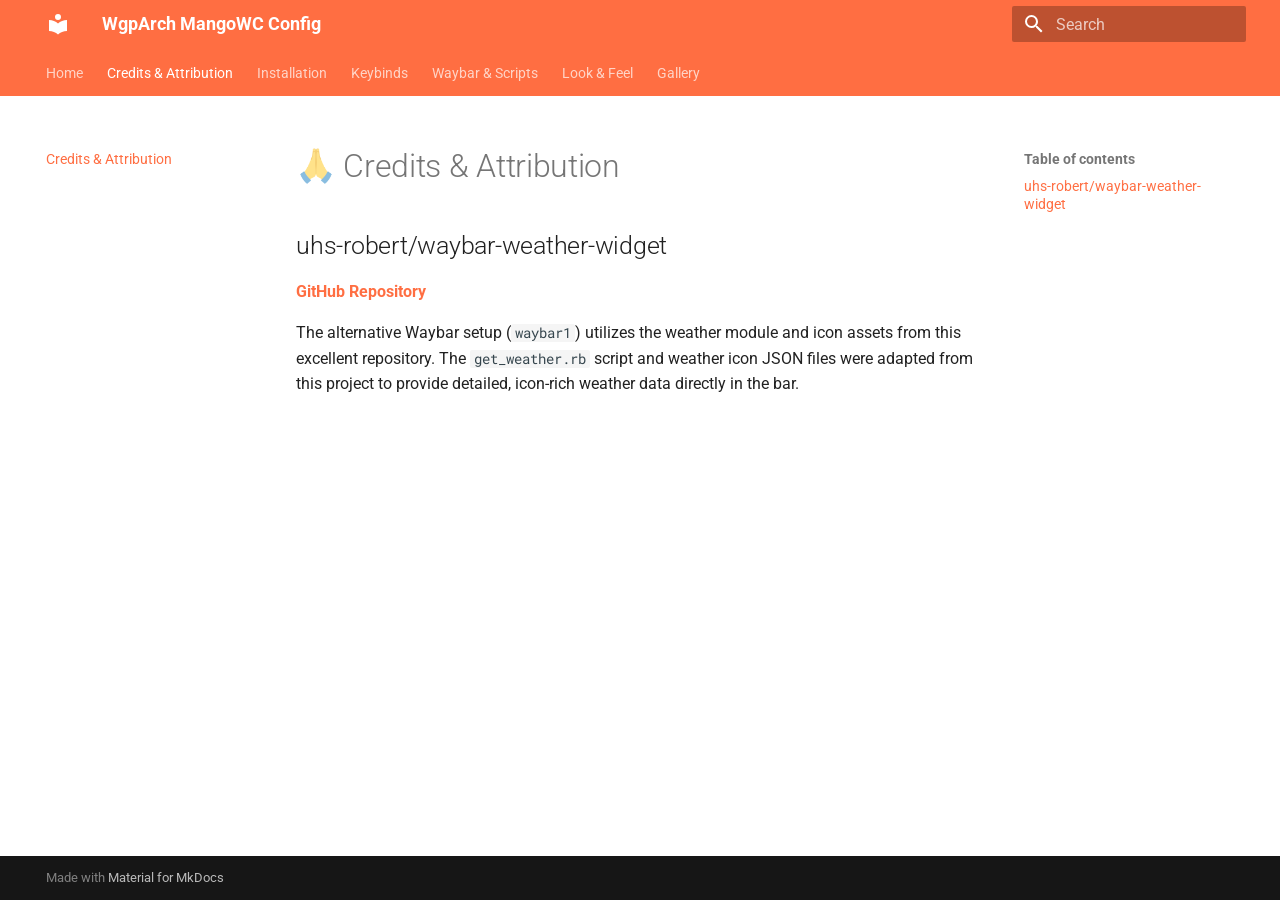
<file: credits/index.html>
<!doctype html>
<html lang="en" class="no-js">
  <head>
    
      <meta charset="utf-8">
      <meta name="viewport" content="width=device-width,initial-scale=1">
      
      
      
        <link rel="canonical" href="https://wgparch.codeberg.page/mangowc/credits/">
      
      
        <link rel="prev" href="..">
      
      
        <link rel="next" href="../installation/">
      
      
        
      
      
      <link rel="icon" href="../assets/images/favicon.png">
      <meta name="generator" content="mkdocs-1.6.1, mkdocs-material-9.7.6">
    
    
      
        <title>Credits & Attribution - WgpArch MangoWC Config</title>
      
    
    
      <link rel="stylesheet" href="../assets/stylesheets/main.484c7ddc.min.css">
      
        
        <link rel="stylesheet" href="../assets/stylesheets/palette.ab4e12ef.min.css">
      
      


    
    
      
    
    
      
        
        
        <link rel="preconnect" href="https://fonts.gstatic.com" crossorigin>
        <link rel="stylesheet" href="https://fonts.googleapis.com/css?family=Roboto:300,300i,400,400i,700,700i%7CRoboto+Mono:400,400i,700,700i&display=fallback">
        <style>:root{--md-text-font:"Roboto";--md-code-font:"Roboto Mono"}</style>
      
    
    
    <script>__md_scope=new URL("..",location),__md_hash=e=>[...e].reduce(((e,_)=>(e<<5)-e+_.charCodeAt(0)),0),__md_get=(e,_=localStorage,t=__md_scope)=>JSON.parse(_.getItem(t.pathname+"."+e)),__md_set=(e,_,t=localStorage,a=__md_scope)=>{try{t.setItem(a.pathname+"."+e,JSON.stringify(_))}catch(e){}}</script>
    
      

    
    
  </head>
  
  
    
    
    
    
    
    <body dir="ltr" data-md-color-scheme="default" data-md-color-primary="deep-orange" data-md-color-accent="orange">
  
    
    <input class="md-toggle" data-md-toggle="drawer" type="checkbox" id="__drawer" autocomplete="off">
    <input class="md-toggle" data-md-toggle="search" type="checkbox" id="__search" autocomplete="off">
    <label class="md-overlay" for="__drawer"></label>
    <div data-md-component="skip">
      
        
        <a href="#credits-attribution" class="md-skip">
          Skip to content
        </a>
      
    </div>
    <div data-md-component="announce">
      
    </div>
    
    
      

<header class="md-header" data-md-component="header">
  <nav class="md-header__inner md-grid" aria-label="Header">
    <a href=".." title="WgpArch MangoWC Config" class="md-header__button md-logo" aria-label="WgpArch MangoWC Config" data-md-component="logo">
      
  
  <svg xmlns="http://www.w3.org/2000/svg" viewBox="0 0 24 24"><path d="M12 8a3 3 0 0 0 3-3 3 3 0 0 0-3-3 3 3 0 0 0-3 3 3 3 0 0 0 3 3m0 3.54C9.64 9.35 6.5 8 3 8v11c3.5 0 6.64 1.35 9 3.54 2.36-2.19 5.5-3.54 9-3.54V8c-3.5 0-6.64 1.35-9 3.54"/></svg>

    </a>
    <label class="md-header__button md-icon" for="__drawer">
      
      <svg xmlns="http://www.w3.org/2000/svg" viewBox="0 0 24 24"><path d="M3 6h18v2H3zm0 5h18v2H3zm0 5h18v2H3z"/></svg>
    </label>
    <div class="md-header__title" data-md-component="header-title">
      <div class="md-header__ellipsis">
        <div class="md-header__topic">
          <span class="md-ellipsis">
            WgpArch MangoWC Config
          </span>
        </div>
        <div class="md-header__topic" data-md-component="header-topic">
          <span class="md-ellipsis">
            
              Credits & Attribution
            
          </span>
        </div>
      </div>
    </div>
    
      
    
    
    
    
      
      
        <label class="md-header__button md-icon" for="__search">
          
          <svg xmlns="http://www.w3.org/2000/svg" viewBox="0 0 24 24"><path d="M9.5 3A6.5 6.5 0 0 1 16 9.5c0 1.61-.59 3.09-1.56 4.23l.27.27h.79l5 5-1.5 1.5-5-5v-.79l-.27-.27A6.52 6.52 0 0 1 9.5 16 6.5 6.5 0 0 1 3 9.5 6.5 6.5 0 0 1 9.5 3m0 2C7 5 5 7 5 9.5S7 14 9.5 14 14 12 14 9.5 12 5 9.5 5"/></svg>
        </label>
        <div class="md-search" data-md-component="search" role="dialog">
  <label class="md-search__overlay" for="__search"></label>
  <div class="md-search__inner" role="search">
    <form class="md-search__form" name="search">
      <input type="text" class="md-search__input" name="query" aria-label="Search" placeholder="Search" autocapitalize="off" autocorrect="off" autocomplete="off" spellcheck="false" data-md-component="search-query" required>
      <label class="md-search__icon md-icon" for="__search">
        
        <svg xmlns="http://www.w3.org/2000/svg" viewBox="0 0 24 24"><path d="M9.5 3A6.5 6.5 0 0 1 16 9.5c0 1.61-.59 3.09-1.56 4.23l.27.27h.79l5 5-1.5 1.5-5-5v-.79l-.27-.27A6.52 6.52 0 0 1 9.5 16 6.5 6.5 0 0 1 3 9.5 6.5 6.5 0 0 1 9.5 3m0 2C7 5 5 7 5 9.5S7 14 9.5 14 14 12 14 9.5 12 5 9.5 5"/></svg>
        
        <svg xmlns="http://www.w3.org/2000/svg" viewBox="0 0 24 24"><path d="M20 11v2H8l5.5 5.5-1.42 1.42L4.16 12l7.92-7.92L13.5 5.5 8 11z"/></svg>
      </label>
      <nav class="md-search__options" aria-label="Search">
        
        <button type="reset" class="md-search__icon md-icon" title="Clear" aria-label="Clear" tabindex="-1">
          
          <svg xmlns="http://www.w3.org/2000/svg" viewBox="0 0 24 24"><path d="M19 6.41 17.59 5 12 10.59 6.41 5 5 6.41 10.59 12 5 17.59 6.41 19 12 13.41 17.59 19 19 17.59 13.41 12z"/></svg>
        </button>
      </nav>
      
    </form>
    <div class="md-search__output">
      <div class="md-search__scrollwrap" tabindex="0" data-md-scrollfix>
        <div class="md-search-result" data-md-component="search-result">
          <div class="md-search-result__meta">
            Initializing search
          </div>
          <ol class="md-search-result__list" role="presentation"></ol>
        </div>
      </div>
    </div>
  </div>
</div>
      
    
    
  </nav>
  
</header>
    
    <div class="md-container" data-md-component="container">
      
      
        
          
            
<nav class="md-tabs" aria-label="Tabs" data-md-component="tabs">
  <div class="md-grid">
    <ul class="md-tabs__list">
      
        
  
  
  
  
    <li class="md-tabs__item">
      <a href=".." class="md-tabs__link">
        
  
  
    
  
  Home

      </a>
    </li>
  

      
        
  
  
  
    
  
  
    <li class="md-tabs__item md-tabs__item--active">
      <a href="./" class="md-tabs__link">
        
  
  
    
  
  Credits & Attribution

      </a>
    </li>
  

      
        
  
  
  
  
    <li class="md-tabs__item">
      <a href="../installation/" class="md-tabs__link">
        
  
  
    
  
  Installation

      </a>
    </li>
  

      
        
  
  
  
  
    <li class="md-tabs__item">
      <a href="../keybinds/" class="md-tabs__link">
        
  
  
    
  
  Keybinds

      </a>
    </li>
  

      
        
  
  
  
  
    <li class="md-tabs__item">
      <a href="../waybar/" class="md-tabs__link">
        
  
  
    
  
  Waybar & Scripts

      </a>
    </li>
  

      
        
  
  
  
  
    <li class="md-tabs__item">
      <a href="../theming/" class="md-tabs__link">
        
  
  
    
  
  Look & Feel

      </a>
    </li>
  

      
        
  
  
  
  
    <li class="md-tabs__item">
      <a href="../gallery/" class="md-tabs__link">
        
  
  
    
  
  Gallery

      </a>
    </li>
  

      
    </ul>
  </div>
</nav>
          
        
      
      <main class="md-main" data-md-component="main">
        <div class="md-main__inner md-grid">
          
            
              
              <div class="md-sidebar md-sidebar--primary" data-md-component="sidebar" data-md-type="navigation" >
                <div class="md-sidebar__scrollwrap">
                  <div class="md-sidebar__inner">
                    


  


<nav class="md-nav md-nav--primary md-nav--lifted" aria-label="Navigation" data-md-level="0">
  <label class="md-nav__title" for="__drawer">
    <a href=".." title="WgpArch MangoWC Config" class="md-nav__button md-logo" aria-label="WgpArch MangoWC Config" data-md-component="logo">
      
  
  <svg xmlns="http://www.w3.org/2000/svg" viewBox="0 0 24 24"><path d="M12 8a3 3 0 0 0 3-3 3 3 0 0 0-3-3 3 3 0 0 0-3 3 3 3 0 0 0 3 3m0 3.54C9.64 9.35 6.5 8 3 8v11c3.5 0 6.64 1.35 9 3.54 2.36-2.19 5.5-3.54 9-3.54V8c-3.5 0-6.64 1.35-9 3.54"/></svg>

    </a>
    WgpArch MangoWC Config
  </label>
  
  <ul class="md-nav__list" data-md-scrollfix>
    
      
      
  
  
  
  
    <li class="md-nav__item">
      <a href=".." class="md-nav__link">
        
  
  
  <span class="md-ellipsis">
    
  
    Home
  

    
  </span>
  
  

      </a>
    </li>
  

    
      
      
  
  
    
  
  
  
    <li class="md-nav__item md-nav__item--active">
      
      <input class="md-nav__toggle md-toggle" type="checkbox" id="__toc">
      
      
        
      
      
        <label class="md-nav__link md-nav__link--active" for="__toc">
          
  
  
  <span class="md-ellipsis">
    
  
    Credits & Attribution
  

    
  </span>
  
  

          <span class="md-nav__icon md-icon"></span>
        </label>
      
      <a href="./" class="md-nav__link md-nav__link--active">
        
  
  
  <span class="md-ellipsis">
    
  
    Credits & Attribution
  

    
  </span>
  
  

      </a>
      
        

<nav class="md-nav md-nav--secondary" aria-label="Table of contents">
  
  
  
    
  
  
    <label class="md-nav__title" for="__toc">
      <span class="md-nav__icon md-icon"></span>
      Table of contents
    </label>
    <ul class="md-nav__list" data-md-component="toc" data-md-scrollfix>
      
        <li class="md-nav__item">
  <a href="#uhs-robertwaybar-weather-widget" class="md-nav__link">
    <span class="md-ellipsis">
      
        uhs-robert/waybar-weather-widget
      
    </span>
  </a>
  
</li>
      
    </ul>
  
</nav>
      
    </li>
  

    
      
      
  
  
  
  
    <li class="md-nav__item">
      <a href="../installation/" class="md-nav__link">
        
  
  
  <span class="md-ellipsis">
    
  
    Installation
  

    
  </span>
  
  

      </a>
    </li>
  

    
      
      
  
  
  
  
    <li class="md-nav__item">
      <a href="../keybinds/" class="md-nav__link">
        
  
  
  <span class="md-ellipsis">
    
  
    Keybinds
  

    
  </span>
  
  

      </a>
    </li>
  

    
      
      
  
  
  
  
    <li class="md-nav__item">
      <a href="../waybar/" class="md-nav__link">
        
  
  
  <span class="md-ellipsis">
    
  
    Waybar & Scripts
  

    
  </span>
  
  

      </a>
    </li>
  

    
      
      
  
  
  
  
    <li class="md-nav__item">
      <a href="../theming/" class="md-nav__link">
        
  
  
  <span class="md-ellipsis">
    
  
    Look & Feel
  

    
  </span>
  
  

      </a>
    </li>
  

    
      
      
  
  
  
  
    <li class="md-nav__item">
      <a href="../gallery/" class="md-nav__link">
        
  
  
  <span class="md-ellipsis">
    
  
    Gallery
  

    
  </span>
  
  

      </a>
    </li>
  

    
  </ul>
</nav>
                  </div>
                </div>
              </div>
            
            
              
              <div class="md-sidebar md-sidebar--secondary" data-md-component="sidebar" data-md-type="toc" >
                <div class="md-sidebar__scrollwrap">
                  <div class="md-sidebar__inner">
                    

<nav class="md-nav md-nav--secondary" aria-label="Table of contents">
  
  
  
    
  
  
    <label class="md-nav__title" for="__toc">
      <span class="md-nav__icon md-icon"></span>
      Table of contents
    </label>
    <ul class="md-nav__list" data-md-component="toc" data-md-scrollfix>
      
        <li class="md-nav__item">
  <a href="#uhs-robertwaybar-weather-widget" class="md-nav__link">
    <span class="md-ellipsis">
      
        uhs-robert/waybar-weather-widget
      
    </span>
  </a>
  
</li>
      
    </ul>
  
</nav>
                  </div>
                </div>
              </div>
            
          
          
            <div class="md-content" data-md-component="content">
              
              <article class="md-content__inner md-typeset">
                
                  



<h1 id="credits-attribution">🙏 Credits &amp; Attribution</h1>
<h2 id="uhs-robertwaybar-weather-widget">uhs-robert/waybar-weather-widget</h2>
<p><strong><a href="https://github.com/uhs-robert/waybar-weather-widget">GitHub Repository</a></strong></p>
<p>The alternative Waybar setup (<code>waybar1</code>) utilizes the weather module and icon assets from this excellent repository. The <code>get_weather.rb</code> script and weather icon JSON files were adapted from this project to provide detailed, icon-rich weather data directly in the bar.</p>












                
              </article>
            </div>
          
          
<script>var target=document.getElementById(location.hash.slice(1));target&&target.name&&(target.checked=target.name.startsWith("__tabbed_"))</script>
        </div>
        
      </main>
      
        <footer class="md-footer">
  
  <div class="md-footer-meta md-typeset">
    <div class="md-footer-meta__inner md-grid">
      <div class="md-copyright">
  
  
    Made with
    <a href="https://squidfunk.github.io/mkdocs-material/" target="_blank" rel="noopener">
      Material for MkDocs
    </a>
  
</div>
      
    </div>
  </div>
</footer>
      
    </div>
    <div class="md-dialog" data-md-component="dialog">
      <div class="md-dialog__inner md-typeset"></div>
    </div>
    
    
    
      
      
      <script id="__config" type="application/json">{"annotate": null, "base": "..", "features": ["navigation.tabs", "navigation.expand"], "search": "../assets/javascripts/workers/search.2c215733.min.js", "tags": null, "translations": {"clipboard.copied": "Copied to clipboard", "clipboard.copy": "Copy to clipboard", "search.result.more.one": "1 more on this page", "search.result.more.other": "# more on this page", "search.result.none": "No matching documents", "search.result.one": "1 matching document", "search.result.other": "# matching documents", "search.result.placeholder": "Type to start searching", "search.result.term.missing": "Missing", "select.version": "Select version"}, "version": null}</script>
    
    
      <script src="../assets/javascripts/bundle.79ae519e.min.js"></script>
      
    
  </body>
</html>
</file>
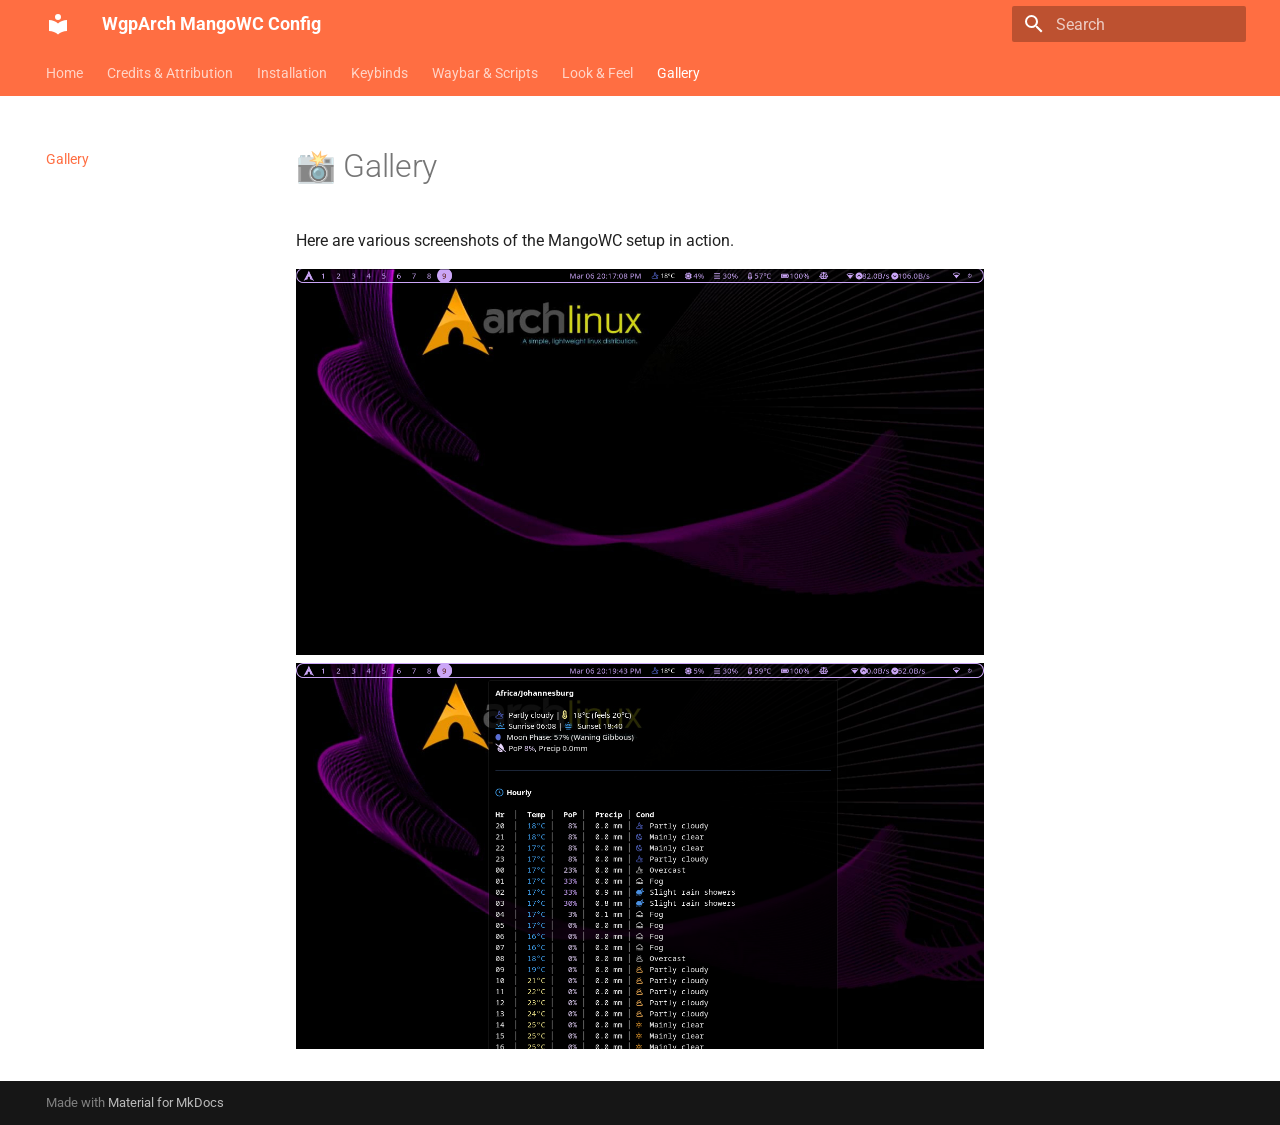
<file: gallery/index.html>
<!doctype html>
<html lang="en" class="no-js">
  <head>
    
      <meta charset="utf-8">
      <meta name="viewport" content="width=device-width,initial-scale=1">
      
      
      
        <link rel="canonical" href="https://wgparch.codeberg.page/mangowc/gallery/">
      
      
        <link rel="prev" href="../theming/">
      
      
      
        
      
      
      <link rel="icon" href="../assets/images/favicon.png">
      <meta name="generator" content="mkdocs-1.6.1, mkdocs-material-9.7.6">
    
    
      
        <title>Gallery - WgpArch MangoWC Config</title>
      
    
    
      <link rel="stylesheet" href="../assets/stylesheets/main.484c7ddc.min.css">
      
        
        <link rel="stylesheet" href="../assets/stylesheets/palette.ab4e12ef.min.css">
      
      


    
    
      
    
    
      
        
        
        <link rel="preconnect" href="https://fonts.gstatic.com" crossorigin>
        <link rel="stylesheet" href="https://fonts.googleapis.com/css?family=Roboto:300,300i,400,400i,700,700i%7CRoboto+Mono:400,400i,700,700i&display=fallback">
        <style>:root{--md-text-font:"Roboto";--md-code-font:"Roboto Mono"}</style>
      
    
    
    <script>__md_scope=new URL("..",location),__md_hash=e=>[...e].reduce(((e,_)=>(e<<5)-e+_.charCodeAt(0)),0),__md_get=(e,_=localStorage,t=__md_scope)=>JSON.parse(_.getItem(t.pathname+"."+e)),__md_set=(e,_,t=localStorage,a=__md_scope)=>{try{t.setItem(a.pathname+"."+e,JSON.stringify(_))}catch(e){}}</script>
    
      

    
    
  </head>
  
  
    
    
    
    
    
    <body dir="ltr" data-md-color-scheme="default" data-md-color-primary="deep-orange" data-md-color-accent="orange">
  
    
    <input class="md-toggle" data-md-toggle="drawer" type="checkbox" id="__drawer" autocomplete="off">
    <input class="md-toggle" data-md-toggle="search" type="checkbox" id="__search" autocomplete="off">
    <label class="md-overlay" for="__drawer"></label>
    <div data-md-component="skip">
      
        
        <a href="#gallery" class="md-skip">
          Skip to content
        </a>
      
    </div>
    <div data-md-component="announce">
      
    </div>
    
    
      

<header class="md-header" data-md-component="header">
  <nav class="md-header__inner md-grid" aria-label="Header">
    <a href=".." title="WgpArch MangoWC Config" class="md-header__button md-logo" aria-label="WgpArch MangoWC Config" data-md-component="logo">
      
  
  <svg xmlns="http://www.w3.org/2000/svg" viewBox="0 0 24 24"><path d="M12 8a3 3 0 0 0 3-3 3 3 0 0 0-3-3 3 3 0 0 0-3 3 3 3 0 0 0 3 3m0 3.54C9.64 9.35 6.5 8 3 8v11c3.5 0 6.64 1.35 9 3.54 2.36-2.19 5.5-3.54 9-3.54V8c-3.5 0-6.64 1.35-9 3.54"/></svg>

    </a>
    <label class="md-header__button md-icon" for="__drawer">
      
      <svg xmlns="http://www.w3.org/2000/svg" viewBox="0 0 24 24"><path d="M3 6h18v2H3zm0 5h18v2H3zm0 5h18v2H3z"/></svg>
    </label>
    <div class="md-header__title" data-md-component="header-title">
      <div class="md-header__ellipsis">
        <div class="md-header__topic">
          <span class="md-ellipsis">
            WgpArch MangoWC Config
          </span>
        </div>
        <div class="md-header__topic" data-md-component="header-topic">
          <span class="md-ellipsis">
            
              Gallery
            
          </span>
        </div>
      </div>
    </div>
    
      
    
    
    
    
      
      
        <label class="md-header__button md-icon" for="__search">
          
          <svg xmlns="http://www.w3.org/2000/svg" viewBox="0 0 24 24"><path d="M9.5 3A6.5 6.5 0 0 1 16 9.5c0 1.61-.59 3.09-1.56 4.23l.27.27h.79l5 5-1.5 1.5-5-5v-.79l-.27-.27A6.52 6.52 0 0 1 9.5 16 6.5 6.5 0 0 1 3 9.5 6.5 6.5 0 0 1 9.5 3m0 2C7 5 5 7 5 9.5S7 14 9.5 14 14 12 14 9.5 12 5 9.5 5"/></svg>
        </label>
        <div class="md-search" data-md-component="search" role="dialog">
  <label class="md-search__overlay" for="__search"></label>
  <div class="md-search__inner" role="search">
    <form class="md-search__form" name="search">
      <input type="text" class="md-search__input" name="query" aria-label="Search" placeholder="Search" autocapitalize="off" autocorrect="off" autocomplete="off" spellcheck="false" data-md-component="search-query" required>
      <label class="md-search__icon md-icon" for="__search">
        
        <svg xmlns="http://www.w3.org/2000/svg" viewBox="0 0 24 24"><path d="M9.5 3A6.5 6.5 0 0 1 16 9.5c0 1.61-.59 3.09-1.56 4.23l.27.27h.79l5 5-1.5 1.5-5-5v-.79l-.27-.27A6.52 6.52 0 0 1 9.5 16 6.5 6.5 0 0 1 3 9.5 6.5 6.5 0 0 1 9.5 3m0 2C7 5 5 7 5 9.5S7 14 9.5 14 14 12 14 9.5 12 5 9.5 5"/></svg>
        
        <svg xmlns="http://www.w3.org/2000/svg" viewBox="0 0 24 24"><path d="M20 11v2H8l5.5 5.5-1.42 1.42L4.16 12l7.92-7.92L13.5 5.5 8 11z"/></svg>
      </label>
      <nav class="md-search__options" aria-label="Search">
        
        <button type="reset" class="md-search__icon md-icon" title="Clear" aria-label="Clear" tabindex="-1">
          
          <svg xmlns="http://www.w3.org/2000/svg" viewBox="0 0 24 24"><path d="M19 6.41 17.59 5 12 10.59 6.41 5 5 6.41 10.59 12 5 17.59 6.41 19 12 13.41 17.59 19 19 17.59 13.41 12z"/></svg>
        </button>
      </nav>
      
    </form>
    <div class="md-search__output">
      <div class="md-search__scrollwrap" tabindex="0" data-md-scrollfix>
        <div class="md-search-result" data-md-component="search-result">
          <div class="md-search-result__meta">
            Initializing search
          </div>
          <ol class="md-search-result__list" role="presentation"></ol>
        </div>
      </div>
    </div>
  </div>
</div>
      
    
    
  </nav>
  
</header>
    
    <div class="md-container" data-md-component="container">
      
      
        
          
            
<nav class="md-tabs" aria-label="Tabs" data-md-component="tabs">
  <div class="md-grid">
    <ul class="md-tabs__list">
      
        
  
  
  
  
    <li class="md-tabs__item">
      <a href=".." class="md-tabs__link">
        
  
  
    
  
  Home

      </a>
    </li>
  

      
        
  
  
  
  
    <li class="md-tabs__item">
      <a href="../credits/" class="md-tabs__link">
        
  
  
    
  
  Credits & Attribution

      </a>
    </li>
  

      
        
  
  
  
  
    <li class="md-tabs__item">
      <a href="../installation/" class="md-tabs__link">
        
  
  
    
  
  Installation

      </a>
    </li>
  

      
        
  
  
  
  
    <li class="md-tabs__item">
      <a href="../keybinds/" class="md-tabs__link">
        
  
  
    
  
  Keybinds

      </a>
    </li>
  

      
        
  
  
  
  
    <li class="md-tabs__item">
      <a href="../waybar/" class="md-tabs__link">
        
  
  
    
  
  Waybar & Scripts

      </a>
    </li>
  

      
        
  
  
  
  
    <li class="md-tabs__item">
      <a href="../theming/" class="md-tabs__link">
        
  
  
    
  
  Look & Feel

      </a>
    </li>
  

      
        
  
  
  
    
  
  
    <li class="md-tabs__item md-tabs__item--active">
      <a href="./" class="md-tabs__link">
        
  
  
    
  
  Gallery

      </a>
    </li>
  

      
    </ul>
  </div>
</nav>
          
        
      
      <main class="md-main" data-md-component="main">
        <div class="md-main__inner md-grid">
          
            
              
              <div class="md-sidebar md-sidebar--primary" data-md-component="sidebar" data-md-type="navigation" >
                <div class="md-sidebar__scrollwrap">
                  <div class="md-sidebar__inner">
                    


  


<nav class="md-nav md-nav--primary md-nav--lifted" aria-label="Navigation" data-md-level="0">
  <label class="md-nav__title" for="__drawer">
    <a href=".." title="WgpArch MangoWC Config" class="md-nav__button md-logo" aria-label="WgpArch MangoWC Config" data-md-component="logo">
      
  
  <svg xmlns="http://www.w3.org/2000/svg" viewBox="0 0 24 24"><path d="M12 8a3 3 0 0 0 3-3 3 3 0 0 0-3-3 3 3 0 0 0-3 3 3 3 0 0 0 3 3m0 3.54C9.64 9.35 6.5 8 3 8v11c3.5 0 6.64 1.35 9 3.54 2.36-2.19 5.5-3.54 9-3.54V8c-3.5 0-6.64 1.35-9 3.54"/></svg>

    </a>
    WgpArch MangoWC Config
  </label>
  
  <ul class="md-nav__list" data-md-scrollfix>
    
      
      
  
  
  
  
    <li class="md-nav__item">
      <a href=".." class="md-nav__link">
        
  
  
  <span class="md-ellipsis">
    
  
    Home
  

    
  </span>
  
  

      </a>
    </li>
  

    
      
      
  
  
  
  
    <li class="md-nav__item">
      <a href="../credits/" class="md-nav__link">
        
  
  
  <span class="md-ellipsis">
    
  
    Credits & Attribution
  

    
  </span>
  
  

      </a>
    </li>
  

    
      
      
  
  
  
  
    <li class="md-nav__item">
      <a href="../installation/" class="md-nav__link">
        
  
  
  <span class="md-ellipsis">
    
  
    Installation
  

    
  </span>
  
  

      </a>
    </li>
  

    
      
      
  
  
  
  
    <li class="md-nav__item">
      <a href="../keybinds/" class="md-nav__link">
        
  
  
  <span class="md-ellipsis">
    
  
    Keybinds
  

    
  </span>
  
  

      </a>
    </li>
  

    
      
      
  
  
  
  
    <li class="md-nav__item">
      <a href="../waybar/" class="md-nav__link">
        
  
  
  <span class="md-ellipsis">
    
  
    Waybar & Scripts
  

    
  </span>
  
  

      </a>
    </li>
  

    
      
      
  
  
  
  
    <li class="md-nav__item">
      <a href="../theming/" class="md-nav__link">
        
  
  
  <span class="md-ellipsis">
    
  
    Look & Feel
  

    
  </span>
  
  

      </a>
    </li>
  

    
      
      
  
  
    
  
  
  
    <li class="md-nav__item md-nav__item--active">
      
      <input class="md-nav__toggle md-toggle" type="checkbox" id="__toc">
      
      
        
      
      
      <a href="./" class="md-nav__link md-nav__link--active">
        
  
  
  <span class="md-ellipsis">
    
  
    Gallery
  

    
  </span>
  
  

      </a>
      
    </li>
  

    
  </ul>
</nav>
                  </div>
                </div>
              </div>
            
            
              
              <div class="md-sidebar md-sidebar--secondary" data-md-component="sidebar" data-md-type="toc" >
                <div class="md-sidebar__scrollwrap">
                  <div class="md-sidebar__inner">
                    

<nav class="md-nav md-nav--secondary" aria-label="Table of contents">
  
  
  
    
  
  
</nav>
                  </div>
                </div>
              </div>
            
          
          
            <div class="md-content" data-md-component="content">
              
              <article class="md-content__inner md-typeset">
                
                  



<h1 id="gallery">📸 Gallery</h1>
<p>Here are various screenshots of the MangoWC setup in action.</p>
<p><img alt="Screenshot 1" src="../screenshots/Mango_Screenshot_06-03-2026_20-17-03.png" />
<img alt="Screenshot 2" src="../screenshots/Mango_Wether_Screenshot_06-03-2026_20-19-43.png" /></p>












                
              </article>
            </div>
          
          
<script>var target=document.getElementById(location.hash.slice(1));target&&target.name&&(target.checked=target.name.startsWith("__tabbed_"))</script>
        </div>
        
      </main>
      
        <footer class="md-footer">
  
  <div class="md-footer-meta md-typeset">
    <div class="md-footer-meta__inner md-grid">
      <div class="md-copyright">
  
  
    Made with
    <a href="https://squidfunk.github.io/mkdocs-material/" target="_blank" rel="noopener">
      Material for MkDocs
    </a>
  
</div>
      
    </div>
  </div>
</footer>
      
    </div>
    <div class="md-dialog" data-md-component="dialog">
      <div class="md-dialog__inner md-typeset"></div>
    </div>
    
    
    
      
      
      <script id="__config" type="application/json">{"annotate": null, "base": "..", "features": ["navigation.tabs", "navigation.expand"], "search": "../assets/javascripts/workers/search.2c215733.min.js", "tags": null, "translations": {"clipboard.copied": "Copied to clipboard", "clipboard.copy": "Copy to clipboard", "search.result.more.one": "1 more on this page", "search.result.more.other": "# more on this page", "search.result.none": "No matching documents", "search.result.one": "1 matching document", "search.result.other": "# matching documents", "search.result.placeholder": "Type to start searching", "search.result.term.missing": "Missing", "select.version": "Select version"}, "version": null}</script>
    
    
      <script src="../assets/javascripts/bundle.79ae519e.min.js"></script>
      
    
  </body>
</html>
</file>
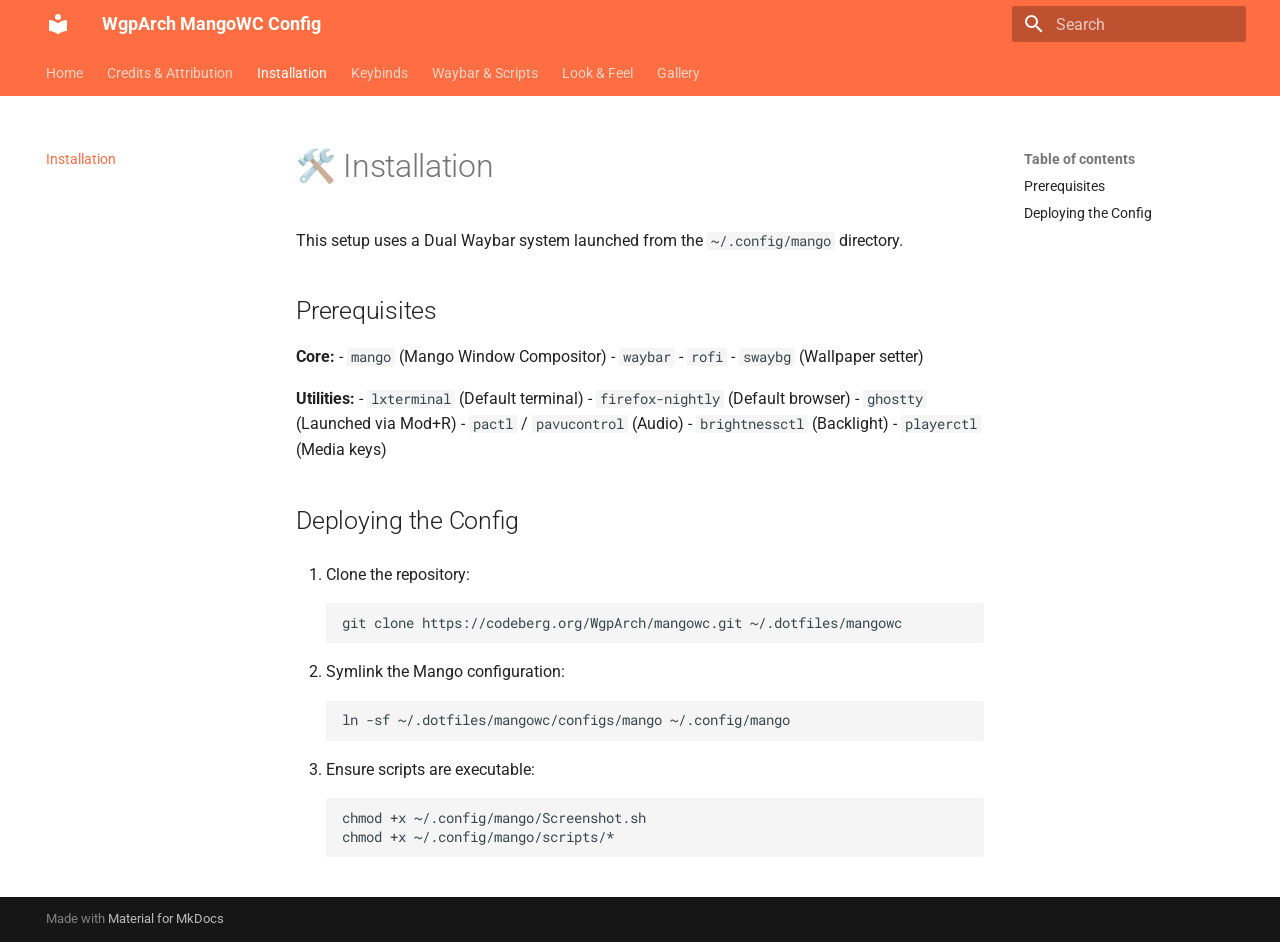
<file: installation/index.html>
<!doctype html>
<html lang="en" class="no-js">
  <head>
    
      <meta charset="utf-8">
      <meta name="viewport" content="width=device-width,initial-scale=1">
      
      
      
        <link rel="canonical" href="https://wgparch.codeberg.page/mangowc/installation/">
      
      
        <link rel="prev" href="../credits/">
      
      
        <link rel="next" href="../keybinds/">
      
      
        
      
      
      <link rel="icon" href="../assets/images/favicon.png">
      <meta name="generator" content="mkdocs-1.6.1, mkdocs-material-9.7.6">
    
    
      
        <title>Installation - WgpArch MangoWC Config</title>
      
    
    
      <link rel="stylesheet" href="../assets/stylesheets/main.484c7ddc.min.css">
      
        
        <link rel="stylesheet" href="../assets/stylesheets/palette.ab4e12ef.min.css">
      
      


    
    
      
    
    
      
        
        
        <link rel="preconnect" href="https://fonts.gstatic.com" crossorigin>
        <link rel="stylesheet" href="https://fonts.googleapis.com/css?family=Roboto:300,300i,400,400i,700,700i%7CRoboto+Mono:400,400i,700,700i&display=fallback">
        <style>:root{--md-text-font:"Roboto";--md-code-font:"Roboto Mono"}</style>
      
    
    
    <script>__md_scope=new URL("..",location),__md_hash=e=>[...e].reduce(((e,_)=>(e<<5)-e+_.charCodeAt(0)),0),__md_get=(e,_=localStorage,t=__md_scope)=>JSON.parse(_.getItem(t.pathname+"."+e)),__md_set=(e,_,t=localStorage,a=__md_scope)=>{try{t.setItem(a.pathname+"."+e,JSON.stringify(_))}catch(e){}}</script>
    
      

    
    
  </head>
  
  
    
    
    
    
    
    <body dir="ltr" data-md-color-scheme="default" data-md-color-primary="deep-orange" data-md-color-accent="orange">
  
    
    <input class="md-toggle" data-md-toggle="drawer" type="checkbox" id="__drawer" autocomplete="off">
    <input class="md-toggle" data-md-toggle="search" type="checkbox" id="__search" autocomplete="off">
    <label class="md-overlay" for="__drawer"></label>
    <div data-md-component="skip">
      
        
        <a href="#installation" class="md-skip">
          Skip to content
        </a>
      
    </div>
    <div data-md-component="announce">
      
    </div>
    
    
      

<header class="md-header" data-md-component="header">
  <nav class="md-header__inner md-grid" aria-label="Header">
    <a href=".." title="WgpArch MangoWC Config" class="md-header__button md-logo" aria-label="WgpArch MangoWC Config" data-md-component="logo">
      
  
  <svg xmlns="http://www.w3.org/2000/svg" viewBox="0 0 24 24"><path d="M12 8a3 3 0 0 0 3-3 3 3 0 0 0-3-3 3 3 0 0 0-3 3 3 3 0 0 0 3 3m0 3.54C9.64 9.35 6.5 8 3 8v11c3.5 0 6.64 1.35 9 3.54 2.36-2.19 5.5-3.54 9-3.54V8c-3.5 0-6.64 1.35-9 3.54"/></svg>

    </a>
    <label class="md-header__button md-icon" for="__drawer">
      
      <svg xmlns="http://www.w3.org/2000/svg" viewBox="0 0 24 24"><path d="M3 6h18v2H3zm0 5h18v2H3zm0 5h18v2H3z"/></svg>
    </label>
    <div class="md-header__title" data-md-component="header-title">
      <div class="md-header__ellipsis">
        <div class="md-header__topic">
          <span class="md-ellipsis">
            WgpArch MangoWC Config
          </span>
        </div>
        <div class="md-header__topic" data-md-component="header-topic">
          <span class="md-ellipsis">
            
              Installation
            
          </span>
        </div>
      </div>
    </div>
    
      
    
    
    
    
      
      
        <label class="md-header__button md-icon" for="__search">
          
          <svg xmlns="http://www.w3.org/2000/svg" viewBox="0 0 24 24"><path d="M9.5 3A6.5 6.5 0 0 1 16 9.5c0 1.61-.59 3.09-1.56 4.23l.27.27h.79l5 5-1.5 1.5-5-5v-.79l-.27-.27A6.52 6.52 0 0 1 9.5 16 6.5 6.5 0 0 1 3 9.5 6.5 6.5 0 0 1 9.5 3m0 2C7 5 5 7 5 9.5S7 14 9.5 14 14 12 14 9.5 12 5 9.5 5"/></svg>
        </label>
        <div class="md-search" data-md-component="search" role="dialog">
  <label class="md-search__overlay" for="__search"></label>
  <div class="md-search__inner" role="search">
    <form class="md-search__form" name="search">
      <input type="text" class="md-search__input" name="query" aria-label="Search" placeholder="Search" autocapitalize="off" autocorrect="off" autocomplete="off" spellcheck="false" data-md-component="search-query" required>
      <label class="md-search__icon md-icon" for="__search">
        
        <svg xmlns="http://www.w3.org/2000/svg" viewBox="0 0 24 24"><path d="M9.5 3A6.5 6.5 0 0 1 16 9.5c0 1.61-.59 3.09-1.56 4.23l.27.27h.79l5 5-1.5 1.5-5-5v-.79l-.27-.27A6.52 6.52 0 0 1 9.5 16 6.5 6.5 0 0 1 3 9.5 6.5 6.5 0 0 1 9.5 3m0 2C7 5 5 7 5 9.5S7 14 9.5 14 14 12 14 9.5 12 5 9.5 5"/></svg>
        
        <svg xmlns="http://www.w3.org/2000/svg" viewBox="0 0 24 24"><path d="M20 11v2H8l5.5 5.5-1.42 1.42L4.16 12l7.92-7.92L13.5 5.5 8 11z"/></svg>
      </label>
      <nav class="md-search__options" aria-label="Search">
        
        <button type="reset" class="md-search__icon md-icon" title="Clear" aria-label="Clear" tabindex="-1">
          
          <svg xmlns="http://www.w3.org/2000/svg" viewBox="0 0 24 24"><path d="M19 6.41 17.59 5 12 10.59 6.41 5 5 6.41 10.59 12 5 17.59 6.41 19 12 13.41 17.59 19 19 17.59 13.41 12z"/></svg>
        </button>
      </nav>
      
    </form>
    <div class="md-search__output">
      <div class="md-search__scrollwrap" tabindex="0" data-md-scrollfix>
        <div class="md-search-result" data-md-component="search-result">
          <div class="md-search-result__meta">
            Initializing search
          </div>
          <ol class="md-search-result__list" role="presentation"></ol>
        </div>
      </div>
    </div>
  </div>
</div>
      
    
    
  </nav>
  
</header>
    
    <div class="md-container" data-md-component="container">
      
      
        
          
            
<nav class="md-tabs" aria-label="Tabs" data-md-component="tabs">
  <div class="md-grid">
    <ul class="md-tabs__list">
      
        
  
  
  
  
    <li class="md-tabs__item">
      <a href=".." class="md-tabs__link">
        
  
  
    
  
  Home

      </a>
    </li>
  

      
        
  
  
  
  
    <li class="md-tabs__item">
      <a href="../credits/" class="md-tabs__link">
        
  
  
    
  
  Credits & Attribution

      </a>
    </li>
  

      
        
  
  
  
    
  
  
    <li class="md-tabs__item md-tabs__item--active">
      <a href="./" class="md-tabs__link">
        
  
  
    
  
  Installation

      </a>
    </li>
  

      
        
  
  
  
  
    <li class="md-tabs__item">
      <a href="../keybinds/" class="md-tabs__link">
        
  
  
    
  
  Keybinds

      </a>
    </li>
  

      
        
  
  
  
  
    <li class="md-tabs__item">
      <a href="../waybar/" class="md-tabs__link">
        
  
  
    
  
  Waybar & Scripts

      </a>
    </li>
  

      
        
  
  
  
  
    <li class="md-tabs__item">
      <a href="../theming/" class="md-tabs__link">
        
  
  
    
  
  Look & Feel

      </a>
    </li>
  

      
        
  
  
  
  
    <li class="md-tabs__item">
      <a href="../gallery/" class="md-tabs__link">
        
  
  
    
  
  Gallery

      </a>
    </li>
  

      
    </ul>
  </div>
</nav>
          
        
      
      <main class="md-main" data-md-component="main">
        <div class="md-main__inner md-grid">
          
            
              
              <div class="md-sidebar md-sidebar--primary" data-md-component="sidebar" data-md-type="navigation" >
                <div class="md-sidebar__scrollwrap">
                  <div class="md-sidebar__inner">
                    


  


<nav class="md-nav md-nav--primary md-nav--lifted" aria-label="Navigation" data-md-level="0">
  <label class="md-nav__title" for="__drawer">
    <a href=".." title="WgpArch MangoWC Config" class="md-nav__button md-logo" aria-label="WgpArch MangoWC Config" data-md-component="logo">
      
  
  <svg xmlns="http://www.w3.org/2000/svg" viewBox="0 0 24 24"><path d="M12 8a3 3 0 0 0 3-3 3 3 0 0 0-3-3 3 3 0 0 0-3 3 3 3 0 0 0 3 3m0 3.54C9.64 9.35 6.5 8 3 8v11c3.5 0 6.64 1.35 9 3.54 2.36-2.19 5.5-3.54 9-3.54V8c-3.5 0-6.64 1.35-9 3.54"/></svg>

    </a>
    WgpArch MangoWC Config
  </label>
  
  <ul class="md-nav__list" data-md-scrollfix>
    
      
      
  
  
  
  
    <li class="md-nav__item">
      <a href=".." class="md-nav__link">
        
  
  
  <span class="md-ellipsis">
    
  
    Home
  

    
  </span>
  
  

      </a>
    </li>
  

    
      
      
  
  
  
  
    <li class="md-nav__item">
      <a href="../credits/" class="md-nav__link">
        
  
  
  <span class="md-ellipsis">
    
  
    Credits & Attribution
  

    
  </span>
  
  

      </a>
    </li>
  

    
      
      
  
  
    
  
  
  
    <li class="md-nav__item md-nav__item--active">
      
      <input class="md-nav__toggle md-toggle" type="checkbox" id="__toc">
      
      
        
      
      
        <label class="md-nav__link md-nav__link--active" for="__toc">
          
  
  
  <span class="md-ellipsis">
    
  
    Installation
  

    
  </span>
  
  

          <span class="md-nav__icon md-icon"></span>
        </label>
      
      <a href="./" class="md-nav__link md-nav__link--active">
        
  
  
  <span class="md-ellipsis">
    
  
    Installation
  

    
  </span>
  
  

      </a>
      
        

<nav class="md-nav md-nav--secondary" aria-label="Table of contents">
  
  
  
    
  
  
    <label class="md-nav__title" for="__toc">
      <span class="md-nav__icon md-icon"></span>
      Table of contents
    </label>
    <ul class="md-nav__list" data-md-component="toc" data-md-scrollfix>
      
        <li class="md-nav__item">
  <a href="#prerequisites" class="md-nav__link">
    <span class="md-ellipsis">
      
        Prerequisites
      
    </span>
  </a>
  
</li>
      
        <li class="md-nav__item">
  <a href="#deploying-the-config" class="md-nav__link">
    <span class="md-ellipsis">
      
        Deploying the Config
      
    </span>
  </a>
  
</li>
      
    </ul>
  
</nav>
      
    </li>
  

    
      
      
  
  
  
  
    <li class="md-nav__item">
      <a href="../keybinds/" class="md-nav__link">
        
  
  
  <span class="md-ellipsis">
    
  
    Keybinds
  

    
  </span>
  
  

      </a>
    </li>
  

    
      
      
  
  
  
  
    <li class="md-nav__item">
      <a href="../waybar/" class="md-nav__link">
        
  
  
  <span class="md-ellipsis">
    
  
    Waybar & Scripts
  

    
  </span>
  
  

      </a>
    </li>
  

    
      
      
  
  
  
  
    <li class="md-nav__item">
      <a href="../theming/" class="md-nav__link">
        
  
  
  <span class="md-ellipsis">
    
  
    Look & Feel
  

    
  </span>
  
  

      </a>
    </li>
  

    
      
      
  
  
  
  
    <li class="md-nav__item">
      <a href="../gallery/" class="md-nav__link">
        
  
  
  <span class="md-ellipsis">
    
  
    Gallery
  

    
  </span>
  
  

      </a>
    </li>
  

    
  </ul>
</nav>
                  </div>
                </div>
              </div>
            
            
              
              <div class="md-sidebar md-sidebar--secondary" data-md-component="sidebar" data-md-type="toc" >
                <div class="md-sidebar__scrollwrap">
                  <div class="md-sidebar__inner">
                    

<nav class="md-nav md-nav--secondary" aria-label="Table of contents">
  
  
  
    
  
  
    <label class="md-nav__title" for="__toc">
      <span class="md-nav__icon md-icon"></span>
      Table of contents
    </label>
    <ul class="md-nav__list" data-md-component="toc" data-md-scrollfix>
      
        <li class="md-nav__item">
  <a href="#prerequisites" class="md-nav__link">
    <span class="md-ellipsis">
      
        Prerequisites
      
    </span>
  </a>
  
</li>
      
        <li class="md-nav__item">
  <a href="#deploying-the-config" class="md-nav__link">
    <span class="md-ellipsis">
      
        Deploying the Config
      
    </span>
  </a>
  
</li>
      
    </ul>
  
</nav>
                  </div>
                </div>
              </div>
            
          
          
            <div class="md-content" data-md-component="content">
              
              <article class="md-content__inner md-typeset">
                
                  



<h1 id="installation">🛠️ Installation</h1>
<p>This setup uses a Dual Waybar system launched from the <code>~/.config/mango</code> directory.</p>
<h2 id="prerequisites">Prerequisites</h2>
<p><strong>Core:</strong>
- <code>mango</code> (Mango Window Compositor)
- <code>waybar</code>
- <code>rofi</code>
- <code>swaybg</code> (Wallpaper setter)</p>
<p><strong>Utilities:</strong>
- <code>lxterminal</code> (Default terminal)
- <code>firefox-nightly</code> (Default browser)
- <code>ghostty</code> (Launched via Mod+R)
- <code>pactl</code> / <code>pavucontrol</code> (Audio)
- <code>brightnessctl</code> (Backlight)
- <code>playerctl</code> (Media keys)</p>
<h2 id="deploying-the-config">Deploying the Config</h2>
<ol>
<li>
<p>Clone the repository:</p>
<pre><code>git clone https://codeberg.org/WgpArch/mangowc.git ~/.dotfiles/mangowc
</code></pre>
</li>
<li>
<p>Symlink the Mango configuration:</p>
<pre><code>ln -sf ~/.dotfiles/mangowc/configs/mango ~/.config/mango
</code></pre>
</li>
<li>
<p>Ensure scripts are executable:</p>
<pre><code>chmod +x ~/.config/mango/Screenshot.sh
chmod +x ~/.config/mango/scripts/*
</code></pre>
</li>
</ol>












                
              </article>
            </div>
          
          
<script>var target=document.getElementById(location.hash.slice(1));target&&target.name&&(target.checked=target.name.startsWith("__tabbed_"))</script>
        </div>
        
      </main>
      
        <footer class="md-footer">
  
  <div class="md-footer-meta md-typeset">
    <div class="md-footer-meta__inner md-grid">
      <div class="md-copyright">
  
  
    Made with
    <a href="https://squidfunk.github.io/mkdocs-material/" target="_blank" rel="noopener">
      Material for MkDocs
    </a>
  
</div>
      
    </div>
  </div>
</footer>
      
    </div>
    <div class="md-dialog" data-md-component="dialog">
      <div class="md-dialog__inner md-typeset"></div>
    </div>
    
    
    
      
      
      <script id="__config" type="application/json">{"annotate": null, "base": "..", "features": ["navigation.tabs", "navigation.expand"], "search": "../assets/javascripts/workers/search.2c215733.min.js", "tags": null, "translations": {"clipboard.copied": "Copied to clipboard", "clipboard.copy": "Copy to clipboard", "search.result.more.one": "1 more on this page", "search.result.more.other": "# more on this page", "search.result.none": "No matching documents", "search.result.one": "1 matching document", "search.result.other": "# matching documents", "search.result.placeholder": "Type to start searching", "search.result.term.missing": "Missing", "select.version": "Select version"}, "version": null}</script>
    
    
      <script src="../assets/javascripts/bundle.79ae519e.min.js"></script>
      
    
  </body>
</html>
</file>
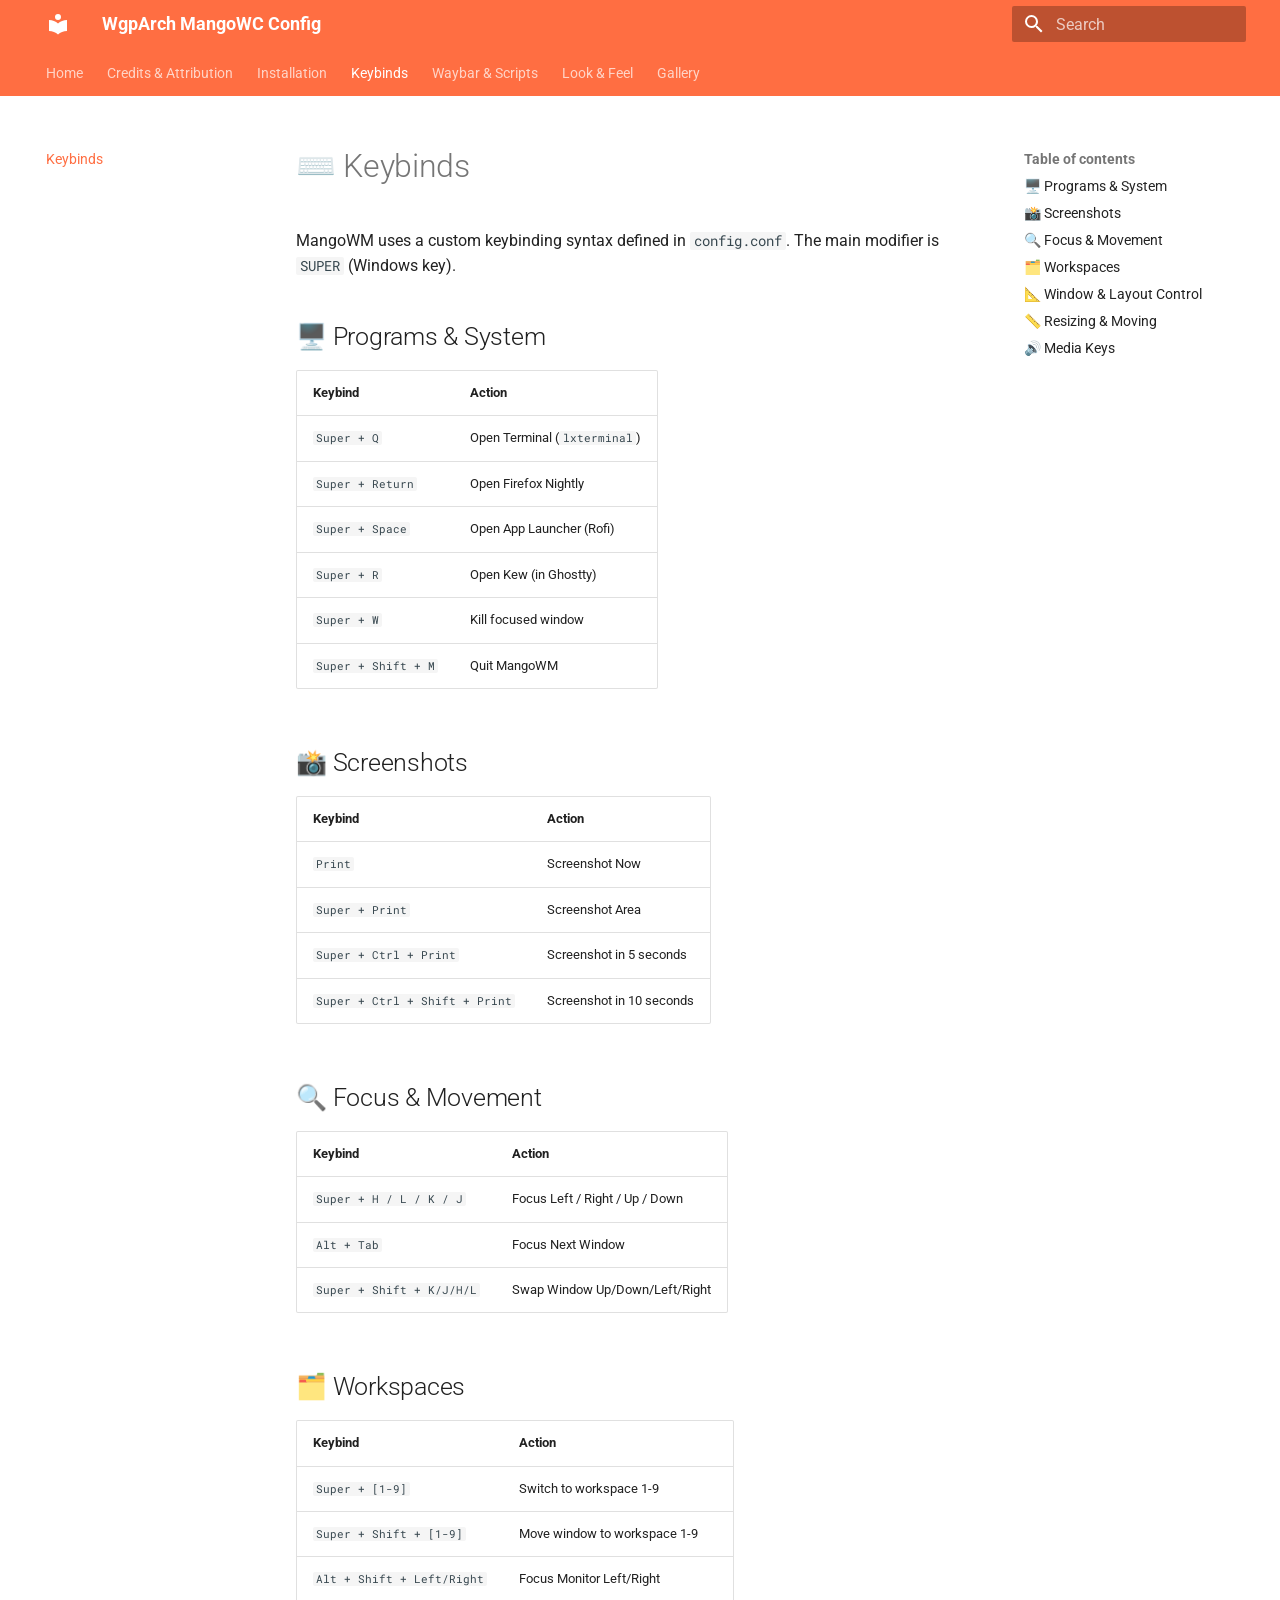
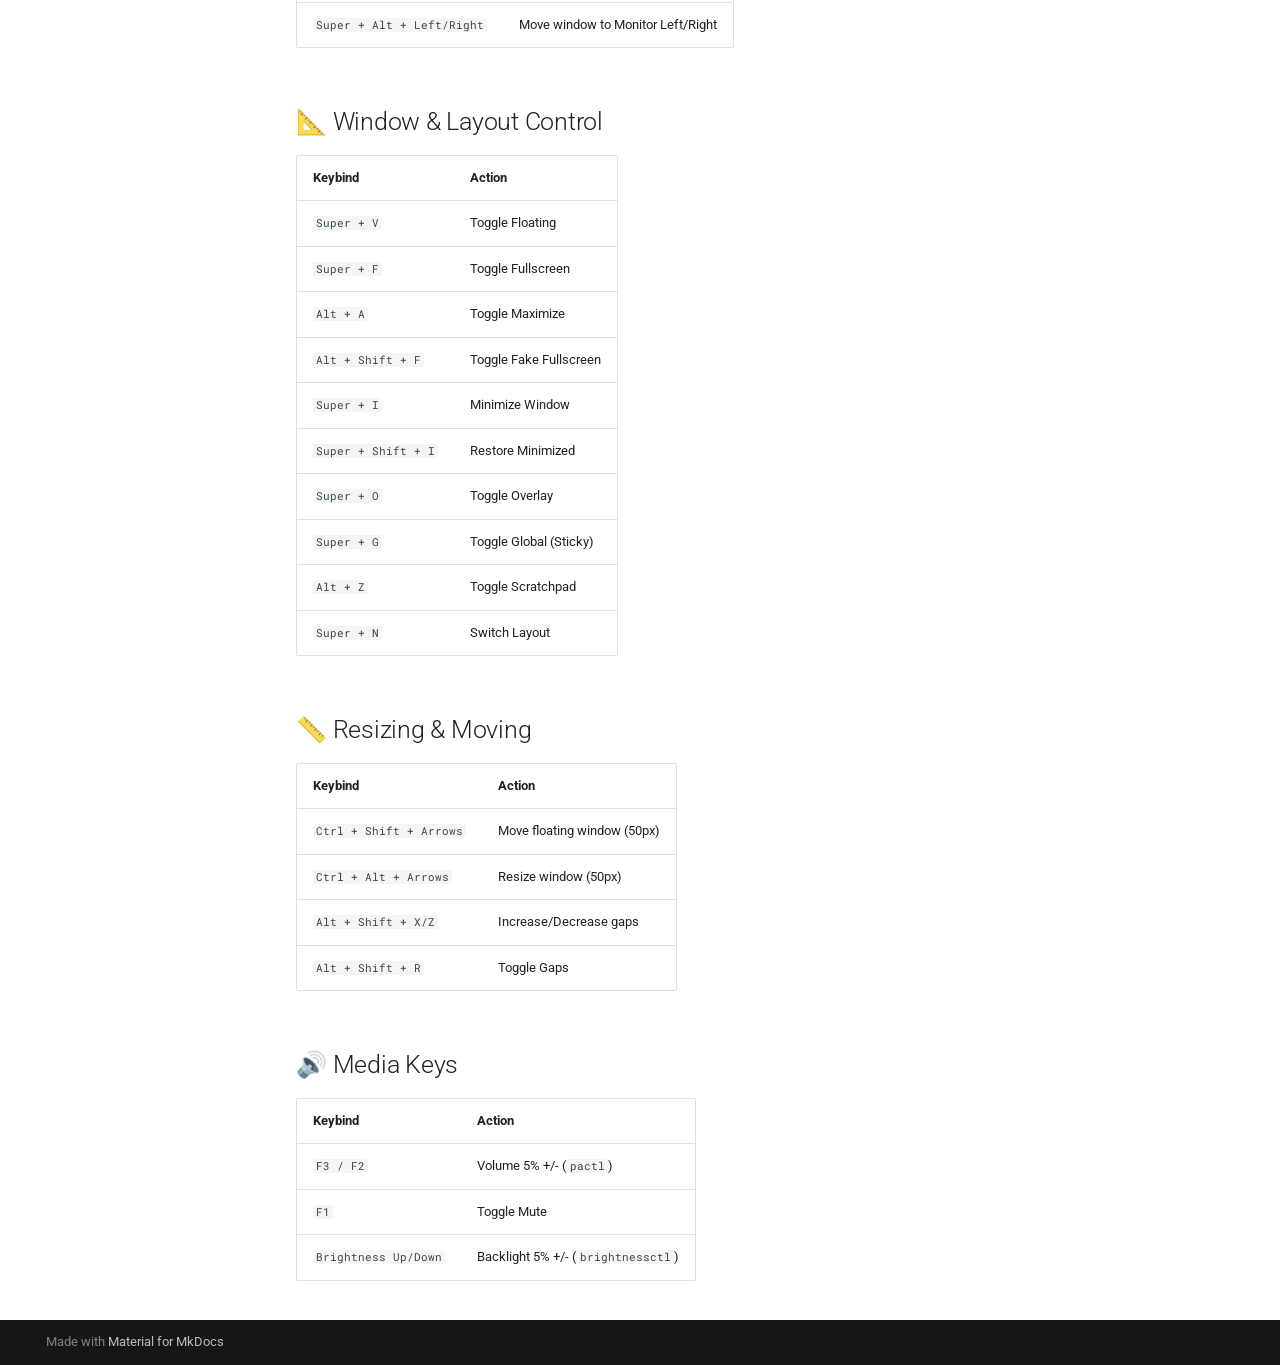
<file: keybinds/index.html>
<!doctype html>
<html lang="en" class="no-js">
  <head>
    
      <meta charset="utf-8">
      <meta name="viewport" content="width=device-width,initial-scale=1">
      
      
      
        <link rel="canonical" href="https://wgparch.codeberg.page/mangowc/keybinds/">
      
      
        <link rel="prev" href="../installation/">
      
      
        <link rel="next" href="../waybar/">
      
      
        
      
      
      <link rel="icon" href="../assets/images/favicon.png">
      <meta name="generator" content="mkdocs-1.6.1, mkdocs-material-9.7.6">
    
    
      
        <title>Keybinds - WgpArch MangoWC Config</title>
      
    
    
      <link rel="stylesheet" href="../assets/stylesheets/main.484c7ddc.min.css">
      
        
        <link rel="stylesheet" href="../assets/stylesheets/palette.ab4e12ef.min.css">
      
      


    
    
      
    
    
      
        
        
        <link rel="preconnect" href="https://fonts.gstatic.com" crossorigin>
        <link rel="stylesheet" href="https://fonts.googleapis.com/css?family=Roboto:300,300i,400,400i,700,700i%7CRoboto+Mono:400,400i,700,700i&display=fallback">
        <style>:root{--md-text-font:"Roboto";--md-code-font:"Roboto Mono"}</style>
      
    
    
    <script>__md_scope=new URL("..",location),__md_hash=e=>[...e].reduce(((e,_)=>(e<<5)-e+_.charCodeAt(0)),0),__md_get=(e,_=localStorage,t=__md_scope)=>JSON.parse(_.getItem(t.pathname+"."+e)),__md_set=(e,_,t=localStorage,a=__md_scope)=>{try{t.setItem(a.pathname+"."+e,JSON.stringify(_))}catch(e){}}</script>
    
      

    
    
  </head>
  
  
    
    
    
    
    
    <body dir="ltr" data-md-color-scheme="default" data-md-color-primary="deep-orange" data-md-color-accent="orange">
  
    
    <input class="md-toggle" data-md-toggle="drawer" type="checkbox" id="__drawer" autocomplete="off">
    <input class="md-toggle" data-md-toggle="search" type="checkbox" id="__search" autocomplete="off">
    <label class="md-overlay" for="__drawer"></label>
    <div data-md-component="skip">
      
        
        <a href="#keybinds" class="md-skip">
          Skip to content
        </a>
      
    </div>
    <div data-md-component="announce">
      
    </div>
    
    
      

<header class="md-header" data-md-component="header">
  <nav class="md-header__inner md-grid" aria-label="Header">
    <a href=".." title="WgpArch MangoWC Config" class="md-header__button md-logo" aria-label="WgpArch MangoWC Config" data-md-component="logo">
      
  
  <svg xmlns="http://www.w3.org/2000/svg" viewBox="0 0 24 24"><path d="M12 8a3 3 0 0 0 3-3 3 3 0 0 0-3-3 3 3 0 0 0-3 3 3 3 0 0 0 3 3m0 3.54C9.64 9.35 6.5 8 3 8v11c3.5 0 6.64 1.35 9 3.54 2.36-2.19 5.5-3.54 9-3.54V8c-3.5 0-6.64 1.35-9 3.54"/></svg>

    </a>
    <label class="md-header__button md-icon" for="__drawer">
      
      <svg xmlns="http://www.w3.org/2000/svg" viewBox="0 0 24 24"><path d="M3 6h18v2H3zm0 5h18v2H3zm0 5h18v2H3z"/></svg>
    </label>
    <div class="md-header__title" data-md-component="header-title">
      <div class="md-header__ellipsis">
        <div class="md-header__topic">
          <span class="md-ellipsis">
            WgpArch MangoWC Config
          </span>
        </div>
        <div class="md-header__topic" data-md-component="header-topic">
          <span class="md-ellipsis">
            
              Keybinds
            
          </span>
        </div>
      </div>
    </div>
    
      
    
    
    
    
      
      
        <label class="md-header__button md-icon" for="__search">
          
          <svg xmlns="http://www.w3.org/2000/svg" viewBox="0 0 24 24"><path d="M9.5 3A6.5 6.5 0 0 1 16 9.5c0 1.61-.59 3.09-1.56 4.23l.27.27h.79l5 5-1.5 1.5-5-5v-.79l-.27-.27A6.52 6.52 0 0 1 9.5 16 6.5 6.5 0 0 1 3 9.5 6.5 6.5 0 0 1 9.5 3m0 2C7 5 5 7 5 9.5S7 14 9.5 14 14 12 14 9.5 12 5 9.5 5"/></svg>
        </label>
        <div class="md-search" data-md-component="search" role="dialog">
  <label class="md-search__overlay" for="__search"></label>
  <div class="md-search__inner" role="search">
    <form class="md-search__form" name="search">
      <input type="text" class="md-search__input" name="query" aria-label="Search" placeholder="Search" autocapitalize="off" autocorrect="off" autocomplete="off" spellcheck="false" data-md-component="search-query" required>
      <label class="md-search__icon md-icon" for="__search">
        
        <svg xmlns="http://www.w3.org/2000/svg" viewBox="0 0 24 24"><path d="M9.5 3A6.5 6.5 0 0 1 16 9.5c0 1.61-.59 3.09-1.56 4.23l.27.27h.79l5 5-1.5 1.5-5-5v-.79l-.27-.27A6.52 6.52 0 0 1 9.5 16 6.5 6.5 0 0 1 3 9.5 6.5 6.5 0 0 1 9.5 3m0 2C7 5 5 7 5 9.5S7 14 9.5 14 14 12 14 9.5 12 5 9.5 5"/></svg>
        
        <svg xmlns="http://www.w3.org/2000/svg" viewBox="0 0 24 24"><path d="M20 11v2H8l5.5 5.5-1.42 1.42L4.16 12l7.92-7.92L13.5 5.5 8 11z"/></svg>
      </label>
      <nav class="md-search__options" aria-label="Search">
        
        <button type="reset" class="md-search__icon md-icon" title="Clear" aria-label="Clear" tabindex="-1">
          
          <svg xmlns="http://www.w3.org/2000/svg" viewBox="0 0 24 24"><path d="M19 6.41 17.59 5 12 10.59 6.41 5 5 6.41 10.59 12 5 17.59 6.41 19 12 13.41 17.59 19 19 17.59 13.41 12z"/></svg>
        </button>
      </nav>
      
    </form>
    <div class="md-search__output">
      <div class="md-search__scrollwrap" tabindex="0" data-md-scrollfix>
        <div class="md-search-result" data-md-component="search-result">
          <div class="md-search-result__meta">
            Initializing search
          </div>
          <ol class="md-search-result__list" role="presentation"></ol>
        </div>
      </div>
    </div>
  </div>
</div>
      
    
    
  </nav>
  
</header>
    
    <div class="md-container" data-md-component="container">
      
      
        
          
            
<nav class="md-tabs" aria-label="Tabs" data-md-component="tabs">
  <div class="md-grid">
    <ul class="md-tabs__list">
      
        
  
  
  
  
    <li class="md-tabs__item">
      <a href=".." class="md-tabs__link">
        
  
  
    
  
  Home

      </a>
    </li>
  

      
        
  
  
  
  
    <li class="md-tabs__item">
      <a href="../credits/" class="md-tabs__link">
        
  
  
    
  
  Credits & Attribution

      </a>
    </li>
  

      
        
  
  
  
  
    <li class="md-tabs__item">
      <a href="../installation/" class="md-tabs__link">
        
  
  
    
  
  Installation

      </a>
    </li>
  

      
        
  
  
  
    
  
  
    <li class="md-tabs__item md-tabs__item--active">
      <a href="./" class="md-tabs__link">
        
  
  
    
  
  Keybinds

      </a>
    </li>
  

      
        
  
  
  
  
    <li class="md-tabs__item">
      <a href="../waybar/" class="md-tabs__link">
        
  
  
    
  
  Waybar & Scripts

      </a>
    </li>
  

      
        
  
  
  
  
    <li class="md-tabs__item">
      <a href="../theming/" class="md-tabs__link">
        
  
  
    
  
  Look & Feel

      </a>
    </li>
  

      
        
  
  
  
  
    <li class="md-tabs__item">
      <a href="../gallery/" class="md-tabs__link">
        
  
  
    
  
  Gallery

      </a>
    </li>
  

      
    </ul>
  </div>
</nav>
          
        
      
      <main class="md-main" data-md-component="main">
        <div class="md-main__inner md-grid">
          
            
              
              <div class="md-sidebar md-sidebar--primary" data-md-component="sidebar" data-md-type="navigation" >
                <div class="md-sidebar__scrollwrap">
                  <div class="md-sidebar__inner">
                    


  


<nav class="md-nav md-nav--primary md-nav--lifted" aria-label="Navigation" data-md-level="0">
  <label class="md-nav__title" for="__drawer">
    <a href=".." title="WgpArch MangoWC Config" class="md-nav__button md-logo" aria-label="WgpArch MangoWC Config" data-md-component="logo">
      
  
  <svg xmlns="http://www.w3.org/2000/svg" viewBox="0 0 24 24"><path d="M12 8a3 3 0 0 0 3-3 3 3 0 0 0-3-3 3 3 0 0 0-3 3 3 3 0 0 0 3 3m0 3.54C9.64 9.35 6.5 8 3 8v11c3.5 0 6.64 1.35 9 3.54 2.36-2.19 5.5-3.54 9-3.54V8c-3.5 0-6.64 1.35-9 3.54"/></svg>

    </a>
    WgpArch MangoWC Config
  </label>
  
  <ul class="md-nav__list" data-md-scrollfix>
    
      
      
  
  
  
  
    <li class="md-nav__item">
      <a href=".." class="md-nav__link">
        
  
  
  <span class="md-ellipsis">
    
  
    Home
  

    
  </span>
  
  

      </a>
    </li>
  

    
      
      
  
  
  
  
    <li class="md-nav__item">
      <a href="../credits/" class="md-nav__link">
        
  
  
  <span class="md-ellipsis">
    
  
    Credits & Attribution
  

    
  </span>
  
  

      </a>
    </li>
  

    
      
      
  
  
  
  
    <li class="md-nav__item">
      <a href="../installation/" class="md-nav__link">
        
  
  
  <span class="md-ellipsis">
    
  
    Installation
  

    
  </span>
  
  

      </a>
    </li>
  

    
      
      
  
  
    
  
  
  
    <li class="md-nav__item md-nav__item--active">
      
      <input class="md-nav__toggle md-toggle" type="checkbox" id="__toc">
      
      
        
      
      
        <label class="md-nav__link md-nav__link--active" for="__toc">
          
  
  
  <span class="md-ellipsis">
    
  
    Keybinds
  

    
  </span>
  
  

          <span class="md-nav__icon md-icon"></span>
        </label>
      
      <a href="./" class="md-nav__link md-nav__link--active">
        
  
  
  <span class="md-ellipsis">
    
  
    Keybinds
  

    
  </span>
  
  

      </a>
      
        

<nav class="md-nav md-nav--secondary" aria-label="Table of contents">
  
  
  
    
  
  
    <label class="md-nav__title" for="__toc">
      <span class="md-nav__icon md-icon"></span>
      Table of contents
    </label>
    <ul class="md-nav__list" data-md-component="toc" data-md-scrollfix>
      
        <li class="md-nav__item">
  <a href="#programs-system" class="md-nav__link">
    <span class="md-ellipsis">
      
        🖥️ Programs &amp; System
      
    </span>
  </a>
  
</li>
      
        <li class="md-nav__item">
  <a href="#screenshots" class="md-nav__link">
    <span class="md-ellipsis">
      
        📸 Screenshots
      
    </span>
  </a>
  
</li>
      
        <li class="md-nav__item">
  <a href="#focus-movement" class="md-nav__link">
    <span class="md-ellipsis">
      
        🔍 Focus &amp; Movement
      
    </span>
  </a>
  
</li>
      
        <li class="md-nav__item">
  <a href="#workspaces" class="md-nav__link">
    <span class="md-ellipsis">
      
        🗂️ Workspaces
      
    </span>
  </a>
  
</li>
      
        <li class="md-nav__item">
  <a href="#window-layout-control" class="md-nav__link">
    <span class="md-ellipsis">
      
        📐 Window &amp; Layout Control
      
    </span>
  </a>
  
</li>
      
        <li class="md-nav__item">
  <a href="#resizing-moving" class="md-nav__link">
    <span class="md-ellipsis">
      
        📏 Resizing &amp; Moving
      
    </span>
  </a>
  
</li>
      
        <li class="md-nav__item">
  <a href="#media-keys" class="md-nav__link">
    <span class="md-ellipsis">
      
        🔊 Media Keys
      
    </span>
  </a>
  
</li>
      
    </ul>
  
</nav>
      
    </li>
  

    
      
      
  
  
  
  
    <li class="md-nav__item">
      <a href="../waybar/" class="md-nav__link">
        
  
  
  <span class="md-ellipsis">
    
  
    Waybar & Scripts
  

    
  </span>
  
  

      </a>
    </li>
  

    
      
      
  
  
  
  
    <li class="md-nav__item">
      <a href="../theming/" class="md-nav__link">
        
  
  
  <span class="md-ellipsis">
    
  
    Look & Feel
  

    
  </span>
  
  

      </a>
    </li>
  

    
      
      
  
  
  
  
    <li class="md-nav__item">
      <a href="../gallery/" class="md-nav__link">
        
  
  
  <span class="md-ellipsis">
    
  
    Gallery
  

    
  </span>
  
  

      </a>
    </li>
  

    
  </ul>
</nav>
                  </div>
                </div>
              </div>
            
            
              
              <div class="md-sidebar md-sidebar--secondary" data-md-component="sidebar" data-md-type="toc" >
                <div class="md-sidebar__scrollwrap">
                  <div class="md-sidebar__inner">
                    

<nav class="md-nav md-nav--secondary" aria-label="Table of contents">
  
  
  
    
  
  
    <label class="md-nav__title" for="__toc">
      <span class="md-nav__icon md-icon"></span>
      Table of contents
    </label>
    <ul class="md-nav__list" data-md-component="toc" data-md-scrollfix>
      
        <li class="md-nav__item">
  <a href="#programs-system" class="md-nav__link">
    <span class="md-ellipsis">
      
        🖥️ Programs &amp; System
      
    </span>
  </a>
  
</li>
      
        <li class="md-nav__item">
  <a href="#screenshots" class="md-nav__link">
    <span class="md-ellipsis">
      
        📸 Screenshots
      
    </span>
  </a>
  
</li>
      
        <li class="md-nav__item">
  <a href="#focus-movement" class="md-nav__link">
    <span class="md-ellipsis">
      
        🔍 Focus &amp; Movement
      
    </span>
  </a>
  
</li>
      
        <li class="md-nav__item">
  <a href="#workspaces" class="md-nav__link">
    <span class="md-ellipsis">
      
        🗂️ Workspaces
      
    </span>
  </a>
  
</li>
      
        <li class="md-nav__item">
  <a href="#window-layout-control" class="md-nav__link">
    <span class="md-ellipsis">
      
        📐 Window &amp; Layout Control
      
    </span>
  </a>
  
</li>
      
        <li class="md-nav__item">
  <a href="#resizing-moving" class="md-nav__link">
    <span class="md-ellipsis">
      
        📏 Resizing &amp; Moving
      
    </span>
  </a>
  
</li>
      
        <li class="md-nav__item">
  <a href="#media-keys" class="md-nav__link">
    <span class="md-ellipsis">
      
        🔊 Media Keys
      
    </span>
  </a>
  
</li>
      
    </ul>
  
</nav>
                  </div>
                </div>
              </div>
            
          
          
            <div class="md-content" data-md-component="content">
              
              <article class="md-content__inner md-typeset">
                
                  



<h1 id="keybinds">⌨️ Keybinds</h1>
<p>MangoWM uses a custom keybinding syntax defined in <code>config.conf</code>. The main modifier is <code>SUPER</code> (Windows key).</p>
<h2 id="programs-system">🖥️ Programs &amp; System</h2>
<table>
<thead>
<tr>
<th style="text-align: left;">Keybind</th>
<th style="text-align: left;">Action</th>
</tr>
</thead>
<tbody>
<tr>
<td style="text-align: left;"><code>Super + Q</code></td>
<td style="text-align: left;">Open Terminal (<code>lxterminal</code>)</td>
</tr>
<tr>
<td style="text-align: left;"><code>Super + Return</code></td>
<td style="text-align: left;">Open Firefox Nightly</td>
</tr>
<tr>
<td style="text-align: left;"><code>Super + Space</code></td>
<td style="text-align: left;">Open App Launcher (Rofi)</td>
</tr>
<tr>
<td style="text-align: left;"><code>Super + R</code></td>
<td style="text-align: left;">Open Kew (in Ghostty)</td>
</tr>
<tr>
<td style="text-align: left;"><code>Super + W</code></td>
<td style="text-align: left;">Kill focused window</td>
</tr>
<tr>
<td style="text-align: left;"><code>Super + Shift + M</code></td>
<td style="text-align: left;">Quit MangoWM</td>
</tr>
</tbody>
</table>
<h2 id="screenshots">📸 Screenshots</h2>
<table>
<thead>
<tr>
<th style="text-align: left;">Keybind</th>
<th style="text-align: left;">Action</th>
</tr>
</thead>
<tbody>
<tr>
<td style="text-align: left;"><code>Print</code></td>
<td style="text-align: left;">Screenshot Now</td>
</tr>
<tr>
<td style="text-align: left;"><code>Super + Print</code></td>
<td style="text-align: left;">Screenshot Area</td>
</tr>
<tr>
<td style="text-align: left;"><code>Super + Ctrl + Print</code></td>
<td style="text-align: left;">Screenshot in 5 seconds</td>
</tr>
<tr>
<td style="text-align: left;"><code>Super + Ctrl + Shift + Print</code></td>
<td style="text-align: left;">Screenshot in 10 seconds</td>
</tr>
</tbody>
</table>
<h2 id="focus-movement">🔍 Focus &amp; Movement</h2>
<table>
<thead>
<tr>
<th style="text-align: left;">Keybind</th>
<th style="text-align: left;">Action</th>
</tr>
</thead>
<tbody>
<tr>
<td style="text-align: left;"><code>Super + H / L / K / J</code></td>
<td style="text-align: left;">Focus Left / Right / Up / Down</td>
</tr>
<tr>
<td style="text-align: left;"><code>Alt + Tab</code></td>
<td style="text-align: left;">Focus Next Window</td>
</tr>
<tr>
<td style="text-align: left;"><code>Super + Shift + K/J/H/L</code></td>
<td style="text-align: left;">Swap Window Up/Down/Left/Right</td>
</tr>
</tbody>
</table>
<h2 id="workspaces">🗂️ Workspaces</h2>
<table>
<thead>
<tr>
<th style="text-align: left;">Keybind</th>
<th style="text-align: left;">Action</th>
</tr>
</thead>
<tbody>
<tr>
<td style="text-align: left;"><code>Super + [1-9]</code></td>
<td style="text-align: left;">Switch to workspace 1-9</td>
</tr>
<tr>
<td style="text-align: left;"><code>Super + Shift + [1-9]</code></td>
<td style="text-align: left;">Move window to workspace 1-9</td>
</tr>
<tr>
<td style="text-align: left;"><code>Alt + Shift + Left/Right</code></td>
<td style="text-align: left;">Focus Monitor Left/Right</td>
</tr>
<tr>
<td style="text-align: left;"><code>Super + Alt + Left/Right</code></td>
<td style="text-align: left;">Move window to Monitor Left/Right</td>
</tr>
</tbody>
</table>
<h2 id="window-layout-control">📐 Window &amp; Layout Control</h2>
<table>
<thead>
<tr>
<th style="text-align: left;">Keybind</th>
<th style="text-align: left;">Action</th>
</tr>
</thead>
<tbody>
<tr>
<td style="text-align: left;"><code>Super + V</code></td>
<td style="text-align: left;">Toggle Floating</td>
</tr>
<tr>
<td style="text-align: left;"><code>Super + F</code></td>
<td style="text-align: left;">Toggle Fullscreen</td>
</tr>
<tr>
<td style="text-align: left;"><code>Alt + A</code></td>
<td style="text-align: left;">Toggle Maximize</td>
</tr>
<tr>
<td style="text-align: left;"><code>Alt + Shift + F</code></td>
<td style="text-align: left;">Toggle Fake Fullscreen</td>
</tr>
<tr>
<td style="text-align: left;"><code>Super + I</code></td>
<td style="text-align: left;">Minimize Window</td>
</tr>
<tr>
<td style="text-align: left;"><code>Super + Shift + I</code></td>
<td style="text-align: left;">Restore Minimized</td>
</tr>
<tr>
<td style="text-align: left;"><code>Super + O</code></td>
<td style="text-align: left;">Toggle Overlay</td>
</tr>
<tr>
<td style="text-align: left;"><code>Super + G</code></td>
<td style="text-align: left;">Toggle Global (Sticky)</td>
</tr>
<tr>
<td style="text-align: left;"><code>Alt + Z</code></td>
<td style="text-align: left;">Toggle Scratchpad</td>
</tr>
<tr>
<td style="text-align: left;"><code>Super + N</code></td>
<td style="text-align: left;">Switch Layout</td>
</tr>
</tbody>
</table>
<h2 id="resizing-moving">📏 Resizing &amp; Moving</h2>
<table>
<thead>
<tr>
<th style="text-align: left;">Keybind</th>
<th style="text-align: left;">Action</th>
</tr>
</thead>
<tbody>
<tr>
<td style="text-align: left;"><code>Ctrl + Shift + Arrows</code></td>
<td style="text-align: left;">Move floating window (50px)</td>
</tr>
<tr>
<td style="text-align: left;"><code>Ctrl + Alt + Arrows</code></td>
<td style="text-align: left;">Resize window (50px)</td>
</tr>
<tr>
<td style="text-align: left;"><code>Alt + Shift + X/Z</code></td>
<td style="text-align: left;">Increase/Decrease gaps</td>
</tr>
<tr>
<td style="text-align: left;"><code>Alt + Shift + R</code></td>
<td style="text-align: left;">Toggle Gaps</td>
</tr>
</tbody>
</table>
<h2 id="media-keys">🔊 Media Keys</h2>
<table>
<thead>
<tr>
<th style="text-align: left;">Keybind</th>
<th style="text-align: left;">Action</th>
</tr>
</thead>
<tbody>
<tr>
<td style="text-align: left;"><code>F3 / F2</code></td>
<td style="text-align: left;">Volume 5% +/- (<code>pactl</code>)</td>
</tr>
<tr>
<td style="text-align: left;"><code>F1</code></td>
<td style="text-align: left;">Toggle Mute</td>
</tr>
<tr>
<td style="text-align: left;"><code>Brightness Up/Down</code></td>
<td style="text-align: left;">Backlight 5% +/- (<code>brightnessctl</code>)</td>
</tr>
</tbody>
</table>












                
              </article>
            </div>
          
          
<script>var target=document.getElementById(location.hash.slice(1));target&&target.name&&(target.checked=target.name.startsWith("__tabbed_"))</script>
        </div>
        
      </main>
      
        <footer class="md-footer">
  
  <div class="md-footer-meta md-typeset">
    <div class="md-footer-meta__inner md-grid">
      <div class="md-copyright">
  
  
    Made with
    <a href="https://squidfunk.github.io/mkdocs-material/" target="_blank" rel="noopener">
      Material for MkDocs
    </a>
  
</div>
      
    </div>
  </div>
</footer>
      
    </div>
    <div class="md-dialog" data-md-component="dialog">
      <div class="md-dialog__inner md-typeset"></div>
    </div>
    
    
    
      
      
      <script id="__config" type="application/json">{"annotate": null, "base": "..", "features": ["navigation.tabs", "navigation.expand"], "search": "../assets/javascripts/workers/search.2c215733.min.js", "tags": null, "translations": {"clipboard.copied": "Copied to clipboard", "clipboard.copy": "Copy to clipboard", "search.result.more.one": "1 more on this page", "search.result.more.other": "# more on this page", "search.result.none": "No matching documents", "search.result.one": "1 matching document", "search.result.other": "# matching documents", "search.result.placeholder": "Type to start searching", "search.result.term.missing": "Missing", "select.version": "Select version"}, "version": null}</script>
    
    
      <script src="../assets/javascripts/bundle.79ae519e.min.js"></script>
      
    
  </body>
</html>
</file>
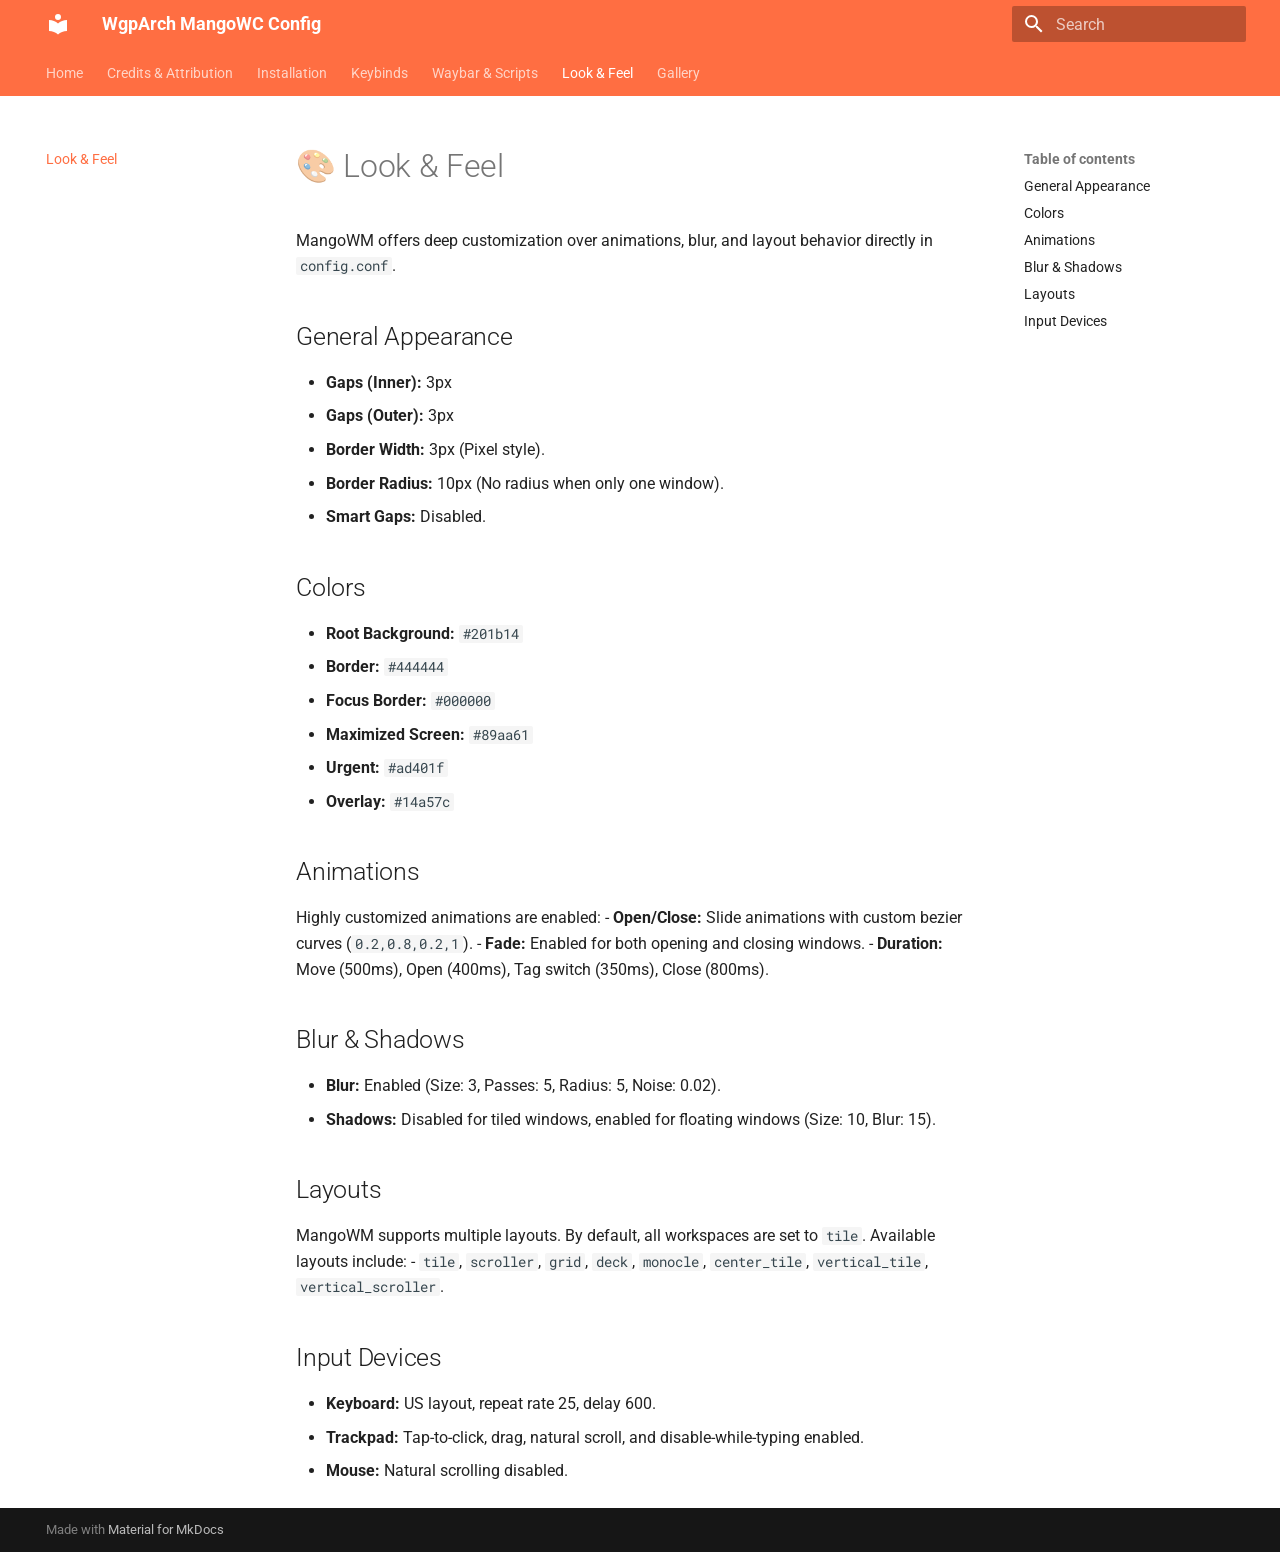
<file: theming/index.html>
<!doctype html>
<html lang="en" class="no-js">
  <head>
    
      <meta charset="utf-8">
      <meta name="viewport" content="width=device-width,initial-scale=1">
      
      
      
        <link rel="canonical" href="https://wgparch.codeberg.page/mangowc/theming/">
      
      
        <link rel="prev" href="../waybar/">
      
      
        <link rel="next" href="../gallery/">
      
      
        
      
      
      <link rel="icon" href="../assets/images/favicon.png">
      <meta name="generator" content="mkdocs-1.6.1, mkdocs-material-9.7.6">
    
    
      
        <title>Look & Feel - WgpArch MangoWC Config</title>
      
    
    
      <link rel="stylesheet" href="../assets/stylesheets/main.484c7ddc.min.css">
      
        
        <link rel="stylesheet" href="../assets/stylesheets/palette.ab4e12ef.min.css">
      
      


    
    
      
    
    
      
        
        
        <link rel="preconnect" href="https://fonts.gstatic.com" crossorigin>
        <link rel="stylesheet" href="https://fonts.googleapis.com/css?family=Roboto:300,300i,400,400i,700,700i%7CRoboto+Mono:400,400i,700,700i&display=fallback">
        <style>:root{--md-text-font:"Roboto";--md-code-font:"Roboto Mono"}</style>
      
    
    
    <script>__md_scope=new URL("..",location),__md_hash=e=>[...e].reduce(((e,_)=>(e<<5)-e+_.charCodeAt(0)),0),__md_get=(e,_=localStorage,t=__md_scope)=>JSON.parse(_.getItem(t.pathname+"."+e)),__md_set=(e,_,t=localStorage,a=__md_scope)=>{try{t.setItem(a.pathname+"."+e,JSON.stringify(_))}catch(e){}}</script>
    
      

    
    
  </head>
  
  
    
    
    
    
    
    <body dir="ltr" data-md-color-scheme="default" data-md-color-primary="deep-orange" data-md-color-accent="orange">
  
    
    <input class="md-toggle" data-md-toggle="drawer" type="checkbox" id="__drawer" autocomplete="off">
    <input class="md-toggle" data-md-toggle="search" type="checkbox" id="__search" autocomplete="off">
    <label class="md-overlay" for="__drawer"></label>
    <div data-md-component="skip">
      
        
        <a href="#look-feel" class="md-skip">
          Skip to content
        </a>
      
    </div>
    <div data-md-component="announce">
      
    </div>
    
    
      

<header class="md-header" data-md-component="header">
  <nav class="md-header__inner md-grid" aria-label="Header">
    <a href=".." title="WgpArch MangoWC Config" class="md-header__button md-logo" aria-label="WgpArch MangoWC Config" data-md-component="logo">
      
  
  <svg xmlns="http://www.w3.org/2000/svg" viewBox="0 0 24 24"><path d="M12 8a3 3 0 0 0 3-3 3 3 0 0 0-3-3 3 3 0 0 0-3 3 3 3 0 0 0 3 3m0 3.54C9.64 9.35 6.5 8 3 8v11c3.5 0 6.64 1.35 9 3.54 2.36-2.19 5.5-3.54 9-3.54V8c-3.5 0-6.64 1.35-9 3.54"/></svg>

    </a>
    <label class="md-header__button md-icon" for="__drawer">
      
      <svg xmlns="http://www.w3.org/2000/svg" viewBox="0 0 24 24"><path d="M3 6h18v2H3zm0 5h18v2H3zm0 5h18v2H3z"/></svg>
    </label>
    <div class="md-header__title" data-md-component="header-title">
      <div class="md-header__ellipsis">
        <div class="md-header__topic">
          <span class="md-ellipsis">
            WgpArch MangoWC Config
          </span>
        </div>
        <div class="md-header__topic" data-md-component="header-topic">
          <span class="md-ellipsis">
            
              Look & Feel
            
          </span>
        </div>
      </div>
    </div>
    
      
    
    
    
    
      
      
        <label class="md-header__button md-icon" for="__search">
          
          <svg xmlns="http://www.w3.org/2000/svg" viewBox="0 0 24 24"><path d="M9.5 3A6.5 6.5 0 0 1 16 9.5c0 1.61-.59 3.09-1.56 4.23l.27.27h.79l5 5-1.5 1.5-5-5v-.79l-.27-.27A6.52 6.52 0 0 1 9.5 16 6.5 6.5 0 0 1 3 9.5 6.5 6.5 0 0 1 9.5 3m0 2C7 5 5 7 5 9.5S7 14 9.5 14 14 12 14 9.5 12 5 9.5 5"/></svg>
        </label>
        <div class="md-search" data-md-component="search" role="dialog">
  <label class="md-search__overlay" for="__search"></label>
  <div class="md-search__inner" role="search">
    <form class="md-search__form" name="search">
      <input type="text" class="md-search__input" name="query" aria-label="Search" placeholder="Search" autocapitalize="off" autocorrect="off" autocomplete="off" spellcheck="false" data-md-component="search-query" required>
      <label class="md-search__icon md-icon" for="__search">
        
        <svg xmlns="http://www.w3.org/2000/svg" viewBox="0 0 24 24"><path d="M9.5 3A6.5 6.5 0 0 1 16 9.5c0 1.61-.59 3.09-1.56 4.23l.27.27h.79l5 5-1.5 1.5-5-5v-.79l-.27-.27A6.52 6.52 0 0 1 9.5 16 6.5 6.5 0 0 1 3 9.5 6.5 6.5 0 0 1 9.5 3m0 2C7 5 5 7 5 9.5S7 14 9.5 14 14 12 14 9.5 12 5 9.5 5"/></svg>
        
        <svg xmlns="http://www.w3.org/2000/svg" viewBox="0 0 24 24"><path d="M20 11v2H8l5.5 5.5-1.42 1.42L4.16 12l7.92-7.92L13.5 5.5 8 11z"/></svg>
      </label>
      <nav class="md-search__options" aria-label="Search">
        
        <button type="reset" class="md-search__icon md-icon" title="Clear" aria-label="Clear" tabindex="-1">
          
          <svg xmlns="http://www.w3.org/2000/svg" viewBox="0 0 24 24"><path d="M19 6.41 17.59 5 12 10.59 6.41 5 5 6.41 10.59 12 5 17.59 6.41 19 12 13.41 17.59 19 19 17.59 13.41 12z"/></svg>
        </button>
      </nav>
      
    </form>
    <div class="md-search__output">
      <div class="md-search__scrollwrap" tabindex="0" data-md-scrollfix>
        <div class="md-search-result" data-md-component="search-result">
          <div class="md-search-result__meta">
            Initializing search
          </div>
          <ol class="md-search-result__list" role="presentation"></ol>
        </div>
      </div>
    </div>
  </div>
</div>
      
    
    
  </nav>
  
</header>
    
    <div class="md-container" data-md-component="container">
      
      
        
          
            
<nav class="md-tabs" aria-label="Tabs" data-md-component="tabs">
  <div class="md-grid">
    <ul class="md-tabs__list">
      
        
  
  
  
  
    <li class="md-tabs__item">
      <a href=".." class="md-tabs__link">
        
  
  
    
  
  Home

      </a>
    </li>
  

      
        
  
  
  
  
    <li class="md-tabs__item">
      <a href="../credits/" class="md-tabs__link">
        
  
  
    
  
  Credits & Attribution

      </a>
    </li>
  

      
        
  
  
  
  
    <li class="md-tabs__item">
      <a href="../installation/" class="md-tabs__link">
        
  
  
    
  
  Installation

      </a>
    </li>
  

      
        
  
  
  
  
    <li class="md-tabs__item">
      <a href="../keybinds/" class="md-tabs__link">
        
  
  
    
  
  Keybinds

      </a>
    </li>
  

      
        
  
  
  
  
    <li class="md-tabs__item">
      <a href="../waybar/" class="md-tabs__link">
        
  
  
    
  
  Waybar & Scripts

      </a>
    </li>
  

      
        
  
  
  
    
  
  
    <li class="md-tabs__item md-tabs__item--active">
      <a href="./" class="md-tabs__link">
        
  
  
    
  
  Look & Feel

      </a>
    </li>
  

      
        
  
  
  
  
    <li class="md-tabs__item">
      <a href="../gallery/" class="md-tabs__link">
        
  
  
    
  
  Gallery

      </a>
    </li>
  

      
    </ul>
  </div>
</nav>
          
        
      
      <main class="md-main" data-md-component="main">
        <div class="md-main__inner md-grid">
          
            
              
              <div class="md-sidebar md-sidebar--primary" data-md-component="sidebar" data-md-type="navigation" >
                <div class="md-sidebar__scrollwrap">
                  <div class="md-sidebar__inner">
                    


  


<nav class="md-nav md-nav--primary md-nav--lifted" aria-label="Navigation" data-md-level="0">
  <label class="md-nav__title" for="__drawer">
    <a href=".." title="WgpArch MangoWC Config" class="md-nav__button md-logo" aria-label="WgpArch MangoWC Config" data-md-component="logo">
      
  
  <svg xmlns="http://www.w3.org/2000/svg" viewBox="0 0 24 24"><path d="M12 8a3 3 0 0 0 3-3 3 3 0 0 0-3-3 3 3 0 0 0-3 3 3 3 0 0 0 3 3m0 3.54C9.64 9.35 6.5 8 3 8v11c3.5 0 6.64 1.35 9 3.54 2.36-2.19 5.5-3.54 9-3.54V8c-3.5 0-6.64 1.35-9 3.54"/></svg>

    </a>
    WgpArch MangoWC Config
  </label>
  
  <ul class="md-nav__list" data-md-scrollfix>
    
      
      
  
  
  
  
    <li class="md-nav__item">
      <a href=".." class="md-nav__link">
        
  
  
  <span class="md-ellipsis">
    
  
    Home
  

    
  </span>
  
  

      </a>
    </li>
  

    
      
      
  
  
  
  
    <li class="md-nav__item">
      <a href="../credits/" class="md-nav__link">
        
  
  
  <span class="md-ellipsis">
    
  
    Credits & Attribution
  

    
  </span>
  
  

      </a>
    </li>
  

    
      
      
  
  
  
  
    <li class="md-nav__item">
      <a href="../installation/" class="md-nav__link">
        
  
  
  <span class="md-ellipsis">
    
  
    Installation
  

    
  </span>
  
  

      </a>
    </li>
  

    
      
      
  
  
  
  
    <li class="md-nav__item">
      <a href="../keybinds/" class="md-nav__link">
        
  
  
  <span class="md-ellipsis">
    
  
    Keybinds
  

    
  </span>
  
  

      </a>
    </li>
  

    
      
      
  
  
  
  
    <li class="md-nav__item">
      <a href="../waybar/" class="md-nav__link">
        
  
  
  <span class="md-ellipsis">
    
  
    Waybar & Scripts
  

    
  </span>
  
  

      </a>
    </li>
  

    
      
      
  
  
    
  
  
  
    <li class="md-nav__item md-nav__item--active">
      
      <input class="md-nav__toggle md-toggle" type="checkbox" id="__toc">
      
      
        
      
      
        <label class="md-nav__link md-nav__link--active" for="__toc">
          
  
  
  <span class="md-ellipsis">
    
  
    Look & Feel
  

    
  </span>
  
  

          <span class="md-nav__icon md-icon"></span>
        </label>
      
      <a href="./" class="md-nav__link md-nav__link--active">
        
  
  
  <span class="md-ellipsis">
    
  
    Look & Feel
  

    
  </span>
  
  

      </a>
      
        

<nav class="md-nav md-nav--secondary" aria-label="Table of contents">
  
  
  
    
  
  
    <label class="md-nav__title" for="__toc">
      <span class="md-nav__icon md-icon"></span>
      Table of contents
    </label>
    <ul class="md-nav__list" data-md-component="toc" data-md-scrollfix>
      
        <li class="md-nav__item">
  <a href="#general-appearance" class="md-nav__link">
    <span class="md-ellipsis">
      
        General Appearance
      
    </span>
  </a>
  
</li>
      
        <li class="md-nav__item">
  <a href="#colors" class="md-nav__link">
    <span class="md-ellipsis">
      
        Colors
      
    </span>
  </a>
  
</li>
      
        <li class="md-nav__item">
  <a href="#animations" class="md-nav__link">
    <span class="md-ellipsis">
      
        Animations
      
    </span>
  </a>
  
</li>
      
        <li class="md-nav__item">
  <a href="#blur-shadows" class="md-nav__link">
    <span class="md-ellipsis">
      
        Blur &amp; Shadows
      
    </span>
  </a>
  
</li>
      
        <li class="md-nav__item">
  <a href="#layouts" class="md-nav__link">
    <span class="md-ellipsis">
      
        Layouts
      
    </span>
  </a>
  
</li>
      
        <li class="md-nav__item">
  <a href="#input-devices" class="md-nav__link">
    <span class="md-ellipsis">
      
        Input Devices
      
    </span>
  </a>
  
</li>
      
    </ul>
  
</nav>
      
    </li>
  

    
      
      
  
  
  
  
    <li class="md-nav__item">
      <a href="../gallery/" class="md-nav__link">
        
  
  
  <span class="md-ellipsis">
    
  
    Gallery
  

    
  </span>
  
  

      </a>
    </li>
  

    
  </ul>
</nav>
                  </div>
                </div>
              </div>
            
            
              
              <div class="md-sidebar md-sidebar--secondary" data-md-component="sidebar" data-md-type="toc" >
                <div class="md-sidebar__scrollwrap">
                  <div class="md-sidebar__inner">
                    

<nav class="md-nav md-nav--secondary" aria-label="Table of contents">
  
  
  
    
  
  
    <label class="md-nav__title" for="__toc">
      <span class="md-nav__icon md-icon"></span>
      Table of contents
    </label>
    <ul class="md-nav__list" data-md-component="toc" data-md-scrollfix>
      
        <li class="md-nav__item">
  <a href="#general-appearance" class="md-nav__link">
    <span class="md-ellipsis">
      
        General Appearance
      
    </span>
  </a>
  
</li>
      
        <li class="md-nav__item">
  <a href="#colors" class="md-nav__link">
    <span class="md-ellipsis">
      
        Colors
      
    </span>
  </a>
  
</li>
      
        <li class="md-nav__item">
  <a href="#animations" class="md-nav__link">
    <span class="md-ellipsis">
      
        Animations
      
    </span>
  </a>
  
</li>
      
        <li class="md-nav__item">
  <a href="#blur-shadows" class="md-nav__link">
    <span class="md-ellipsis">
      
        Blur &amp; Shadows
      
    </span>
  </a>
  
</li>
      
        <li class="md-nav__item">
  <a href="#layouts" class="md-nav__link">
    <span class="md-ellipsis">
      
        Layouts
      
    </span>
  </a>
  
</li>
      
        <li class="md-nav__item">
  <a href="#input-devices" class="md-nav__link">
    <span class="md-ellipsis">
      
        Input Devices
      
    </span>
  </a>
  
</li>
      
    </ul>
  
</nav>
                  </div>
                </div>
              </div>
            
          
          
            <div class="md-content" data-md-component="content">
              
              <article class="md-content__inner md-typeset">
                
                  



<h1 id="look-feel">🎨 Look &amp; Feel</h1>
<p>MangoWM offers deep customization over animations, blur, and layout behavior directly in <code>config.conf</code>.</p>
<h2 id="general-appearance">General Appearance</h2>
<ul>
<li><strong>Gaps (Inner):</strong> 3px</li>
<li><strong>Gaps (Outer):</strong> 3px</li>
<li><strong>Border Width:</strong> 3px (Pixel style).</li>
<li><strong>Border Radius:</strong> 10px (No radius when only one window).</li>
<li><strong>Smart Gaps:</strong> Disabled.</li>
</ul>
<h2 id="colors">Colors</h2>
<ul>
<li><strong>Root Background:</strong> <code>#201b14</code></li>
<li><strong>Border:</strong> <code>#444444</code></li>
<li><strong>Focus Border:</strong> <code>#000000</code></li>
<li><strong>Maximized Screen:</strong> <code>#89aa61</code></li>
<li><strong>Urgent:</strong> <code>#ad401f</code></li>
<li><strong>Overlay:</strong> <code>#14a57c</code></li>
</ul>
<h2 id="animations">Animations</h2>
<p>Highly customized animations are enabled:
- <strong>Open/Close:</strong> Slide animations with custom bezier curves (<code>0.2,0.8,0.2,1</code>).
- <strong>Fade:</strong> Enabled for both opening and closing windows.
- <strong>Duration:</strong> Move (500ms), Open (400ms), Tag switch (350ms), Close (800ms).</p>
<h2 id="blur-shadows">Blur &amp; Shadows</h2>
<ul>
<li><strong>Blur:</strong> Enabled (Size: 3, Passes: 5, Radius: 5, Noise: 0.02).</li>
<li><strong>Shadows:</strong> Disabled for tiled windows, enabled for floating windows (Size: 10, Blur: 15).</li>
</ul>
<h2 id="layouts">Layouts</h2>
<p>MangoWM supports multiple layouts. By default, all workspaces are set to <code>tile</code>. Available layouts include:
- <code>tile</code>, <code>scroller</code>, <code>grid</code>, <code>deck</code>, <code>monocle</code>, <code>center_tile</code>, <code>vertical_tile</code>, <code>vertical_scroller</code>.</p>
<h2 id="input-devices">Input Devices</h2>
<ul>
<li><strong>Keyboard:</strong> US layout, repeat rate 25, delay 600.</li>
<li><strong>Trackpad:</strong> Tap-to-click, drag, natural scroll, and disable-while-typing enabled.</li>
<li><strong>Mouse:</strong> Natural scrolling disabled.</li>
</ul>












                
              </article>
            </div>
          
          
<script>var target=document.getElementById(location.hash.slice(1));target&&target.name&&(target.checked=target.name.startsWith("__tabbed_"))</script>
        </div>
        
      </main>
      
        <footer class="md-footer">
  
  <div class="md-footer-meta md-typeset">
    <div class="md-footer-meta__inner md-grid">
      <div class="md-copyright">
  
  
    Made with
    <a href="https://squidfunk.github.io/mkdocs-material/" target="_blank" rel="noopener">
      Material for MkDocs
    </a>
  
</div>
      
    </div>
  </div>
</footer>
      
    </div>
    <div class="md-dialog" data-md-component="dialog">
      <div class="md-dialog__inner md-typeset"></div>
    </div>
    
    
    
      
      
      <script id="__config" type="application/json">{"annotate": null, "base": "..", "features": ["navigation.tabs", "navigation.expand"], "search": "../assets/javascripts/workers/search.2c215733.min.js", "tags": null, "translations": {"clipboard.copied": "Copied to clipboard", "clipboard.copy": "Copy to clipboard", "search.result.more.one": "1 more on this page", "search.result.more.other": "# more on this page", "search.result.none": "No matching documents", "search.result.one": "1 matching document", "search.result.other": "# matching documents", "search.result.placeholder": "Type to start searching", "search.result.term.missing": "Missing", "select.version": "Select version"}, "version": null}</script>
    
    
      <script src="../assets/javascripts/bundle.79ae519e.min.js"></script>
      
    
  </body>
</html>
</file>
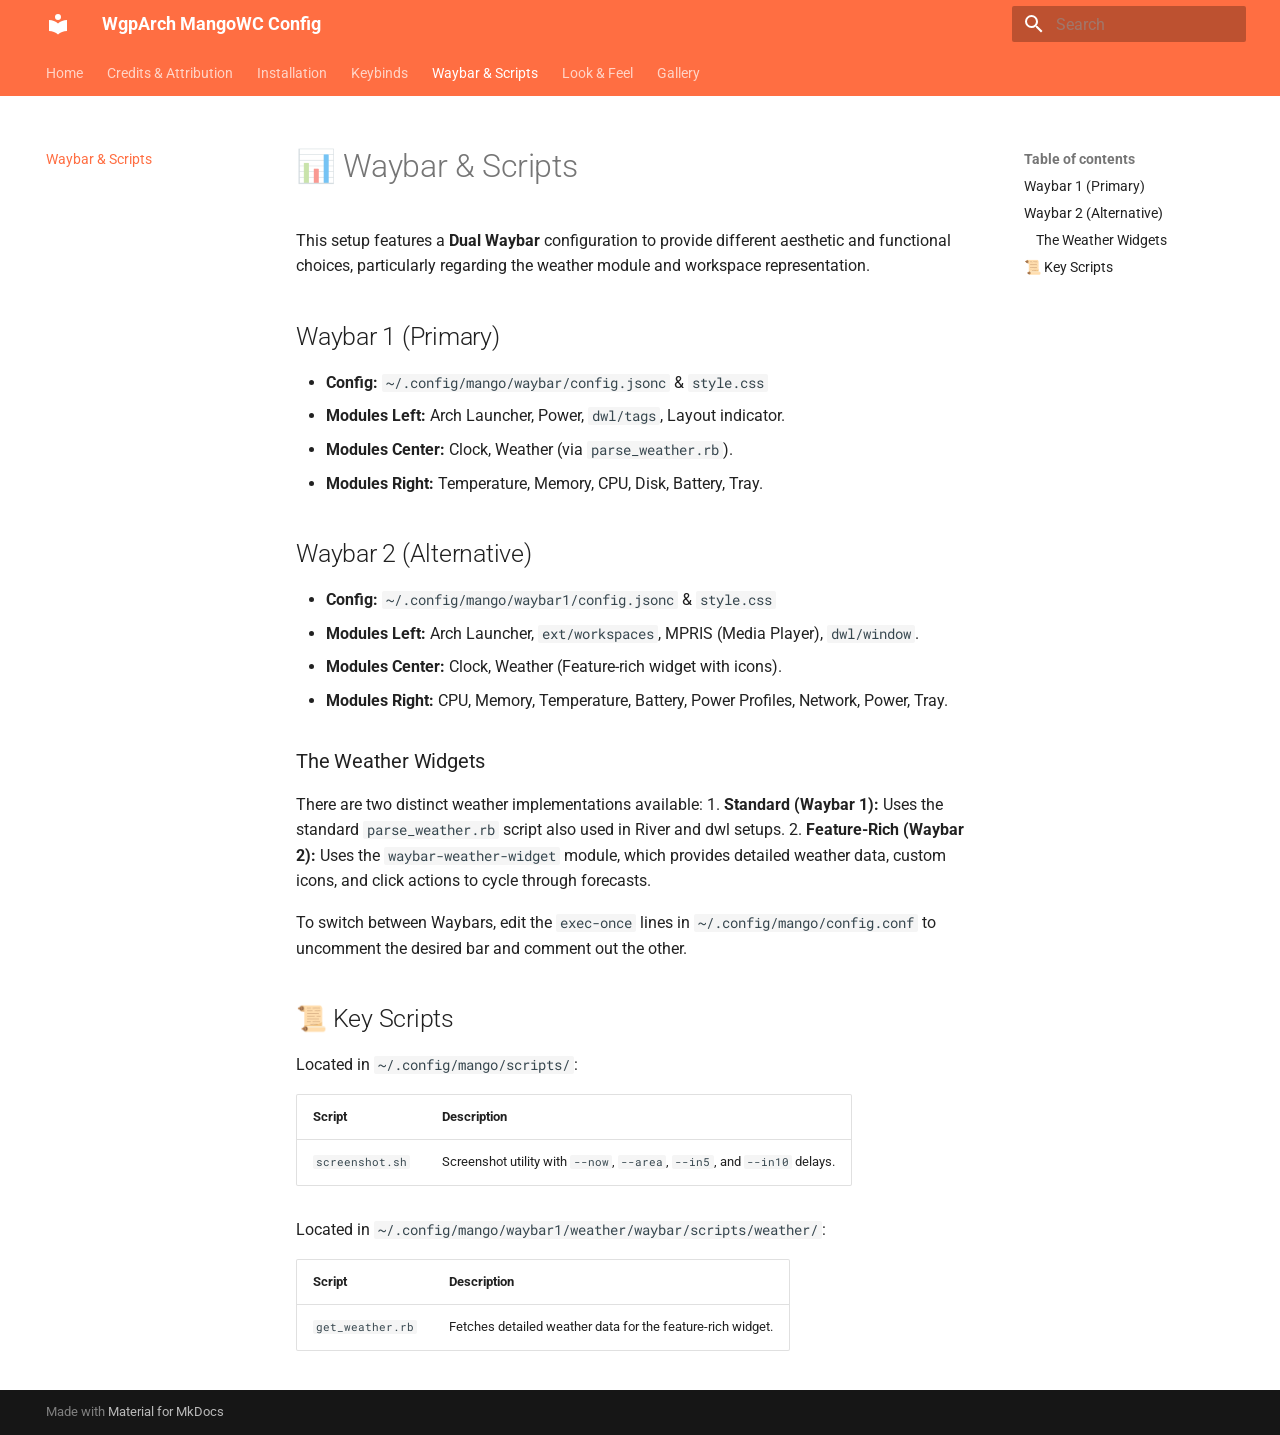
<file: waybar/index.html>
<!doctype html>
<html lang="en" class="no-js">
  <head>
    
      <meta charset="utf-8">
      <meta name="viewport" content="width=device-width,initial-scale=1">
      
      
      
        <link rel="canonical" href="https://wgparch.codeberg.page/mangowc/waybar/">
      
      
        <link rel="prev" href="../keybinds/">
      
      
        <link rel="next" href="../theming/">
      
      
        
      
      
      <link rel="icon" href="../assets/images/favicon.png">
      <meta name="generator" content="mkdocs-1.6.1, mkdocs-material-9.7.6">
    
    
      
        <title>Waybar & Scripts - WgpArch MangoWC Config</title>
      
    
    
      <link rel="stylesheet" href="../assets/stylesheets/main.484c7ddc.min.css">
      
        
        <link rel="stylesheet" href="../assets/stylesheets/palette.ab4e12ef.min.css">
      
      


    
    
      
    
    
      
        
        
        <link rel="preconnect" href="https://fonts.gstatic.com" crossorigin>
        <link rel="stylesheet" href="https://fonts.googleapis.com/css?family=Roboto:300,300i,400,400i,700,700i%7CRoboto+Mono:400,400i,700,700i&display=fallback">
        <style>:root{--md-text-font:"Roboto";--md-code-font:"Roboto Mono"}</style>
      
    
    
    <script>__md_scope=new URL("..",location),__md_hash=e=>[...e].reduce(((e,_)=>(e<<5)-e+_.charCodeAt(0)),0),__md_get=(e,_=localStorage,t=__md_scope)=>JSON.parse(_.getItem(t.pathname+"."+e)),__md_set=(e,_,t=localStorage,a=__md_scope)=>{try{t.setItem(a.pathname+"."+e,JSON.stringify(_))}catch(e){}}</script>
    
      

    
    
  </head>
  
  
    
    
    
    
    
    <body dir="ltr" data-md-color-scheme="default" data-md-color-primary="deep-orange" data-md-color-accent="orange">
  
    
    <input class="md-toggle" data-md-toggle="drawer" type="checkbox" id="__drawer" autocomplete="off">
    <input class="md-toggle" data-md-toggle="search" type="checkbox" id="__search" autocomplete="off">
    <label class="md-overlay" for="__drawer"></label>
    <div data-md-component="skip">
      
        
        <a href="#waybar-scripts" class="md-skip">
          Skip to content
        </a>
      
    </div>
    <div data-md-component="announce">
      
    </div>
    
    
      

<header class="md-header" data-md-component="header">
  <nav class="md-header__inner md-grid" aria-label="Header">
    <a href=".." title="WgpArch MangoWC Config" class="md-header__button md-logo" aria-label="WgpArch MangoWC Config" data-md-component="logo">
      
  
  <svg xmlns="http://www.w3.org/2000/svg" viewBox="0 0 24 24"><path d="M12 8a3 3 0 0 0 3-3 3 3 0 0 0-3-3 3 3 0 0 0-3 3 3 3 0 0 0 3 3m0 3.54C9.64 9.35 6.5 8 3 8v11c3.5 0 6.64 1.35 9 3.54 2.36-2.19 5.5-3.54 9-3.54V8c-3.5 0-6.64 1.35-9 3.54"/></svg>

    </a>
    <label class="md-header__button md-icon" for="__drawer">
      
      <svg xmlns="http://www.w3.org/2000/svg" viewBox="0 0 24 24"><path d="M3 6h18v2H3zm0 5h18v2H3zm0 5h18v2H3z"/></svg>
    </label>
    <div class="md-header__title" data-md-component="header-title">
      <div class="md-header__ellipsis">
        <div class="md-header__topic">
          <span class="md-ellipsis">
            WgpArch MangoWC Config
          </span>
        </div>
        <div class="md-header__topic" data-md-component="header-topic">
          <span class="md-ellipsis">
            
              Waybar & Scripts
            
          </span>
        </div>
      </div>
    </div>
    
      
    
    
    
    
      
      
        <label class="md-header__button md-icon" for="__search">
          
          <svg xmlns="http://www.w3.org/2000/svg" viewBox="0 0 24 24"><path d="M9.5 3A6.5 6.5 0 0 1 16 9.5c0 1.61-.59 3.09-1.56 4.23l.27.27h.79l5 5-1.5 1.5-5-5v-.79l-.27-.27A6.52 6.52 0 0 1 9.5 16 6.5 6.5 0 0 1 3 9.5 6.5 6.5 0 0 1 9.5 3m0 2C7 5 5 7 5 9.5S7 14 9.5 14 14 12 14 9.5 12 5 9.5 5"/></svg>
        </label>
        <div class="md-search" data-md-component="search" role="dialog">
  <label class="md-search__overlay" for="__search"></label>
  <div class="md-search__inner" role="search">
    <form class="md-search__form" name="search">
      <input type="text" class="md-search__input" name="query" aria-label="Search" placeholder="Search" autocapitalize="off" autocorrect="off" autocomplete="off" spellcheck="false" data-md-component="search-query" required>
      <label class="md-search__icon md-icon" for="__search">
        
        <svg xmlns="http://www.w3.org/2000/svg" viewBox="0 0 24 24"><path d="M9.5 3A6.5 6.5 0 0 1 16 9.5c0 1.61-.59 3.09-1.56 4.23l.27.27h.79l5 5-1.5 1.5-5-5v-.79l-.27-.27A6.52 6.52 0 0 1 9.5 16 6.5 6.5 0 0 1 3 9.5 6.5 6.5 0 0 1 9.5 3m0 2C7 5 5 7 5 9.5S7 14 9.5 14 14 12 14 9.5 12 5 9.5 5"/></svg>
        
        <svg xmlns="http://www.w3.org/2000/svg" viewBox="0 0 24 24"><path d="M20 11v2H8l5.5 5.5-1.42 1.42L4.16 12l7.92-7.92L13.5 5.5 8 11z"/></svg>
      </label>
      <nav class="md-search__options" aria-label="Search">
        
        <button type="reset" class="md-search__icon md-icon" title="Clear" aria-label="Clear" tabindex="-1">
          
          <svg xmlns="http://www.w3.org/2000/svg" viewBox="0 0 24 24"><path d="M19 6.41 17.59 5 12 10.59 6.41 5 5 6.41 10.59 12 5 17.59 6.41 19 12 13.41 17.59 19 19 17.59 13.41 12z"/></svg>
        </button>
      </nav>
      
    </form>
    <div class="md-search__output">
      <div class="md-search__scrollwrap" tabindex="0" data-md-scrollfix>
        <div class="md-search-result" data-md-component="search-result">
          <div class="md-search-result__meta">
            Initializing search
          </div>
          <ol class="md-search-result__list" role="presentation"></ol>
        </div>
      </div>
    </div>
  </div>
</div>
      
    
    
  </nav>
  
</header>
    
    <div class="md-container" data-md-component="container">
      
      
        
          
            
<nav class="md-tabs" aria-label="Tabs" data-md-component="tabs">
  <div class="md-grid">
    <ul class="md-tabs__list">
      
        
  
  
  
  
    <li class="md-tabs__item">
      <a href=".." class="md-tabs__link">
        
  
  
    
  
  Home

      </a>
    </li>
  

      
        
  
  
  
  
    <li class="md-tabs__item">
      <a href="../credits/" class="md-tabs__link">
        
  
  
    
  
  Credits & Attribution

      </a>
    </li>
  

      
        
  
  
  
  
    <li class="md-tabs__item">
      <a href="../installation/" class="md-tabs__link">
        
  
  
    
  
  Installation

      </a>
    </li>
  

      
        
  
  
  
  
    <li class="md-tabs__item">
      <a href="../keybinds/" class="md-tabs__link">
        
  
  
    
  
  Keybinds

      </a>
    </li>
  

      
        
  
  
  
    
  
  
    <li class="md-tabs__item md-tabs__item--active">
      <a href="./" class="md-tabs__link">
        
  
  
    
  
  Waybar & Scripts

      </a>
    </li>
  

      
        
  
  
  
  
    <li class="md-tabs__item">
      <a href="../theming/" class="md-tabs__link">
        
  
  
    
  
  Look & Feel

      </a>
    </li>
  

      
        
  
  
  
  
    <li class="md-tabs__item">
      <a href="../gallery/" class="md-tabs__link">
        
  
  
    
  
  Gallery

      </a>
    </li>
  

      
    </ul>
  </div>
</nav>
          
        
      
      <main class="md-main" data-md-component="main">
        <div class="md-main__inner md-grid">
          
            
              
              <div class="md-sidebar md-sidebar--primary" data-md-component="sidebar" data-md-type="navigation" >
                <div class="md-sidebar__scrollwrap">
                  <div class="md-sidebar__inner">
                    


  


<nav class="md-nav md-nav--primary md-nav--lifted" aria-label="Navigation" data-md-level="0">
  <label class="md-nav__title" for="__drawer">
    <a href=".." title="WgpArch MangoWC Config" class="md-nav__button md-logo" aria-label="WgpArch MangoWC Config" data-md-component="logo">
      
  
  <svg xmlns="http://www.w3.org/2000/svg" viewBox="0 0 24 24"><path d="M12 8a3 3 0 0 0 3-3 3 3 0 0 0-3-3 3 3 0 0 0-3 3 3 3 0 0 0 3 3m0 3.54C9.64 9.35 6.5 8 3 8v11c3.5 0 6.64 1.35 9 3.54 2.36-2.19 5.5-3.54 9-3.54V8c-3.5 0-6.64 1.35-9 3.54"/></svg>

    </a>
    WgpArch MangoWC Config
  </label>
  
  <ul class="md-nav__list" data-md-scrollfix>
    
      
      
  
  
  
  
    <li class="md-nav__item">
      <a href=".." class="md-nav__link">
        
  
  
  <span class="md-ellipsis">
    
  
    Home
  

    
  </span>
  
  

      </a>
    </li>
  

    
      
      
  
  
  
  
    <li class="md-nav__item">
      <a href="../credits/" class="md-nav__link">
        
  
  
  <span class="md-ellipsis">
    
  
    Credits & Attribution
  

    
  </span>
  
  

      </a>
    </li>
  

    
      
      
  
  
  
  
    <li class="md-nav__item">
      <a href="../installation/" class="md-nav__link">
        
  
  
  <span class="md-ellipsis">
    
  
    Installation
  

    
  </span>
  
  

      </a>
    </li>
  

    
      
      
  
  
  
  
    <li class="md-nav__item">
      <a href="../keybinds/" class="md-nav__link">
        
  
  
  <span class="md-ellipsis">
    
  
    Keybinds
  

    
  </span>
  
  

      </a>
    </li>
  

    
      
      
  
  
    
  
  
  
    <li class="md-nav__item md-nav__item--active">
      
      <input class="md-nav__toggle md-toggle" type="checkbox" id="__toc">
      
      
        
      
      
        <label class="md-nav__link md-nav__link--active" for="__toc">
          
  
  
  <span class="md-ellipsis">
    
  
    Waybar & Scripts
  

    
  </span>
  
  

          <span class="md-nav__icon md-icon"></span>
        </label>
      
      <a href="./" class="md-nav__link md-nav__link--active">
        
  
  
  <span class="md-ellipsis">
    
  
    Waybar & Scripts
  

    
  </span>
  
  

      </a>
      
        

<nav class="md-nav md-nav--secondary" aria-label="Table of contents">
  
  
  
    
  
  
    <label class="md-nav__title" for="__toc">
      <span class="md-nav__icon md-icon"></span>
      Table of contents
    </label>
    <ul class="md-nav__list" data-md-component="toc" data-md-scrollfix>
      
        <li class="md-nav__item">
  <a href="#waybar-1-primary" class="md-nav__link">
    <span class="md-ellipsis">
      
        Waybar 1 (Primary)
      
    </span>
  </a>
  
</li>
      
        <li class="md-nav__item">
  <a href="#waybar-2-alternative" class="md-nav__link">
    <span class="md-ellipsis">
      
        Waybar 2 (Alternative)
      
    </span>
  </a>
  
    <nav class="md-nav" aria-label="Waybar 2 (Alternative)">
      <ul class="md-nav__list">
        
          <li class="md-nav__item">
  <a href="#the-weather-widgets" class="md-nav__link">
    <span class="md-ellipsis">
      
        The Weather Widgets
      
    </span>
  </a>
  
</li>
        
      </ul>
    </nav>
  
</li>
      
        <li class="md-nav__item">
  <a href="#key-scripts" class="md-nav__link">
    <span class="md-ellipsis">
      
        📜 Key Scripts
      
    </span>
  </a>
  
</li>
      
    </ul>
  
</nav>
      
    </li>
  

    
      
      
  
  
  
  
    <li class="md-nav__item">
      <a href="../theming/" class="md-nav__link">
        
  
  
  <span class="md-ellipsis">
    
  
    Look & Feel
  

    
  </span>
  
  

      </a>
    </li>
  

    
      
      
  
  
  
  
    <li class="md-nav__item">
      <a href="../gallery/" class="md-nav__link">
        
  
  
  <span class="md-ellipsis">
    
  
    Gallery
  

    
  </span>
  
  

      </a>
    </li>
  

    
  </ul>
</nav>
                  </div>
                </div>
              </div>
            
            
              
              <div class="md-sidebar md-sidebar--secondary" data-md-component="sidebar" data-md-type="toc" >
                <div class="md-sidebar__scrollwrap">
                  <div class="md-sidebar__inner">
                    

<nav class="md-nav md-nav--secondary" aria-label="Table of contents">
  
  
  
    
  
  
    <label class="md-nav__title" for="__toc">
      <span class="md-nav__icon md-icon"></span>
      Table of contents
    </label>
    <ul class="md-nav__list" data-md-component="toc" data-md-scrollfix>
      
        <li class="md-nav__item">
  <a href="#waybar-1-primary" class="md-nav__link">
    <span class="md-ellipsis">
      
        Waybar 1 (Primary)
      
    </span>
  </a>
  
</li>
      
        <li class="md-nav__item">
  <a href="#waybar-2-alternative" class="md-nav__link">
    <span class="md-ellipsis">
      
        Waybar 2 (Alternative)
      
    </span>
  </a>
  
    <nav class="md-nav" aria-label="Waybar 2 (Alternative)">
      <ul class="md-nav__list">
        
          <li class="md-nav__item">
  <a href="#the-weather-widgets" class="md-nav__link">
    <span class="md-ellipsis">
      
        The Weather Widgets
      
    </span>
  </a>
  
</li>
        
      </ul>
    </nav>
  
</li>
      
        <li class="md-nav__item">
  <a href="#key-scripts" class="md-nav__link">
    <span class="md-ellipsis">
      
        📜 Key Scripts
      
    </span>
  </a>
  
</li>
      
    </ul>
  
</nav>
                  </div>
                </div>
              </div>
            
          
          
            <div class="md-content" data-md-component="content">
              
              <article class="md-content__inner md-typeset">
                
                  



<h1 id="waybar-scripts">📊 Waybar &amp; Scripts</h1>
<p>This setup features a <strong>Dual Waybar</strong> configuration to provide different aesthetic and functional choices, particularly regarding the weather module and workspace representation.</p>
<h2 id="waybar-1-primary">Waybar 1 (Primary)</h2>
<ul>
<li><strong>Config:</strong> <code>~/.config/mango/waybar/config.jsonc</code> &amp; <code>style.css</code></li>
<li><strong>Modules Left:</strong> Arch Launcher, Power, <code>dwl/tags</code>, Layout indicator.</li>
<li><strong>Modules Center:</strong> Clock, Weather (via <code>parse_weather.rb</code>).</li>
<li><strong>Modules Right:</strong> Temperature, Memory, CPU, Disk, Battery, Tray.</li>
</ul>
<h2 id="waybar-2-alternative">Waybar 2 (Alternative)</h2>
<ul>
<li><strong>Config:</strong> <code>~/.config/mango/waybar1/config.jsonc</code> &amp; <code>style.css</code></li>
<li><strong>Modules Left:</strong> Arch Launcher, <code>ext/workspaces</code>, MPRIS (Media Player), <code>dwl/window</code>.</li>
<li><strong>Modules Center:</strong> Clock, Weather (Feature-rich widget with icons).</li>
<li><strong>Modules Right:</strong> CPU, Memory, Temperature, Battery, Power Profiles, Network, Power, Tray.</li>
</ul>
<h3 id="the-weather-widgets">The Weather Widgets</h3>
<p>There are two distinct weather implementations available:
1. <strong>Standard (Waybar 1):</strong> Uses the standard <code>parse_weather.rb</code> script also used in River and dwl setups.
2. <strong>Feature-Rich (Waybar 2):</strong> Uses the <code>waybar-weather-widget</code> module, which provides detailed weather data, custom icons, and click actions to cycle through forecasts.</p>
<p>To switch between Waybars, edit the <code>exec-once</code> lines in <code>~/.config/mango/config.conf</code> to uncomment the desired bar and comment out the other.</p>
<h2 id="key-scripts">📜 Key Scripts</h2>
<p>Located in <code>~/.config/mango/scripts/</code>:</p>
<table>
<thead>
<tr>
<th style="text-align: left;">Script</th>
<th style="text-align: left;">Description</th>
</tr>
</thead>
<tbody>
<tr>
<td style="text-align: left;"><code>screenshot.sh</code></td>
<td style="text-align: left;">Screenshot utility with <code>--now</code>, <code>--area</code>, <code>--in5</code>, and <code>--in10</code> delays.</td>
</tr>
</tbody>
</table>
<p>Located in <code>~/.config/mango/waybar1/weather/waybar/scripts/weather/</code>:</p>
<table>
<thead>
<tr>
<th style="text-align: left;">Script</th>
<th style="text-align: left;">Description</th>
</tr>
</thead>
<tbody>
<tr>
<td style="text-align: left;"><code>get_weather.rb</code></td>
<td style="text-align: left;">Fetches detailed weather data for the feature-rich widget.</td>
</tr>
</tbody>
</table>












                
              </article>
            </div>
          
          
<script>var target=document.getElementById(location.hash.slice(1));target&&target.name&&(target.checked=target.name.startsWith("__tabbed_"))</script>
        </div>
        
      </main>
      
        <footer class="md-footer">
  
  <div class="md-footer-meta md-typeset">
    <div class="md-footer-meta__inner md-grid">
      <div class="md-copyright">
  
  
    Made with
    <a href="https://squidfunk.github.io/mkdocs-material/" target="_blank" rel="noopener">
      Material for MkDocs
    </a>
  
</div>
      
    </div>
  </div>
</footer>
      
    </div>
    <div class="md-dialog" data-md-component="dialog">
      <div class="md-dialog__inner md-typeset"></div>
    </div>
    
    
    
      
      
      <script id="__config" type="application/json">{"annotate": null, "base": "..", "features": ["navigation.tabs", "navigation.expand"], "search": "../assets/javascripts/workers/search.2c215733.min.js", "tags": null, "translations": {"clipboard.copied": "Copied to clipboard", "clipboard.copy": "Copy to clipboard", "search.result.more.one": "1 more on this page", "search.result.more.other": "# more on this page", "search.result.none": "No matching documents", "search.result.one": "1 matching document", "search.result.other": "# matching documents", "search.result.placeholder": "Type to start searching", "search.result.term.missing": "Missing", "select.version": "Select version"}, "version": null}</script>
    
    
      <script src="../assets/javascripts/bundle.79ae519e.min.js"></script>
      
    
  </body>
</html>
</file>
<file: assets/stylesheets/main.484c7ddc.min.css>
@charset "UTF-8";html{-webkit-text-size-adjust:none;-moz-text-size-adjust:none;text-size-adjust:none;box-sizing:border-box}*,:after,:before{box-sizing:inherit}@media (prefers-reduced-motion){*,:after,:before{transition:none!important}}body{margin:0}a,button,input,label{-webkit-tap-highlight-color:transparent}a{color:inherit;text-decoration:none}hr{border:0;box-sizing:initial;display:block;height:.05rem;overflow:visible;padding:0}small{font-size:80%}sub,sup{line-height:1em}img{border-style:none}table{border-collapse:initial;border-spacing:0}td,th{font-weight:400;vertical-align:top}button{background:#0000;border:0;font-family:inherit;font-size:inherit;margin:0;padding:0}input{border:0;outline:none}:root{--md-primary-fg-color:#4051b5;--md-primary-fg-color--light:#5d6cc0;--md-primary-fg-color--dark:#303fa1;--md-primary-bg-color:#fff;--md-primary-bg-color--light:#ffffffb3;--md-accent-fg-color:#526cfe;--md-accent-fg-color--transparent:#526cfe1a;--md-accent-bg-color:#fff;--md-accent-bg-color--light:#ffffffb3}[data-md-color-scheme=default]{color-scheme:light}[data-md-color-scheme=default] img[src$="#gh-dark-mode-only"],[data-md-color-scheme=default] img[src$="#only-dark"]{display:none}:root,[data-md-color-scheme=default]{--md-hue:225deg;--md-default-fg-color:#000000de;--md-default-fg-color--light:#0000008a;--md-default-fg-color--lighter:#00000052;--md-default-fg-color--lightest:#00000012;--md-default-bg-color:#fff;--md-default-bg-color--light:#ffffffb3;--md-default-bg-color--lighter:#ffffff4d;--md-default-bg-color--lightest:#ffffff1f;--md-code-fg-color:#36464e;--md-code-bg-color:#f5f5f5;--md-code-bg-color--light:#f5f5f5b3;--md-code-bg-color--lighter:#f5f5f54d;--md-code-hl-color:#4287ff;--md-code-hl-color--light:#4287ff1a;--md-code-hl-number-color:#d52a2a;--md-code-hl-special-color:#db1457;--md-code-hl-function-color:#a846b9;--md-code-hl-constant-color:#6e59d9;--md-code-hl-keyword-color:#3f6ec6;--md-code-hl-string-color:#1c7d4d;--md-code-hl-name-color:var(--md-code-fg-color);--md-code-hl-operator-color:var(--md-default-fg-color--light);--md-code-hl-punctuation-color:var(--md-default-fg-color--light);--md-code-hl-comment-color:var(--md-default-fg-color--light);--md-code-hl-generic-color:var(--md-default-fg-color--light);--md-code-hl-variable-color:var(--md-default-fg-color--light);--md-typeset-color:var(--md-default-fg-color);--md-typeset-a-color:var(--md-primary-fg-color);--md-typeset-del-color:#f5503d26;--md-typeset-ins-color:#0bd57026;--md-typeset-kbd-color:#fafafa;--md-typeset-kbd-accent-color:#fff;--md-typeset-kbd-border-color:#b8b8b8;--md-typeset-mark-color:#ffff0080;--md-typeset-table-color:#0000001f;--md-typeset-table-color--light:rgba(0,0,0,.035);--md-admonition-fg-color:var(--md-default-fg-color);--md-admonition-bg-color:var(--md-default-bg-color);--md-warning-fg-color:#000000de;--md-warning-bg-color:#ff9;--md-footer-fg-color:#fff;--md-footer-fg-color--light:#ffffffb3;--md-footer-fg-color--lighter:#ffffff73;--md-footer-bg-color:#000000de;--md-footer-bg-color--dark:#00000052;--md-shadow-z1:0 0.2rem 0.5rem #0000000d,0 0 0.05rem #0000001a;--md-shadow-z2:0 0.2rem 0.5rem #0000001a,0 0 0.05rem #00000040;--md-shadow-z3:0 0.2rem 0.5rem #0003,0 0 0.05rem #00000059}.md-icon svg{fill:currentcolor;display:block;height:1.2rem;width:1.2rem}body{-webkit-font-smoothing:antialiased;-moz-osx-font-smoothing:grayscale;--md-text-font-family:var(--md-text-font,_),-apple-system,BlinkMacSystemFont,Helvetica,Arial,sans-serif;--md-code-font-family:var(--md-code-font,_),SFMono-Regular,Consolas,Menlo,monospace}aside,body,input{font-feature-settings:"kern","liga";color:var(--md-typeset-color);font-family:var(--md-text-font-family)}code,kbd,pre{font-feature-settings:"kern";font-family:var(--md-code-font-family)}:root{--md-typeset-table-sort-icon:url('data:image/svg+xml;charset=utf-8,<svg xmlns="http://www.w3.org/2000/svg" viewBox="0 0 24 24"><path d="m18 21-4-4h3V7h-3l4-4 4 4h-3v10h3M2 19v-2h10v2M2 13v-2h7v2M2 7V5h4v2z"/></svg>');--md-typeset-table-sort-icon--asc:url('data:image/svg+xml;charset=utf-8,<svg xmlns="http://www.w3.org/2000/svg" viewBox="0 0 24 24"><path d="M19 17h3l-4 4-4-4h3V3h2M2 17h10v2H2M6 5v2H2V5m0 6h7v2H2z"/></svg>');--md-typeset-table-sort-icon--desc:url('data:image/svg+xml;charset=utf-8,<svg xmlns="http://www.w3.org/2000/svg" viewBox="0 0 24 24"><path d="M19 7h3l-4-4-4 4h3v14h2M2 17h10v2H2M6 5v2H2V5m0 6h7v2H2z"/></svg>')}.md-typeset{-webkit-print-color-adjust:exact;color-adjust:exact;font-size:.8rem;line-height:1.6;overflow-wrap:break-word}@media print{.md-typeset{font-size:.68rem}}.md-typeset blockquote,.md-typeset dl,.md-typeset figure,.md-typeset ol,.md-typeset pre,.md-typeset ul{margin-bottom:1em;margin-top:1em}.md-typeset h1{color:var(--md-default-fg-color--light);font-size:2em;line-height:1.3;margin:0 0 1.25em}.md-typeset h1,.md-typeset h2{font-weight:300;letter-spacing:-.01em}.md-typeset h2{font-size:1.5625em;line-height:1.4;margin:1.6em 0 .64em}.md-typeset h3{font-size:1.25em;font-weight:400;letter-spacing:-.01em;line-height:1.5;margin:1.6em 0 .8em}.md-typeset h2+h3{margin-top:.8em}.md-typeset h4{font-weight:700;letter-spacing:-.01em;margin:1em 0}.md-typeset h5,.md-typeset h6{color:var(--md-default-fg-color--light);font-size:.8em;font-weight:700;letter-spacing:-.01em;margin:1.25em 0}.md-typeset h5{text-transform:uppercase}.md-typeset h5 code{text-transform:none}.md-typeset hr{border-bottom:.05rem solid var(--md-default-fg-color--lightest);display:flow-root;margin:1.5em 0}.md-typeset a{color:var(--md-typeset-a-color);word-break:break-word}.md-typeset a,.md-typeset a:before{transition:color 125ms}.md-typeset a:focus,.md-typeset a:hover{color:var(--md-accent-fg-color)}.md-typeset a:focus code,.md-typeset a:hover code{background-color:var(--md-accent-fg-color--transparent);color:var(--md-accent-fg-color)}.md-typeset a code{color:var(--md-typeset-a-color)}.md-typeset a.focus-visible{outline-color:var(--md-accent-fg-color);outline-offset:.2rem}.md-typeset code,.md-typeset kbd,.md-typeset pre{color:var(--md-code-fg-color);direction:ltr;font-variant-ligatures:none;transition:background-color 125ms}@media print{.md-typeset code,.md-typeset kbd,.md-typeset pre{white-space:pre-wrap}}.md-typeset code{background-color:var(--md-code-bg-color);border-radius:.1rem;-webkit-box-decoration-break:clone;box-decoration-break:clone;font-size:.85em;padding:0 .2941176471em;transition:color 125ms,background-color 125ms;word-break:break-word}.md-typeset code:not(.focus-visible){-webkit-tap-highlight-color:transparent;outline:none}.md-typeset pre{display:flow-root;line-height:1.4;position:relative}.md-typeset pre>code{-webkit-box-decoration-break:slice;box-decoration-break:slice;box-shadow:none;display:block;margin:0;outline-color:var(--md-accent-fg-color);overflow:auto;padding:.7720588235em 1.1764705882em;scrollbar-color:var(--md-default-fg-color--lighter) #0000;scrollbar-width:thin;touch-action:auto;word-break:normal}.md-typeset pre>code:hover{scrollbar-color:var(--md-accent-fg-color) #0000}.md-typeset pre>code::-webkit-scrollbar{height:.2rem;width:.2rem}.md-typeset pre>code::-webkit-scrollbar-thumb{background-color:var(--md-default-fg-color--lighter)}.md-typeset pre>code::-webkit-scrollbar-thumb:hover{background-color:var(--md-accent-fg-color)}.md-typeset kbd{background-color:var(--md-typeset-kbd-color);border-radius:.1rem;box-shadow:0 .1rem 0 .05rem var(--md-typeset-kbd-border-color),0 .1rem 0 var(--md-typeset-kbd-border-color),0 -.1rem .2rem var(--md-typeset-kbd-accent-color) inset;color:var(--md-default-fg-color);display:inline-block;font-size:.75em;padding:0 .6666666667em;vertical-align:text-top;word-break:break-word}.md-typeset mark{background-color:var(--md-typeset-mark-color);-webkit-box-decoration-break:clone;box-decoration-break:clone;color:inherit;word-break:break-word}.md-typeset abbr{cursor:help;text-decoration:none}.md-typeset [data-preview],.md-typeset abbr{border-bottom:.05rem dotted var(--md-default-fg-color--light)}.md-typeset small{opacity:.75}[dir=ltr] .md-typeset sub,[dir=ltr] .md-typeset sup{margin-left:.078125em}[dir=rtl] .md-typeset sub,[dir=rtl] .md-typeset sup{margin-right:.078125em}[dir=ltr] .md-typeset blockquote{padding-left:.6rem}[dir=rtl] .md-typeset blockquote{padding-right:.6rem}[dir=ltr] .md-typeset blockquote{border-left:.2rem solid var(--md-default-fg-color--lighter)}[dir=rtl] .md-typeset blockquote{border-right:.2rem solid var(--md-default-fg-color--lighter)}.md-typeset blockquote{color:var(--md-default-fg-color--light);margin-left:0;margin-right:0}.md-typeset ul{list-style-type:disc}.md-typeset ul[type]{list-style-type:revert-layer}[dir=ltr] .md-typeset ol,[dir=ltr] .md-typeset ul{margin-left:.625em}[dir=rtl] .md-typeset ol,[dir=rtl] .md-typeset ul{margin-right:.625em}.md-typeset ol,.md-typeset ul{padding:0}.md-typeset ol:not([hidden]),.md-typeset ul:not([hidden]){display:flow-root}.md-typeset ol ol,.md-typeset ul ol{list-style-type:lower-alpha}.md-typeset ol ol ol,.md-typeset ul ol ol{list-style-type:lower-roman}.md-typeset ol ol ol ol,.md-typeset ul ol ol ol{list-style-type:upper-alpha}.md-typeset ol ol ol ol ol,.md-typeset ul ol ol ol ol{list-style-type:upper-roman}.md-typeset ol[type],.md-typeset ul[type]{list-style-type:revert-layer}[dir=ltr] .md-typeset ol li,[dir=ltr] .md-typeset ul li{margin-left:1.25em}[dir=rtl] .md-typeset ol li,[dir=rtl] .md-typeset ul li{margin-right:1.25em}.md-typeset ol li,.md-typeset ul li{margin-bottom:.5em}.md-typeset ol li blockquote,.md-typeset ol li p,.md-typeset ul li blockquote,.md-typeset ul li p{margin:.5em 0}.md-typeset ol li:last-child,.md-typeset ul li:last-child{margin-bottom:0}[dir=ltr] .md-typeset ol li ol,[dir=ltr] .md-typeset ol li ul,[dir=ltr] .md-typeset ul li ol,[dir=ltr] .md-typeset ul li ul{margin-left:.625em}[dir=rtl] .md-typeset ol li ol,[dir=rtl] .md-typeset ol li ul,[dir=rtl] .md-typeset ul li ol,[dir=rtl] .md-typeset ul li ul{margin-right:.625em}.md-typeset ol li ol,.md-typeset ol li ul,.md-typeset ul li ol,.md-typeset ul li ul{margin-bottom:.5em;margin-top:.5em}[dir=ltr] .md-typeset dd{margin-left:1.875em}[dir=rtl] .md-typeset dd{margin-right:1.875em}.md-typeset dd{margin-bottom:1.5em;margin-top:1em}.md-typeset img,.md-typeset svg,.md-typeset video{height:auto;max-width:100%}.md-typeset img[align=left]{margin:1em 1em 1em 0}.md-typeset img[align=right]{margin:1em 0 1em 1em}.md-typeset img[align]:only-child{margin-top:0}.md-typeset figure{display:flow-root;margin:1em auto;max-width:100%;text-align:center;width:fit-content}.md-typeset figure img{display:block;margin:0 auto}.md-typeset figcaption{font-style:italic;margin:1em auto;max-width:24rem}.md-typeset iframe{max-width:100%}.md-typeset table:not([class]){background-color:var(--md-default-bg-color);border:.05rem solid var(--md-typeset-table-color);border-radius:.1rem;display:inline-block;font-size:.64rem;max-width:100%;overflow:auto;touch-action:auto}@media print{.md-typeset table:not([class]){display:table}}.md-typeset table:not([class])+*{margin-top:1.5em}.md-typeset table:not([class]) td>:first-child,.md-typeset table:not([class]) th>:first-child{margin-top:0}.md-typeset table:not([class]) td>:last-child,.md-typeset table:not([class]) th>:last-child{margin-bottom:0}.md-typeset table:not([class]) td:not([align]),.md-typeset table:not([class]) th:not([align]){text-align:left}[dir=rtl] .md-typeset table:not([class]) td:not([align]),[dir=rtl] .md-typeset table:not([class]) th:not([align]){text-align:right}.md-typeset table:not([class]) th{font-weight:700;min-width:5rem;padding:.9375em 1.25em;vertical-align:top}.md-typeset table:not([class]) td{border-top:.05rem solid var(--md-typeset-table-color);padding:.9375em 1.25em;vertical-align:top}.md-typeset table:not([class]) tbody tr{transition:background-color 125ms}.md-typeset table:not([class]) tbody tr:hover{background-color:var(--md-typeset-table-color--light);box-shadow:0 .05rem 0 var(--md-default-bg-color) inset}.md-typeset table:not([class]) a{word-break:normal}.md-typeset table th[role=columnheader]{cursor:pointer}[dir=ltr] .md-typeset table th[role=columnheader]:after{margin-left:.5em}[dir=rtl] .md-typeset table th[role=columnheader]:after{margin-right:.5em}.md-typeset table th[role=columnheader]:after{content:"";display:inline-block;height:1.2em;-webkit-mask-image:var(--md-typeset-table-sort-icon);mask-image:var(--md-typeset-table-sort-icon);-webkit-mask-repeat:no-repeat;mask-repeat:no-repeat;-webkit-mask-size:contain;mask-size:contain;transition:background-color 125ms;vertical-align:text-bottom;width:1.2em}.md-typeset table th[role=columnheader]:hover:after{background-color:var(--md-default-fg-color--lighter)}.md-typeset table th[role=columnheader][aria-sort=ascending]:after{background-color:var(--md-default-fg-color--light);-webkit-mask-image:var(--md-typeset-table-sort-icon--asc);mask-image:var(--md-typeset-table-sort-icon--asc)}.md-typeset table th[role=columnheader][aria-sort=descending]:after{background-color:var(--md-default-fg-color--light);-webkit-mask-image:var(--md-typeset-table-sort-icon--desc);mask-image:var(--md-typeset-table-sort-icon--desc)}.md-typeset__scrollwrap{margin:1em -.8rem;overflow-x:auto;touch-action:auto}.md-typeset__table{display:inline-block;margin-bottom:.5em;padding:0 .8rem}@media print{.md-typeset__table{display:block}}html .md-typeset__table table{display:table;margin:0;overflow:hidden;width:100%}@media screen and (max-width:44.984375em){.md-content__inner>pre{margin:1em -.8rem}.md-content__inner>pre code{border-radius:0}}.md-typeset .md-author{border-radius:100%;display:block;flex-shrink:0;height:1.6rem;overflow:hidden;position:relative;transition:color 125ms,transform 125ms;width:1.6rem}.md-typeset .md-author img{display:block}.md-typeset .md-author--more{background:var(--md-default-fg-color--lightest);color:var(--md-default-fg-color--lighter);font-size:.6rem;font-weight:700;line-height:1.6rem;text-align:center}.md-typeset .md-author--long{height:2.4rem;width:2.4rem}.md-typeset a.md-author{transform:scale(1)}.md-typeset a.md-author img{border-radius:100%;filter:grayscale(100%) opacity(75%);transition:filter 125ms}.md-typeset a.md-author:focus,.md-typeset a.md-author:hover{transform:scale(1.1);z-index:1}.md-typeset a.md-author:focus img,.md-typeset a.md-author:hover img{filter:grayscale(0)}.md-banner{background-color:var(--md-footer-bg-color);color:var(--md-footer-fg-color);overflow:auto}@media print{.md-banner{display:none}}.md-banner--warning{background-color:var(--md-warning-bg-color);color:var(--md-warning-fg-color)}.md-banner__inner{font-size:.7rem;margin:.6rem auto;padding:0 .8rem}[dir=ltr] .md-banner__button{float:right}[dir=rtl] .md-banner__button{float:left}.md-banner__button{color:inherit;cursor:pointer;transition:opacity .25s}.no-js .md-banner__button{display:none}.md-banner__button:hover{opacity:.7}html{font-size:125%;height:100%;overflow-x:hidden}@media screen and (min-width:100em){html{font-size:137.5%}}@media screen and (min-width:125em){html{font-size:150%}}body{background-color:var(--md-default-bg-color);display:flex;flex-direction:column;font-size:.5rem;min-height:100%;position:relative;width:100%}@media print{body{display:block}}@media screen and (max-width:59.984375em){body[data-md-scrolllock]{position:fixed}}.md-grid{margin-left:auto;margin-right:auto;max-width:61rem}.md-container{display:flex;flex-direction:column;flex-grow:1}@media print{.md-container{display:block}}.md-main{flex-grow:1}.md-main__inner{display:flex;height:100%;margin-top:1.5rem}.md-ellipsis{overflow:hidden;text-overflow:ellipsis}.md-toggle{display:none}.md-option{height:0;opacity:0;position:absolute;width:0}.md-option:checked+label:not([hidden]){display:block}.md-option.focus-visible+label{outline-color:var(--md-accent-fg-color);outline-style:auto}.md-skip{background-color:var(--md-default-fg-color);border-radius:.1rem;color:var(--md-default-bg-color);font-size:.64rem;margin:.5rem;opacity:0;outline-color:var(--md-accent-fg-color);padding:.3rem .5rem;position:fixed;transform:translateY(.4rem);z-index:-1}.md-skip:focus{opacity:1;transform:translateY(0);transition:transform .25s cubic-bezier(.4,0,.2,1),opacity 175ms 75ms;z-index:10}@page{margin:25mm}:root{--md-clipboard-icon:url('data:image/svg+xml;charset=utf-8,<svg xmlns="http://www.w3.org/2000/svg" viewBox="0 0 24 24"><path d="M19 21H8V7h11m0-2H8a2 2 0 0 0-2 2v14a2 2 0 0 0 2 2h11a2 2 0 0 0 2-2V7a2 2 0 0 0-2-2m-3-4H4a2 2 0 0 0-2 2v14h2V3h12z"/></svg>')}.md-clipboard{border-radius:.1rem;color:var(--md-default-fg-color--lightest);cursor:pointer;height:1.5em;outline-color:var(--md-accent-fg-color);outline-offset:.1rem;transition:color .25s;width:1.5em;z-index:1}@media print{.md-clipboard{display:none}}.md-clipboard:not(.focus-visible){-webkit-tap-highlight-color:transparent;outline:none}:hover>.md-clipboard{color:var(--md-default-fg-color--light)}.md-clipboard:focus,.md-clipboard:hover{color:var(--md-accent-fg-color)}.md-clipboard:after{background-color:currentcolor;content:"";display:block;height:1.125em;margin:0 auto;-webkit-mask-image:var(--md-clipboard-icon);mask-image:var(--md-clipboard-icon);-webkit-mask-position:center;mask-position:center;-webkit-mask-repeat:no-repeat;mask-repeat:no-repeat;-webkit-mask-size:contain;mask-size:contain;width:1.125em}.md-clipboard--inline{cursor:pointer}.md-clipboard--inline code{transition:color .25s,background-color .25s}.md-clipboard--inline:focus code,.md-clipboard--inline:hover code{background-color:var(--md-accent-fg-color--transparent);color:var(--md-accent-fg-color)}:root{--md-code-select-icon:url('data:image/svg+xml;charset=utf-8,<svg xmlns="http://www.w3.org/2000/svg" viewBox="0 0 24 24"><path d="M19 19h-4v2h4c1.1 0 2-.9 2-2v-4h-2m0-12h-4v2h4v4h2V5c0-1.1-.9-2-2-2M5 5h4V3H5c-1.1 0-2 .9-2 2v4h2m0 6H3v4c0 1.1.9 2 2 2h4v-2H5zm2-4h2v2H7zm4 0h2v2h-2zm4 0h2v2h-2zM7 7h2v2H7zm4 0h2v2h-2zm4 0h2v2h-2zm-8 8h2v2H7zm4 0h2v2h-2zm4 0h2v2h-2z"/></svg>');--md-code-copy-icon:url('data:image/svg+xml;charset=utf-8,<svg xmlns="http://www.w3.org/2000/svg" viewBox="0 0 24 24"><path d="M19 21H8V7h11m0-2H8a2 2 0 0 0-2 2v14a2 2 0 0 0 2 2h11a2 2 0 0 0 2-2V7a2 2 0 0 0-2-2m-3-4H4a2 2 0 0 0-2 2v14h2V3h12z"/></svg>')}.md-typeset .md-code__content{display:grid}.md-code__nav{background-color:var(--md-code-bg-color--lighter);border-radius:.1rem;display:flex;gap:.2rem;padding:.2rem;position:absolute;right:.25em;top:.25em;transition:background-color .25s;z-index:1}:hover>.md-code__nav{background-color:var(--md-code-bg-color--light)}.md-code__button{color:var(--md-default-fg-color--lightest);cursor:pointer;display:block;height:1.5em;outline-color:var(--md-accent-fg-color);outline-offset:.1rem;transition:color .25s;width:1.5em}:hover>*>.md-code__button{color:var(--md-default-fg-color--light)}.md-code__button.focus-visible,.md-code__button:hover{color:var(--md-accent-fg-color)}.md-code__button--active{color:var(--md-default-fg-color)!important}.md-code__button:after{background-color:currentcolor;content:"";display:block;height:1.125em;margin:0 auto;-webkit-mask-position:center;mask-position:center;-webkit-mask-repeat:no-repeat;mask-repeat:no-repeat;-webkit-mask-size:contain;mask-size:contain;width:1.125em}.md-code__button[data-md-type=select]:after{-webkit-mask-image:var(--md-code-select-icon);mask-image:var(--md-code-select-icon)}.md-code__button[data-md-type=copy]:after{-webkit-mask-image:var(--md-code-copy-icon);mask-image:var(--md-code-copy-icon)}@keyframes consent{0%{opacity:0;transform:translateY(100%)}to{opacity:1;transform:translateY(0)}}@keyframes overlay{0%{opacity:0}to{opacity:1}}.md-consent__overlay{animation:overlay .25s both;-webkit-backdrop-filter:blur(.1rem);backdrop-filter:blur(.1rem);background-color:#0000008a;height:100%;opacity:1;position:fixed;top:0;width:100%;z-index:5}.md-consent__inner{animation:consent .5s cubic-bezier(.1,.7,.1,1) both;background-color:var(--md-default-bg-color);border:0;border-radius:.1rem;bottom:0;box-shadow:0 0 .2rem #0000001a,0 .2rem .4rem #0003;max-height:100%;overflow:auto;padding:0;position:fixed;width:100%;z-index:5}.md-consent__form{padding:.8rem}.md-consent__settings{display:none;margin:1em 0}input:checked+.md-consent__settings{display:block}.md-consent__controls{margin-bottom:.8rem}.md-typeset .md-consent__controls .md-button{display:inline}@media screen and (max-width:44.984375em){.md-typeset .md-consent__controls .md-button{display:block;margin-top:.4rem;text-align:center;width:100%}}.md-consent label{cursor:pointer}.md-content{flex-grow:1;min-width:0}.md-content__inner{margin:0 .8rem 1.2rem;padding-top:.6rem}@media screen and (min-width:76.25em){[dir=ltr] .md-sidebar--primary:not([hidden])~.md-content>.md-content__inner{margin-left:1.2rem}[dir=ltr] .md-sidebar--secondary:not([hidden])~.md-content>.md-content__inner,[dir=rtl] .md-sidebar--primary:not([hidden])~.md-content>.md-content__inner{margin-right:1.2rem}[dir=rtl] .md-sidebar--secondary:not([hidden])~.md-content>.md-content__inner{margin-left:1.2rem}}.md-content__inner:before{content:"";display:block;height:.4rem}.md-content__inner>:last-child{margin-bottom:0}[dir=ltr] .md-content__button{float:right}[dir=rtl] .md-content__button{float:left}[dir=ltr] .md-content__button{margin-left:.4rem}[dir=rtl] .md-content__button{margin-right:.4rem}.md-content__button{margin:.4rem 0;padding:0}@media print{.md-content__button{display:none}}.md-typeset .md-content__button{color:var(--md-default-fg-color--lighter)}.md-content__button svg{display:inline;vertical-align:top}[dir=rtl] .md-content__button svg{transform:scaleX(-1)}[dir=ltr] .md-dialog{right:.8rem}[dir=rtl] .md-dialog{left:.8rem}.md-dialog{background-color:var(--md-default-fg-color);border-radius:.1rem;bottom:.8rem;box-shadow:var(--md-shadow-z3);min-width:11.1rem;opacity:0;padding:.4rem .6rem;pointer-events:none;position:fixed;transform:translateY(100%);transition:transform 0ms .4s,opacity .4s;z-index:4}@media print{.md-dialog{display:none}}.md-dialog--active{opacity:1;pointer-events:auto;transform:translateY(0);transition:transform .4s cubic-bezier(.075,.85,.175,1),opacity .4s}.md-dialog__inner{color:var(--md-default-bg-color);font-size:.7rem}.md-feedback{margin:2em 0 1em;text-align:center}.md-feedback fieldset{border:none;margin:0;padding:0}.md-feedback__title{font-weight:700;margin:1em auto}.md-feedback__inner{position:relative}.md-feedback__list{display:flex;flex-wrap:wrap;place-content:baseline center;position:relative}.md-feedback__list:hover .md-icon:not(:disabled){color:var(--md-default-fg-color--lighter)}:disabled .md-feedback__list{min-height:1.8rem}.md-feedback__icon{color:var(--md-default-fg-color--light);cursor:pointer;flex-shrink:0;margin:0 .1rem;transition:color 125ms}.md-feedback__icon:not(:disabled).md-icon:hover{color:var(--md-accent-fg-color)}.md-feedback__icon:disabled{color:var(--md-default-fg-color--lightest);pointer-events:none}.md-feedback__note{opacity:0;position:relative;transform:translateY(.4rem);transition:transform .4s cubic-bezier(.1,.7,.1,1),opacity .15s}.md-feedback__note>*{margin:0 auto;max-width:16rem}:disabled .md-feedback__note{opacity:1;transform:translateY(0)}@media print{.md-feedback{display:none}}.md-footer{background-color:var(--md-footer-bg-color);color:var(--md-footer-fg-color)}@media print{.md-footer{display:none}}.md-footer__inner{justify-content:space-between;overflow:auto;padding:.2rem}.md-footer__inner:not([hidden]){display:flex}.md-footer__link{align-items:end;display:flex;flex-grow:0.01;margin-bottom:.4rem;margin-top:1rem;max-width:100%;outline-color:var(--md-accent-fg-color);overflow:hidden;transition:opacity .25s}.md-footer__link:focus,.md-footer__link:hover{opacity:.7}[dir=rtl] .md-footer__link svg{transform:scaleX(-1)}@media screen and (max-width:44.984375em){.md-footer__link--prev{flex-shrink:0}.md-footer__link--prev .md-footer__title{display:none}}[dir=ltr] .md-footer__link--next{margin-left:auto}[dir=rtl] .md-footer__link--next{margin-right:auto}.md-footer__link--next{text-align:right}[dir=rtl] .md-footer__link--next{text-align:left}.md-footer__title{flex-grow:1;font-size:.9rem;margin-bottom:.7rem;max-width:calc(100% - 2.4rem);padding:0 1rem;white-space:nowrap}.md-footer__button{margin:.2rem;padding:.4rem}.md-footer__direction{font-size:.64rem;opacity:.7}.md-footer-meta{background-color:var(--md-footer-bg-color--dark)}.md-footer-meta__inner{display:flex;flex-wrap:wrap;justify-content:space-between;padding:.2rem}html .md-footer-meta.md-typeset a{color:var(--md-footer-fg-color--light)}html .md-footer-meta.md-typeset a:focus,html .md-footer-meta.md-typeset a:hover{color:var(--md-footer-fg-color)}.md-copyright{color:var(--md-footer-fg-color--lighter);font-size:.64rem;margin:auto .6rem;padding:.4rem 0;width:100%}@media screen and (min-width:45em){.md-copyright{width:auto}}.md-copyright__highlight{color:var(--md-footer-fg-color--light)}.md-social{display:inline-flex;gap:.2rem;margin:0 .4rem;padding:.2rem 0 .6rem}@media screen and (min-width:45em){.md-social{padding:.6rem 0}}.md-social__link{display:inline-block;height:1.6rem;text-align:center;width:1.6rem}.md-social__link:before{line-height:1.9}.md-social__link svg{fill:currentcolor;max-height:.8rem;vertical-align:-25%}.md-typeset .md-button{border:.1rem solid;border-radius:.1rem;color:var(--md-primary-fg-color);cursor:pointer;display:inline-block;font-weight:700;padding:.625em 2em;transition:color 125ms,background-color 125ms,border-color 125ms}.md-typeset .md-button--primary{background-color:var(--md-primary-fg-color);border-color:var(--md-primary-fg-color);color:var(--md-primary-bg-color)}.md-typeset .md-button:focus,.md-typeset .md-button:hover{background-color:var(--md-accent-fg-color);border-color:var(--md-accent-fg-color);color:var(--md-accent-bg-color)}[dir=ltr] .md-typeset .md-input{border-top-left-radius:.1rem}[dir=ltr] .md-typeset .md-input,[dir=rtl] .md-typeset .md-input{border-top-right-radius:.1rem}[dir=rtl] .md-typeset .md-input{border-top-left-radius:.1rem}.md-typeset .md-input{border-bottom:.1rem solid var(--md-default-fg-color--lighter);box-shadow:var(--md-shadow-z1);font-size:.8rem;height:1.8rem;padding:0 .6rem;transition:border .25s,box-shadow .25s}.md-typeset .md-input:focus,.md-typeset .md-input:hover{border-bottom-color:var(--md-accent-fg-color);box-shadow:var(--md-shadow-z2)}.md-typeset .md-input--stretch{width:100%}.md-header{background-color:var(--md-primary-fg-color);box-shadow:0 0 .2rem #0000,0 .2rem .4rem #0000;color:var(--md-primary-bg-color);display:block;left:0;position:sticky;right:0;top:0;z-index:4}@media print{.md-header{display:none}}.md-header[hidden]{transform:translateY(-100%);transition:transform .25s cubic-bezier(.8,0,.6,1),box-shadow .25s}.md-header--shadow{box-shadow:0 0 .2rem #0000001a,0 .2rem .4rem #0003;transition:transform .25s cubic-bezier(.1,.7,.1,1),box-shadow .25s}.md-header__inner{align-items:center;display:flex;padding:0 .2rem}.md-header__button{color:currentcolor;cursor:pointer;margin:.2rem;outline-color:var(--md-accent-fg-color);padding:.4rem;position:relative;transition:opacity .25s;vertical-align:middle;z-index:1}.md-header__button:hover{opacity:.7}.md-header__button:not([hidden]){display:inline-block}.md-header__button:not(.focus-visible){-webkit-tap-highlight-color:transparent;outline:none}.md-header__button.md-logo{margin:.2rem;padding:.4rem}@media screen and (max-width:76.234375em){.md-header__button.md-logo{display:none}}.md-header__button.md-logo img,.md-header__button.md-logo svg{fill:currentcolor;display:block;height:1.2rem;width:auto}@media screen and (min-width:60em){.md-header__button[for=__search]{display:none}}.no-js .md-header__button[for=__search]{display:none}[dir=rtl] .md-header__button[for=__search] svg{transform:scaleX(-1)}@media screen and (min-width:76.25em){.md-header__button[for=__drawer]{display:none}}.md-header__topic{display:flex;max-width:100%;position:absolute;transition:transform .4s cubic-bezier(.1,.7,.1,1),opacity .15s;white-space:nowrap}.md-header__topic+.md-header__topic{opacity:0;pointer-events:none;transform:translateX(1.25rem);transition:transform .4s cubic-bezier(1,.7,.1,.1),opacity .15s;z-index:-1}[dir=rtl] .md-header__topic+.md-header__topic{transform:translateX(-1.25rem)}.md-header__topic:first-child{font-weight:700}[dir=ltr] .md-header__title{margin-left:1rem;margin-right:.4rem}[dir=rtl] .md-header__title{margin-left:.4rem;margin-right:1rem}.md-header__title{flex-grow:1;font-size:.9rem;height:2.4rem;line-height:2.4rem}.md-header__title--active .md-header__topic{opacity:0;pointer-events:none;transform:translateX(-1.25rem);transition:transform .4s cubic-bezier(1,.7,.1,.1),opacity .15s;z-index:-1}[dir=rtl] .md-header__title--active .md-header__topic{transform:translateX(1.25rem)}.md-header__title--active .md-header__topic+.md-header__topic{opacity:1;pointer-events:auto;transform:translateX(0);transition:transform .4s cubic-bezier(.1,.7,.1,1),opacity .15s;z-index:0}.md-header__title>.md-header__ellipsis{height:100%;position:relative;width:100%}.md-header__option{display:flex;flex-shrink:0;max-width:100%;transition:max-width 0ms .25s,opacity .25s .25s;white-space:nowrap}[data-md-toggle=search]:checked~.md-header .md-header__option{max-width:0;opacity:0;transition:max-width 0ms,opacity 0ms}.md-header__option>input{bottom:0}.md-header__source{display:none}@media screen and (min-width:60em){[dir=ltr] .md-header__source{margin-left:1rem}[dir=rtl] .md-header__source{margin-right:1rem}.md-header__source{display:block;max-width:11.7rem;width:11.7rem}}@media screen and (min-width:76.25em){[dir=ltr] .md-header__source{margin-left:1.4rem}[dir=rtl] .md-header__source{margin-right:1.4rem}}.md-meta{color:var(--md-default-fg-color--light);font-size:.7rem;line-height:1.3}.md-meta__list{display:inline-flex;flex-wrap:wrap;list-style:none;margin:0;padding:0}.md-meta__item:not(:last-child):after{content:"·";margin-left:.2rem;margin-right:.2rem}.md-meta__link{color:var(--md-typeset-a-color)}.md-meta__link:focus,.md-meta__link:hover{color:var(--md-accent-fg-color)}.md-draft{background-color:#ff1744;border-radius:.125em;color:#fff;display:inline-block;font-weight:700;padding-left:.5714285714em;padding-right:.5714285714em}:root{--md-nav-icon--prev:url('data:image/svg+xml;charset=utf-8,<svg xmlns="http://www.w3.org/2000/svg" viewBox="0 0 24 24"><path d="M20 11v2H8l5.5 5.5-1.42 1.42L4.16 12l7.92-7.92L13.5 5.5 8 11z"/></svg>');--md-nav-icon--next:url('data:image/svg+xml;charset=utf-8,<svg xmlns="http://www.w3.org/2000/svg" viewBox="0 0 24 24"><path d="M8.59 16.58 13.17 12 8.59 7.41 10 6l6 6-6 6z"/></svg>');--md-toc-icon:url('data:image/svg+xml;charset=utf-8,<svg xmlns="http://www.w3.org/2000/svg" viewBox="0 0 24 24"><path d="M3 9h14V7H3zm0 4h14v-2H3zm0 4h14v-2H3zm16 0h2v-2h-2zm0-10v2h2V7zm0 6h2v-2h-2z"/></svg>')}.md-nav{font-size:.7rem;line-height:1.3}.md-nav__title{color:var(--md-default-fg-color--light);display:block;font-weight:700;overflow:hidden;padding:0 .6rem;text-overflow:ellipsis}.md-nav__title .md-nav__button{display:none}.md-nav__title .md-nav__button img{height:100%;width:auto}.md-nav__title .md-nav__button.md-logo img,.md-nav__title .md-nav__button.md-logo svg{fill:currentcolor;display:block;height:2.4rem;max-width:100%;object-fit:contain;width:auto}.md-nav__list{list-style:none;margin:0;padding:0}.md-nav__link{align-items:flex-start;display:flex;gap:.4rem;margin-top:.625em;scroll-snap-align:start;transition:color 125ms}.md-nav__link--passed,.md-nav__link--passed code{color:var(--md-default-fg-color--light)}.md-nav__item .md-nav__link--active,.md-nav__item .md-nav__link--active code{color:var(--md-typeset-a-color)}.md-nav__link .md-ellipsis{position:relative}.md-nav__link .md-ellipsis code{word-break:normal}[dir=ltr] .md-nav__link .md-icon:last-child{margin-left:auto}[dir=rtl] .md-nav__link .md-icon:last-child{margin-right:auto}.md-nav__link .md-typeset{font-size:.7rem;line-height:1.3}.md-nav__link svg{fill:currentcolor;flex-shrink:0;height:1.3em;position:relative}.md-nav__link[for]:focus,.md-nav__link[for]:hover,.md-nav__link[href]:focus,.md-nav__link[href]:hover{color:var(--md-accent-fg-color);cursor:pointer}.md-nav__link[for]:focus code,.md-nav__link[for]:hover code,.md-nav__link[href]:focus code,.md-nav__link[href]:hover code{background-color:var(--md-accent-fg-color--transparent);color:var(--md-accent-fg-color)}.md-nav__link.focus-visible{outline-color:var(--md-accent-fg-color);outline-offset:.2rem}.md-nav--primary .md-nav__link[for=__toc]{display:none}.md-nav--primary .md-nav__link[for=__toc] .md-icon:after{background-color:currentcolor;display:block;height:100%;-webkit-mask-image:var(--md-toc-icon);mask-image:var(--md-toc-icon);width:100%}.md-nav--primary .md-nav__link[for=__toc]~.md-nav{display:none}.md-nav__container>.md-nav__link{margin-top:0}.md-nav__container>.md-nav__link:first-child{flex-grow:1;min-width:0}.md-nav__icon{flex-shrink:0}.md-nav__source{display:none}@media screen and (max-width:76.234375em){.md-nav--primary,.md-nav--primary .md-nav{background-color:var(--md-default-bg-color);display:flex;flex-direction:column;height:100%;left:0;position:absolute;right:0;top:0;z-index:1}.md-nav--primary .md-nav__item,.md-nav--primary .md-nav__title{font-size:.8rem;line-height:1.5}.md-nav--primary .md-nav__title{background-color:var(--md-default-fg-color--lightest);color:var(--md-default-fg-color--light);cursor:pointer;height:5.6rem;line-height:2.4rem;padding:3rem .8rem .2rem;position:relative;white-space:nowrap}[dir=ltr] .md-nav--primary .md-nav__title .md-nav__icon{left:.4rem}[dir=rtl] .md-nav--primary .md-nav__title .md-nav__icon{right:.4rem}.md-nav--primary .md-nav__title .md-nav__icon{display:block;height:1.2rem;margin:.2rem;position:absolute;top:.4rem;width:1.2rem}.md-nav--primary .md-nav__title .md-nav__icon:after{background-color:currentcolor;content:"";display:block;height:100%;-webkit-mask-image:var(--md-nav-icon--prev);mask-image:var(--md-nav-icon--prev);-webkit-mask-position:center;mask-position:center;-webkit-mask-repeat:no-repeat;mask-repeat:no-repeat;-webkit-mask-size:contain;mask-size:contain;width:100%}.md-nav--primary .md-nav__title~.md-nav__list{background-color:var(--md-default-bg-color);box-shadow:0 .05rem 0 var(--md-default-fg-color--lightest) inset;overflow-y:auto;scroll-snap-type:y mandatory;touch-action:pan-y}.md-nav--primary .md-nav__title~.md-nav__list>:first-child{border-top:0}.md-nav--primary .md-nav__title[for=__drawer]{background-color:var(--md-primary-fg-color);color:var(--md-primary-bg-color);font-weight:700}.md-nav--primary .md-nav__title .md-logo{display:block;left:.2rem;margin:.2rem;padding:.4rem;position:absolute;right:.2rem;top:.2rem}.md-nav--primary .md-nav__list{flex:1}.md-nav--primary .md-nav__item{border-top:.05rem solid var(--md-default-fg-color--lightest)}.md-nav--primary .md-nav__item--active>.md-nav__link{color:var(--md-typeset-a-color)}.md-nav--primary .md-nav__item--active>.md-nav__link:focus,.md-nav--primary .md-nav__item--active>.md-nav__link:hover{color:var(--md-accent-fg-color)}.md-nav--primary .md-nav__link{margin-top:0;padding:.6rem .8rem}.md-nav--primary .md-nav__link svg{margin-top:.1em}.md-nav--primary .md-nav__link>.md-nav__link{padding:0}[dir=ltr] .md-nav--primary .md-nav__link .md-nav__icon{margin-right:-.2rem}[dir=rtl] .md-nav--primary .md-nav__link .md-nav__icon{margin-left:-.2rem}.md-nav--primary .md-nav__link .md-nav__icon{font-size:1.2rem;height:1.2rem;width:1.2rem}.md-nav--primary .md-nav__link .md-nav__icon:after{background-color:currentcolor;content:"";display:block;height:100%;-webkit-mask-image:var(--md-nav-icon--next);mask-image:var(--md-nav-icon--next);-webkit-mask-position:center;mask-position:center;-webkit-mask-repeat:no-repeat;mask-repeat:no-repeat;-webkit-mask-size:contain;mask-size:contain;width:100%}[dir=rtl] .md-nav--primary .md-nav__icon:after{transform:scale(-1)}.md-nav--primary .md-nav--secondary .md-nav{background-color:initial;position:static}[dir=ltr] .md-nav--primary .md-nav--secondary .md-nav .md-nav__link{padding-left:1.4rem}[dir=rtl] .md-nav--primary .md-nav--secondary .md-nav .md-nav__link{padding-right:1.4rem}[dir=ltr] .md-nav--primary .md-nav--secondary .md-nav .md-nav .md-nav__link{padding-left:2rem}[dir=rtl] .md-nav--primary .md-nav--secondary .md-nav .md-nav .md-nav__link{padding-right:2rem}[dir=ltr] .md-nav--primary .md-nav--secondary .md-nav .md-nav .md-nav .md-nav__link{padding-left:2.6rem}[dir=rtl] .md-nav--primary .md-nav--secondary .md-nav .md-nav .md-nav .md-nav__link{padding-right:2.6rem}[dir=ltr] .md-nav--primary .md-nav--secondary .md-nav .md-nav .md-nav .md-nav .md-nav__link{padding-left:3.2rem}[dir=rtl] .md-nav--primary .md-nav--secondary .md-nav .md-nav .md-nav .md-nav .md-nav__link{padding-right:3.2rem}.md-nav--secondary{background-color:initial}.md-nav__toggle~.md-nav{display:flex;opacity:0;transform:translateX(100%);transition:transform .25s cubic-bezier(.8,0,.6,1),opacity 125ms 50ms}[dir=rtl] .md-nav__toggle~.md-nav{transform:translateX(-100%)}.md-nav__toggle:checked~.md-nav{opacity:1;transform:translateX(0);transition:transform .25s cubic-bezier(.4,0,.2,1),opacity 125ms 125ms}.md-nav__toggle:checked~.md-nav>.md-nav__list{backface-visibility:hidden}}@media screen and (max-width:59.984375em){.md-nav--primary .md-nav__link[for=__toc]{display:flex}.md-nav--primary .md-nav__link[for=__toc] .md-icon:after{content:""}.md-nav--primary .md-nav__link[for=__toc]+.md-nav__link{display:none}.md-nav--primary .md-nav__link[for=__toc]~.md-nav{display:flex}.md-nav__source{background-color:var(--md-primary-fg-color--dark);color:var(--md-primary-bg-color);display:block;padding:0 .2rem}}@media screen and (min-width:60em) and (max-width:76.234375em){.md-nav--integrated .md-nav__link[for=__toc]{display:flex}.md-nav--integrated .md-nav__link[for=__toc] .md-icon:after{content:""}.md-nav--integrated .md-nav__link[for=__toc]+.md-nav__link{display:none}.md-nav--integrated .md-nav__link[for=__toc]~.md-nav{display:flex}}@media screen and (min-width:60em){.md-nav{margin-bottom:-.4rem}.md-nav--secondary .md-nav__title{background:var(--md-default-bg-color);box-shadow:0 0 .4rem .4rem var(--md-default-bg-color);position:sticky;top:0;z-index:1}.md-nav--secondary .md-nav__title[for=__toc]{scroll-snap-align:start}.md-nav--secondary .md-nav__title .md-nav__icon{display:none}[dir=ltr] .md-nav--secondary .md-nav__list{padding-left:.6rem}[dir=rtl] .md-nav--secondary .md-nav__list{padding-right:.6rem}.md-nav--secondary .md-nav__list{padding-bottom:.4rem}[dir=ltr] .md-nav--secondary .md-nav__item>.md-nav__link{margin-right:.4rem}[dir=rtl] .md-nav--secondary .md-nav__item>.md-nav__link{margin-left:.4rem}}@media screen and (min-width:76.25em){.md-nav{margin-bottom:-.4rem;transition:max-height .25s cubic-bezier(.86,0,.07,1)}.md-nav--primary .md-nav__title{background:var(--md-default-bg-color);box-shadow:0 0 .4rem .4rem var(--md-default-bg-color);position:sticky;top:0;z-index:1}.md-nav--primary .md-nav__title[for=__drawer]{scroll-snap-align:start}.md-nav--primary .md-nav__title .md-nav__icon{display:none}[dir=ltr] .md-nav--primary .md-nav__list{padding-left:.6rem}[dir=rtl] .md-nav--primary .md-nav__list{padding-right:.6rem}.md-nav--primary .md-nav__list{padding-bottom:.4rem}[dir=ltr] .md-nav--primary .md-nav__item>.md-nav__link{margin-right:.4rem}[dir=rtl] .md-nav--primary .md-nav__item>.md-nav__link{margin-left:.4rem}.md-nav__toggle~.md-nav{display:grid;grid-template-rows:minmax(.4rem,0fr);opacity:0;transition:grid-template-rows .25s cubic-bezier(.86,0,.07,1),opacity .25s,visibility 0ms .25s;visibility:collapse}.md-nav__toggle~.md-nav>.md-nav__list{overflow:hidden}.md-nav__toggle.md-toggle--indeterminate~.md-nav,.md-nav__toggle:checked~.md-nav{grid-template-rows:minmax(.4rem,1fr);opacity:1;transition:grid-template-rows .25s cubic-bezier(.86,0,.07,1),opacity .15s .1s,visibility 0ms;visibility:visible}.md-nav__toggle.md-toggle--indeterminate~.md-nav{transition:none}.md-nav__item--nested>.md-nav>.md-nav__title{display:none}.md-nav__item--section{display:block;margin:1.25em 0}.md-nav__item--section:last-child{margin-bottom:0}.md-nav__item--section>.md-nav__link{font-weight:700}.md-nav__item--section>.md-nav__link[for]{color:var(--md-default-fg-color--light)}.md-nav__item--section>.md-nav__link:not(.md-nav__container){pointer-events:none}.md-nav__item--section>.md-nav__link .md-icon,.md-nav__item--section>.md-nav__link>[for]{display:none}[dir=ltr] .md-nav__item--section>.md-nav{margin-left:-.6rem}[dir=rtl] .md-nav__item--section>.md-nav{margin-right:-.6rem}.md-nav__item--section>.md-nav{display:block;opacity:1;visibility:visible}.md-nav__item--section>.md-nav>.md-nav__list>.md-nav__item{padding:0}.md-nav__icon{border-radius:100%;height:.9rem;transition:background-color .25s;width:.9rem}.md-nav__icon:hover{background-color:var(--md-accent-fg-color--transparent)}.md-nav__icon:after{background-color:currentcolor;border-radius:100%;content:"";display:inline-block;height:100%;-webkit-mask-image:var(--md-nav-icon--next);mask-image:var(--md-nav-icon--next);-webkit-mask-position:center;mask-position:center;-webkit-mask-repeat:no-repeat;mask-repeat:no-repeat;-webkit-mask-size:contain;mask-size:contain;transition:transform .25s;vertical-align:-.1rem;width:100%}[dir=rtl] .md-nav__icon:after{transform:rotate(180deg)}.md-nav__item--nested .md-nav__toggle:checked~.md-nav__link .md-nav__icon:after,.md-nav__item--nested .md-toggle--indeterminate~.md-nav__link .md-nav__icon:after{transform:rotate(90deg)}.md-nav--lifted>.md-nav__list>.md-nav__item,.md-nav--lifted>.md-nav__title{display:none}.md-nav--lifted>.md-nav__list>.md-nav__item--active{display:block}.md-nav--lifted>.md-nav__list>.md-nav__item--active>.md-nav__link{background:var(--md-default-bg-color);box-shadow:0 0 .4rem .4rem var(--md-default-bg-color);margin-top:0;position:sticky;top:0;z-index:1}.md-nav--lifted>.md-nav__list>.md-nav__item--active>.md-nav__link:not(.md-nav__container){pointer-events:none}.md-nav--lifted>.md-nav__list>.md-nav__item--active.md-nav__item--section{margin:0}[dir=ltr] .md-nav--lifted>.md-nav__list>.md-nav__item>.md-nav:not(.md-nav--secondary){margin-left:-.6rem}[dir=rtl] .md-nav--lifted>.md-nav__list>.md-nav__item>.md-nav:not(.md-nav--secondary){margin-right:-.6rem}.md-nav--lifted>.md-nav__list>.md-nav__item>[for]{color:var(--md-default-fg-color--light)}.md-nav--lifted .md-nav[data-md-level="1"]{grid-template-rows:minmax(.4rem,1fr);opacity:1;visibility:visible}[dir=ltr] .md-nav--integrated>.md-nav__list>.md-nav__item--active .md-nav--secondary{border-left:.05rem solid var(--md-primary-fg-color)}[dir=rtl] .md-nav--integrated>.md-nav__list>.md-nav__item--active .md-nav--secondary{border-right:.05rem solid var(--md-primary-fg-color)}.md-nav--integrated>.md-nav__list>.md-nav__item--active .md-nav--secondary{display:block;margin-bottom:1.25em;opacity:1;visibility:visible}.md-nav--integrated>.md-nav__list>.md-nav__item--active .md-nav--secondary>.md-nav__list{overflow:visible;padding-bottom:0}.md-nav--integrated>.md-nav__list>.md-nav__item--active .md-nav--secondary>.md-nav__title{display:none}}.md-pagination{font-size:.8rem;font-weight:700;gap:.4rem}.md-pagination,.md-pagination>*{align-items:center;display:flex;justify-content:center}.md-pagination>*{border-radius:.2rem;height:1.8rem;min-width:1.8rem;text-align:center}.md-pagination__current{background-color:var(--md-default-fg-color--lightest);color:var(--md-default-fg-color--light)}.md-pagination__link{transition:color 125ms,background-color 125ms}.md-pagination__link:focus,.md-pagination__link:hover{background-color:var(--md-accent-fg-color--transparent);color:var(--md-accent-fg-color)}.md-pagination__link:focus svg,.md-pagination__link:hover svg{color:var(--md-accent-fg-color)}.md-pagination__link.focus-visible{outline-color:var(--md-accent-fg-color);outline-offset:.2rem}.md-pagination__link svg{fill:currentcolor;color:var(--md-default-fg-color--lighter);display:block;max-height:100%;width:1.2rem}:root{--md-path-icon:url('data:image/svg+xml;charset=utf-8,<svg xmlns="http://www.w3.org/2000/svg" viewBox="0 0 24 24"><path d="M8.59 16.58 13.17 12 8.59 7.41 10 6l6 6-6 6z"/></svg>')}.md-path{font-size:.7rem;margin:0 .8rem;overflow:auto;padding-top:1.2rem}.md-path:not([hidden]){display:block}@media screen and (min-width:76.25em){.md-path{margin:0 1.2rem}}.md-path__list{align-items:center;display:flex;gap:.2rem;list-style:none;margin:0;padding:0}.md-path__item:not(:first-child){display:inline-flex;gap:.2rem;white-space:nowrap}.md-path__item:not(:first-child):before{background-color:var(--md-default-fg-color--lighter);content:"";display:inline;height:.8rem;-webkit-mask-image:var(--md-path-icon);mask-image:var(--md-path-icon);width:.8rem}.md-path__link{align-items:center;color:var(--md-default-fg-color--light);display:flex}.md-path__link:focus,.md-path__link:hover{color:var(--md-accent-fg-color)}:root{--md-post-pin-icon:url('data:image/svg+xml;charset=utf-8,<svg xmlns="http://www.w3.org/2000/svg" viewBox="0 0 24 24"><path d="M16 12V4h1V2H7v2h1v8l-2 2v2h5.2v6h1.6v-6H18v-2z"/></svg>')}.md-post__back{border-bottom:.05rem solid var(--md-default-fg-color--lightest);margin-bottom:1.2rem;padding-bottom:1.2rem}@media screen and (max-width:76.234375em){.md-post__back{display:none}}[dir=rtl] .md-post__back svg{transform:scaleX(-1)}.md-post__authors{display:flex;flex-direction:column;gap:.6rem;margin:0 .6rem 1.2rem}.md-post .md-post__meta a{transition:color 125ms}.md-post .md-post__meta a:focus,.md-post .md-post__meta a:hover{color:var(--md-accent-fg-color)}.md-post__title{color:var(--md-default-fg-color--light);font-weight:700}.md-post--excerpt{margin-bottom:3.2rem}.md-post--excerpt .md-post__header{align-items:center;display:flex;gap:.6rem;min-height:1.6rem}.md-post--excerpt .md-post__authors{align-items:center;display:inline-flex;flex-direction:row;gap:.2rem;margin:0;min-height:2.4rem}[dir=ltr] .md-post--excerpt .md-post__meta .md-meta__list{margin-right:.4rem}[dir=rtl] .md-post--excerpt .md-post__meta .md-meta__list{margin-left:.4rem}.md-post--excerpt .md-post__content>:first-child{--md-scroll-margin:6rem;margin-top:0}.md-post>.md-nav--secondary{margin:1em 0}.md-pin{background:var(--md-default-fg-color--lightest);border-radius:1rem;margin-top:-.05rem;padding:.2rem}.md-pin:after{background-color:currentcolor;content:"";display:block;height:.6rem;margin:0 auto;-webkit-mask-image:var(--md-post-pin-icon);mask-image:var(--md-post-pin-icon);-webkit-mask-position:center;mask-position:center;-webkit-mask-repeat:no-repeat;mask-repeat:no-repeat;-webkit-mask-size:contain;mask-size:contain;width:.6rem}.md-profile{align-items:center;display:flex;font-size:.7rem;gap:.6rem;line-height:1.4;width:100%}.md-profile__description{flex-grow:1}.md-content--post{display:flex}@media screen and (max-width:76.234375em){.md-content--post{flex-flow:column-reverse}}.md-content--post>.md-content__inner{flex-grow:1;min-width:0}@media screen and (min-width:76.25em){[dir=ltr] .md-content--post>.md-content__inner{margin-left:1.2rem}[dir=rtl] .md-content--post>.md-content__inner{margin-right:1.2rem}}@media screen and (max-width:76.234375em){.md-sidebar.md-sidebar--post{padding:0;position:static;width:100%}.md-sidebar.md-sidebar--post .md-sidebar__scrollwrap{overflow:visible}.md-sidebar.md-sidebar--post .md-sidebar__inner{padding:0}.md-sidebar.md-sidebar--post .md-post__meta{margin-left:.6rem;margin-right:.6rem}.md-sidebar.md-sidebar--post .md-nav__item{border:none;display:inline}.md-sidebar.md-sidebar--post .md-nav__list{display:inline-flex;flex-wrap:wrap;gap:.6rem;padding-bottom:.6rem;padding-top:.6rem}.md-sidebar.md-sidebar--post .md-nav__link{padding:0}.md-sidebar.md-sidebar--post .md-nav{height:auto;margin-bottom:0;position:static}}:root{--md-progress-value:0;--md-progress-delay:400ms}.md-progress{background:var(--md-primary-bg-color);height:.075rem;opacity:min(clamp(0,var(--md-progress-value),1),clamp(0,100 - var(--md-progress-value),1));position:fixed;top:0;transform:scaleX(calc(var(--md-progress-value)*1%));transform-origin:left;transition:transform .5s cubic-bezier(.19,1,.22,1),opacity .25s var(--md-progress-delay);width:100%;z-index:4}:root{--md-search-result-icon:url('data:image/svg+xml;charset=utf-8,<svg xmlns="http://www.w3.org/2000/svg" viewBox="0 0 24 24"><path d="M14 2H6a2 2 0 0 0-2 2v16a2 2 0 0 0 2 2h7c-.41-.25-.8-.56-1.14-.9-.33-.33-.61-.7-.86-1.1H6V4h7v5h5v1.18c.71.16 1.39.43 2 .82V8zm6.31 16.9c1.33-2.11.69-4.9-1.4-6.22-2.11-1.33-4.91-.68-6.22 1.4-1.34 2.11-.69 4.89 1.4 6.22 1.46.93 3.32.93 4.79.02L22 23.39 23.39 22zm-3.81.1a2.5 2.5 0 0 1-2.5-2.5 2.5 2.5 0 0 1 2.5-2.5 2.5 2.5 0 0 1 2.5 2.5 2.5 2.5 0 0 1-2.5 2.5"/></svg>')}.md-search{position:relative}@media screen and (min-width:60em){.md-search{padding:.2rem 0}}.no-js .md-search{display:none}.md-search__overlay{opacity:0;z-index:1}@media screen and (max-width:59.984375em){[dir=ltr] .md-search__overlay{left:-2.2rem}[dir=rtl] .md-search__overlay{right:-2.2rem}.md-search__overlay{background-color:var(--md-default-bg-color);border-radius:1rem;height:2rem;overflow:hidden;pointer-events:none;position:absolute;top:-1rem;transform-origin:center;transition:transform .3s .1s,opacity .2s .2s;width:2rem}[data-md-toggle=search]:checked~.md-header .md-search__overlay{opacity:1;transition:transform .4s,opacity .1s}}@media screen and (min-width:60em){[dir=ltr] .md-search__overlay{left:0}[dir=rtl] .md-search__overlay{right:0}.md-search__overlay{background-color:#0000008a;cursor:pointer;height:0;position:fixed;top:0;transition:width 0ms .25s,height 0ms .25s,opacity .25s;width:0}[data-md-toggle=search]:checked~.md-header .md-search__overlay{height:200vh;opacity:1;transition:width 0ms,height 0ms,opacity .25s;width:100%}}@media screen and (max-width:29.984375em){[data-md-toggle=search]:checked~.md-header .md-search__overlay{transform:scale(45)}}@media screen and (min-width:30em) and (max-width:44.984375em){[data-md-toggle=search]:checked~.md-header .md-search__overlay{transform:scale(60)}}@media screen and (min-width:45em) and (max-width:59.984375em){[data-md-toggle=search]:checked~.md-header .md-search__overlay{transform:scale(75)}}.md-search__inner{backface-visibility:hidden}@media screen and (max-width:59.984375em){[dir=ltr] .md-search__inner{left:0}[dir=rtl] .md-search__inner{right:0}.md-search__inner{height:0;opacity:0;overflow:hidden;position:fixed;top:0;transform:translateX(5%);transition:width 0ms .3s,height 0ms .3s,transform .15s cubic-bezier(.4,0,.2,1) .15s,opacity .15s .15s;width:0;z-index:2}[dir=rtl] .md-search__inner{transform:translateX(-5%)}[data-md-toggle=search]:checked~.md-header .md-search__inner{height:100%;opacity:1;transform:translateX(0);transition:width 0ms 0ms,height 0ms 0ms,transform .15s cubic-bezier(.1,.7,.1,1) .15s,opacity .15s .15s;width:100%}}@media screen and (min-width:60em){[dir=ltr] .md-search__inner{float:right}[dir=rtl] .md-search__inner{float:left}.md-search__inner{padding:.1rem 0;position:relative;transition:width .25s cubic-bezier(.1,.7,.1,1);width:11.7rem}}@media screen and (min-width:60em) and (max-width:76.234375em){[data-md-toggle=search]:checked~.md-header .md-search__inner{width:23.4rem}}@media screen and (min-width:76.25em){[data-md-toggle=search]:checked~.md-header .md-search__inner{width:34.4rem}}.md-search__form{background-color:var(--md-default-bg-color);box-shadow:0 0 .6rem #0000;height:2.4rem;position:relative;transition:color .25s,background-color .25s;z-index:2}@media screen and (min-width:60em){.md-search__form{background-color:#00000042;border-radius:.1rem;height:1.8rem}.md-search__form:hover{background-color:#ffffff1f}}[data-md-toggle=search]:checked~.md-header .md-search__form{background-color:var(--md-default-bg-color);border-radius:.1rem .1rem 0 0;box-shadow:0 0 .6rem #00000012;color:var(--md-default-fg-color)}[dir=ltr] .md-search__input{padding-left:3.6rem;padding-right:2.2rem}[dir=rtl] .md-search__input{padding-left:2.2rem;padding-right:3.6rem}.md-search__input{background:#0000;font-size:.9rem;height:100%;position:relative;text-overflow:ellipsis;width:100%;z-index:2}.md-search__input::placeholder{transition:color .25s}.md-search__input::placeholder,.md-search__input~.md-search__icon{color:var(--md-default-fg-color--light)}.md-search__input::-ms-clear{display:none}@media screen and (max-width:59.984375em){.md-search__input{font-size:.9rem;height:2.4rem;width:100%}}@media screen and (min-width:60em){[dir=ltr] .md-search__input{padding-left:2.2rem}[dir=rtl] .md-search__input{padding-right:2.2rem}.md-search__input{color:inherit;font-size:.8rem}.md-search__input::placeholder{color:var(--md-primary-bg-color--light)}.md-search__input+.md-search__icon{color:var(--md-primary-bg-color)}[data-md-toggle=search]:checked~.md-header .md-search__input{text-overflow:clip}[data-md-toggle=search]:checked~.md-header .md-search__input+.md-search__icon{color:var(--md-default-fg-color--light)}[data-md-toggle=search]:checked~.md-header .md-search__input::placeholder{color:#0000}}.md-search__icon{cursor:pointer;display:inline-block;height:1.2rem;transition:color .25s,opacity .25s;width:1.2rem}.md-search__icon:hover{opacity:.7}[dir=ltr] .md-search__icon[for=__search]{left:.5rem}[dir=rtl] .md-search__icon[for=__search]{right:.5rem}.md-search__icon[for=__search]{position:absolute;top:.3rem;z-index:2}[dir=rtl] .md-search__icon[for=__search] svg{transform:scaleX(-1)}@media screen and (max-width:59.984375em){[dir=ltr] .md-search__icon[for=__search]{left:.8rem}[dir=rtl] .md-search__icon[for=__search]{right:.8rem}.md-search__icon[for=__search]{top:.6rem}.md-search__icon[for=__search] svg:first-child{display:none}}@media screen and (min-width:60em){.md-search__icon[for=__search]{pointer-events:none}.md-search__icon[for=__search] svg:last-child{display:none}}[dir=ltr] .md-search__options{right:.5rem}[dir=rtl] .md-search__options{left:.5rem}.md-search__options{pointer-events:none;position:absolute;top:.3rem;z-index:2}@media screen and (max-width:59.984375em){[dir=ltr] .md-search__options{right:.8rem}[dir=rtl] .md-search__options{left:.8rem}.md-search__options{top:.6rem}}[dir=ltr] .md-search__options>.md-icon{margin-left:.2rem}[dir=rtl] .md-search__options>.md-icon{margin-right:.2rem}.md-search__options>.md-icon{color:var(--md-default-fg-color--light);opacity:0;transform:scale(.75);transition:transform .15s cubic-bezier(.1,.7,.1,1),opacity .15s}.md-search__options>.md-icon:not(.focus-visible){-webkit-tap-highlight-color:transparent;outline:none}[data-md-toggle=search]:checked~.md-header .md-search__input:valid~.md-search__options>.md-icon{opacity:1;pointer-events:auto;transform:scale(1)}[data-md-toggle=search]:checked~.md-header .md-search__input:valid~.md-search__options>.md-icon:hover{opacity:.7}[dir=ltr] .md-search__suggest{padding-left:3.6rem;padding-right:2.2rem}[dir=rtl] .md-search__suggest{padding-left:2.2rem;padding-right:3.6rem}.md-search__suggest{align-items:center;color:var(--md-default-fg-color--lighter);display:flex;font-size:.9rem;height:100%;opacity:0;position:absolute;top:0;transition:opacity 50ms;white-space:nowrap;width:100%}@media screen and (min-width:60em){[dir=ltr] .md-search__suggest{padding-left:2.2rem}[dir=rtl] .md-search__suggest{padding-right:2.2rem}.md-search__suggest{font-size:.8rem}}[data-md-toggle=search]:checked~.md-header .md-search__suggest{opacity:1;transition:opacity .3s .1s}[dir=ltr] .md-search__output{border-bottom-left-radius:.1rem}[dir=ltr] .md-search__output,[dir=rtl] .md-search__output{border-bottom-right-radius:.1rem}[dir=rtl] .md-search__output{border-bottom-left-radius:.1rem}.md-search__output{overflow:hidden;position:absolute;width:100%;z-index:1}@media screen and (max-width:59.984375em){.md-search__output{bottom:0;top:2.4rem}}@media screen and (min-width:60em){.md-search__output{opacity:0;top:1.9rem;transition:opacity .4s}[data-md-toggle=search]:checked~.md-header .md-search__output{box-shadow:var(--md-shadow-z3);opacity:1}}.md-search__scrollwrap{backface-visibility:hidden;background-color:var(--md-default-bg-color);height:100%;overflow-y:auto;touch-action:pan-y}@media (-webkit-max-device-pixel-ratio:1),(max-resolution:1dppx){.md-search__scrollwrap{transform:translateZ(0)}}@media screen and (min-width:60em) and (max-width:76.234375em){.md-search__scrollwrap{width:23.4rem}}@media screen and (min-width:76.25em){.md-search__scrollwrap{width:34.4rem}}@media screen and (min-width:60em){.md-search__scrollwrap{max-height:0;scrollbar-color:var(--md-default-fg-color--lighter) #0000;scrollbar-width:thin}[data-md-toggle=search]:checked~.md-header .md-search__scrollwrap{max-height:75vh}.md-search__scrollwrap:hover{scrollbar-color:var(--md-accent-fg-color) #0000}.md-search__scrollwrap::-webkit-scrollbar{height:.2rem;width:.2rem}.md-search__scrollwrap::-webkit-scrollbar-thumb{background-color:var(--md-default-fg-color--lighter)}.md-search__scrollwrap::-webkit-scrollbar-thumb:hover{background-color:var(--md-accent-fg-color)}}.md-search-result{color:var(--md-default-fg-color);word-break:break-word}.md-search-result__meta{background-color:var(--md-default-fg-color--lightest);color:var(--md-default-fg-color--light);font-size:.64rem;line-height:1.8rem;padding:0 .8rem;scroll-snap-align:start}@media screen and (min-width:60em){[dir=ltr] .md-search-result__meta{padding-left:2.2rem}[dir=rtl] .md-search-result__meta{padding-right:2.2rem}}.md-search-result__list{list-style:none;margin:0;padding:0;-webkit-user-select:none;user-select:none}.md-search-result__item{box-shadow:0 -.05rem var(--md-default-fg-color--lightest)}.md-search-result__item:first-child{box-shadow:none}.md-search-result__link{display:block;outline:none;scroll-snap-align:start;transition:background-color .25s}.md-search-result__link:focus,.md-search-result__link:hover{background-color:var(--md-accent-fg-color--transparent)}.md-search-result__link:last-child p:last-child{margin-bottom:.6rem}.md-search-result__more>summary{cursor:pointer;display:block;outline:none;position:sticky;scroll-snap-align:start;top:0;z-index:1}.md-search-result__more>summary::marker{display:none}.md-search-result__more>summary::-webkit-details-marker{display:none}.md-search-result__more>summary>div{color:var(--md-typeset-a-color);font-size:.64rem;padding:.75em .8rem;transition:color .25s,background-color .25s}@media screen and (min-width:60em){[dir=ltr] .md-search-result__more>summary>div{padding-left:2.2rem}[dir=rtl] .md-search-result__more>summary>div{padding-right:2.2rem}}.md-search-result__more>summary:focus>div,.md-search-result__more>summary:hover>div{background-color:var(--md-accent-fg-color--transparent);color:var(--md-accent-fg-color)}.md-search-result__more[open]>summary{background-color:var(--md-default-bg-color)}.md-search-result__article{overflow:hidden;padding:0 .8rem;position:relative}@media screen and (min-width:60em){[dir=ltr] .md-search-result__article{padding-left:2.2rem}[dir=rtl] .md-search-result__article{padding-right:2.2rem}}[dir=ltr] .md-search-result__icon{left:0}[dir=rtl] .md-search-result__icon{right:0}.md-search-result__icon{color:var(--md-default-fg-color--light);height:1.2rem;margin:.5rem;position:absolute;width:1.2rem}@media screen and (max-width:59.984375em){.md-search-result__icon{display:none}}.md-search-result__icon:after{background-color:currentcolor;content:"";display:inline-block;height:100%;-webkit-mask-image:var(--md-search-result-icon);mask-image:var(--md-search-result-icon);-webkit-mask-position:center;mask-position:center;-webkit-mask-repeat:no-repeat;mask-repeat:no-repeat;-webkit-mask-size:contain;mask-size:contain;width:100%}[dir=rtl] .md-search-result__icon:after{transform:scaleX(-1)}.md-search-result .md-typeset{color:var(--md-default-fg-color--light);font-size:.64rem;line-height:1.6}.md-search-result .md-typeset h1{color:var(--md-default-fg-color);font-size:.8rem;font-weight:400;line-height:1.4;margin:.55rem 0}.md-search-result .md-typeset h1 mark{text-decoration:none}.md-search-result .md-typeset h2{color:var(--md-default-fg-color);font-size:.64rem;font-weight:700;line-height:1.6;margin:.5em 0}.md-search-result .md-typeset h2 mark{text-decoration:none}.md-search-result__terms{color:var(--md-default-fg-color);display:block;font-size:.64rem;font-style:italic;margin:.5em 0}.md-search-result mark{background-color:initial;color:var(--md-accent-fg-color);text-decoration:underline}.md-select{position:relative;z-index:1}.md-select__inner{background-color:var(--md-default-bg-color);border-radius:.1rem;box-shadow:var(--md-shadow-z2);color:var(--md-default-fg-color);left:50%;margin-top:.2rem;max-height:0;opacity:0;position:absolute;top:calc(100% - .2rem);transform:translate3d(-50%,.3rem,0);transition:transform .25s 375ms,opacity .25s .25s,max-height 0ms .5s}.md-select:focus-within .md-select__inner,.md-select:hover .md-select__inner{max-height:10rem;opacity:1;transform:translate3d(-50%,0,0);transition:transform .25s cubic-bezier(.1,.7,.1,1),opacity .25s,max-height 0ms}.md-select__inner:after{border-bottom:.2rem solid #0000;border-bottom-color:var(--md-default-bg-color);border-left:.2rem solid #0000;border-right:.2rem solid #0000;border-top:0;content:"";height:0;left:50%;margin-left:-.2rem;margin-top:-.2rem;position:absolute;top:0;width:0}.md-select__list{border-radius:.1rem;font-size:.8rem;list-style-type:none;margin:0;max-height:inherit;overflow:auto;padding:0}.md-select__item{line-height:1.8rem}[dir=ltr] .md-select__link{padding-left:.6rem;padding-right:1.2rem}[dir=rtl] .md-select__link{padding-left:1.2rem;padding-right:.6rem}.md-select__link{cursor:pointer;display:block;outline:none;scroll-snap-align:start;transition:background-color .25s,color .25s;width:100%}.md-select__link:focus,.md-select__link:hover{color:var(--md-accent-fg-color)}.md-select__link:focus{background-color:var(--md-default-fg-color--lightest)}.md-sidebar{align-self:flex-start;flex-shrink:0;padding:1.2rem 0;position:sticky;top:2.4rem;width:12.1rem}@media print{.md-sidebar{display:none}}@media screen and (max-width:76.234375em){[dir=ltr] .md-sidebar--primary{left:-12.1rem}[dir=rtl] .md-sidebar--primary{right:-12.1rem}.md-sidebar--primary{background-color:var(--md-default-bg-color);display:block;height:100%;position:fixed;top:0;transform:translateX(0);transition:transform .25s cubic-bezier(.4,0,.2,1),box-shadow .25s;width:12.1rem;z-index:5}[data-md-toggle=drawer]:checked~.md-container .md-sidebar--primary{box-shadow:var(--md-shadow-z3);transform:translateX(12.1rem)}[dir=rtl] [data-md-toggle=drawer]:checked~.md-container .md-sidebar--primary{transform:translateX(-12.1rem)}.md-sidebar--primary .md-sidebar__scrollwrap{bottom:0;left:0;margin:0;overflow:hidden;position:absolute;right:0;scroll-snap-type:none;top:0}}@media screen and (min-width:76.25em){.md-sidebar{height:0}.no-js .md-sidebar{height:auto}.md-header--lifted~.md-container .md-sidebar{top:4.8rem}}.md-sidebar--secondary{display:none;order:2}@media screen and (min-width:60em){.md-sidebar--secondary{height:0}.no-js .md-sidebar--secondary{height:auto}.md-sidebar--secondary:not([hidden]){display:block}.md-sidebar--secondary .md-sidebar__scrollwrap{touch-action:pan-y}}.md-sidebar__scrollwrap{backface-visibility:hidden;margin:0 .2rem;overflow-y:auto;scrollbar-color:var(--md-default-fg-color--lighter) #0000}@media screen and (min-width:60em){.md-sidebar__scrollwrap{scrollbar-gutter:stable;scrollbar-width:thin}}.md-sidebar__scrollwrap::-webkit-scrollbar{height:.2rem;width:.2rem}.md-sidebar__scrollwrap:focus-within,.md-sidebar__scrollwrap:hover{scrollbar-color:var(--md-accent-fg-color) #0000}.md-sidebar__scrollwrap:focus-within::-webkit-scrollbar-thumb,.md-sidebar__scrollwrap:hover::-webkit-scrollbar-thumb{background-color:var(--md-default-fg-color--lighter)}.md-sidebar__scrollwrap:focus-within::-webkit-scrollbar-thumb:hover,.md-sidebar__scrollwrap:hover::-webkit-scrollbar-thumb:hover{background-color:var(--md-accent-fg-color)}@supports selector(::-webkit-scrollbar){.md-sidebar__scrollwrap{scrollbar-gutter:auto}[dir=ltr] .md-sidebar__inner{padding-right:calc(100% - 11.5rem)}[dir=rtl] .md-sidebar__inner{padding-left:calc(100% - 11.5rem)}}@media screen and (max-width:76.234375em){.md-overlay{background-color:#0000008a;height:0;opacity:0;position:fixed;top:0;transition:width 0ms .25s,height 0ms .25s,opacity .25s;width:0;z-index:5}[data-md-toggle=drawer]:checked~.md-overlay{height:100%;opacity:1;transition:width 0ms,height 0ms,opacity .25s;width:100%}}@keyframes facts{0%{height:0}to{height:.65rem}}@keyframes fact{0%{opacity:0;transform:translateY(100%)}50%{opacity:0}to{opacity:1;transform:translateY(0)}}:root{--md-source-forks-icon:url('data:image/svg+xml;charset=utf-8,<svg xmlns="http://www.w3.org/2000/svg" viewBox="0 0 16 16"><path d="M5 5.372v.878c0 .414.336.75.75.75h4.5a.75.75 0 0 0 .75-.75v-.878a2.25 2.25 0 1 1 1.5 0v.878a2.25 2.25 0 0 1-2.25 2.25h-1.5v2.128a2.251 2.251 0 1 1-1.5 0V8.5h-1.5A2.25 2.25 0 0 1 3.5 6.25v-.878a2.25 2.25 0 1 1 1.5 0M5 3.25a.75.75 0 1 0-1.5 0 .75.75 0 0 0 1.5 0m6.75.75a.75.75 0 1 0 0-1.5.75.75 0 0 0 0 1.5m-3 8.75a.75.75 0 1 0-1.5 0 .75.75 0 0 0 1.5 0"/></svg>');--md-source-repositories-icon:url('data:image/svg+xml;charset=utf-8,<svg xmlns="http://www.w3.org/2000/svg" viewBox="0 0 16 16"><path d="M2 2.5A2.5 2.5 0 0 1 4.5 0h8.75a.75.75 0 0 1 .75.75v12.5a.75.75 0 0 1-.75.75h-2.5a.75.75 0 0 1 0-1.5h1.75v-2h-8a1 1 0 0 0-.714 1.7.75.75 0 1 1-1.072 1.05A2.5 2.5 0 0 1 2 11.5Zm10.5-1h-8a1 1 0 0 0-1 1v6.708A2.5 2.5 0 0 1 4.5 9h8ZM5 12.25a.25.25 0 0 1 .25-.25h3.5a.25.25 0 0 1 .25.25v3.25a.25.25 0 0 1-.4.2l-1.45-1.087a.25.25 0 0 0-.3 0L5.4 15.7a.25.25 0 0 1-.4-.2Z"/></svg>');--md-source-stars-icon:url('data:image/svg+xml;charset=utf-8,<svg xmlns="http://www.w3.org/2000/svg" viewBox="0 0 16 16"><path d="M8 .25a.75.75 0 0 1 .673.418l1.882 3.815 4.21.612a.75.75 0 0 1 .416 1.279l-3.046 2.97.719 4.192a.751.751 0 0 1-1.088.791L8 12.347l-3.766 1.98a.75.75 0 0 1-1.088-.79l.72-4.194L.818 6.374a.75.75 0 0 1 .416-1.28l4.21-.611L7.327.668A.75.75 0 0 1 8 .25m0 2.445L6.615 5.5a.75.75 0 0 1-.564.41l-3.097.45 2.24 2.184a.75.75 0 0 1 .216.664l-.528 3.084 2.769-1.456a.75.75 0 0 1 .698 0l2.77 1.456-.53-3.084a.75.75 0 0 1 .216-.664l2.24-2.183-3.096-.45a.75.75 0 0 1-.564-.41z"/></svg>');--md-source-version-icon:url('data:image/svg+xml;charset=utf-8,<svg xmlns="http://www.w3.org/2000/svg" viewBox="0 0 16 16"><path d="M1 7.775V2.75C1 1.784 1.784 1 2.75 1h5.025c.464 0 .91.184 1.238.513l6.25 6.25a1.75 1.75 0 0 1 0 2.474l-5.026 5.026a1.75 1.75 0 0 1-2.474 0l-6.25-6.25A1.75 1.75 0 0 1 1 7.775m1.5 0c0 .066.026.13.073.177l6.25 6.25a.25.25 0 0 0 .354 0l5.025-5.025a.25.25 0 0 0 0-.354l-6.25-6.25a.25.25 0 0 0-.177-.073H2.75a.25.25 0 0 0-.25.25ZM6 5a1 1 0 1 1 0 2 1 1 0 0 1 0-2"/></svg>')}.md-source{backface-visibility:hidden;display:block;font-size:.65rem;line-height:1.2;outline-color:var(--md-accent-fg-color);transition:opacity .25s;white-space:nowrap}.md-source:hover{opacity:.7}.md-source__icon{display:inline-block;height:2.4rem;vertical-align:middle;width:2rem}[dir=ltr] .md-source__icon svg{margin-left:.6rem}[dir=rtl] .md-source__icon svg{margin-right:.6rem}.md-source__icon svg{margin-top:.6rem}[dir=ltr] .md-source__icon+.md-source__repository{padding-left:2rem}[dir=rtl] .md-source__icon+.md-source__repository{padding-right:2rem}[dir=ltr] .md-source__icon+.md-source__repository{margin-left:-2rem}[dir=rtl] .md-source__icon+.md-source__repository{margin-right:-2rem}[dir=ltr] .md-source__repository{margin-left:.6rem}[dir=rtl] .md-source__repository{margin-right:.6rem}.md-source__repository{display:inline-block;max-width:calc(100% - 1.2rem);overflow:hidden;text-overflow:ellipsis;vertical-align:middle}.md-source__facts{display:flex;font-size:.55rem;gap:.4rem;list-style-type:none;margin:.1rem 0 0;opacity:.75;overflow:hidden;padding:0;width:100%}.md-source__repository--active .md-source__facts{animation:facts .25s ease-in}.md-source__fact{overflow:hidden;text-overflow:ellipsis}.md-source__repository--active .md-source__fact{animation:fact .4s ease-out}[dir=ltr] .md-source__fact:before{margin-right:.1rem}[dir=rtl] .md-source__fact:before{margin-left:.1rem}.md-source__fact:before{background-color:currentcolor;content:"";display:inline-block;height:.6rem;-webkit-mask-position:center;mask-position:center;-webkit-mask-repeat:no-repeat;mask-repeat:no-repeat;-webkit-mask-size:contain;mask-size:contain;vertical-align:text-top;width:.6rem}.md-source__fact:nth-child(1n+2){flex-shrink:0}.md-source__fact--version:before{-webkit-mask-image:var(--md-source-version-icon);mask-image:var(--md-source-version-icon)}.md-source__fact--stars:before{-webkit-mask-image:var(--md-source-stars-icon);mask-image:var(--md-source-stars-icon)}.md-source__fact--forks:before{-webkit-mask-image:var(--md-source-forks-icon);mask-image:var(--md-source-forks-icon)}.md-source__fact--repositories:before{-webkit-mask-image:var(--md-source-repositories-icon);mask-image:var(--md-source-repositories-icon)}.md-source-file{margin:1em 0}[dir=ltr] .md-source-file__fact{margin-right:.6rem}[dir=rtl] .md-source-file__fact{margin-left:.6rem}.md-source-file__fact{align-items:center;color:var(--md-default-fg-color--light);display:inline-flex;font-size:.68rem;gap:.3rem}.md-source-file__fact .md-icon{flex-shrink:0;margin-bottom:.05rem}[dir=ltr] .md-source-file__fact .md-author{float:left}[dir=rtl] .md-source-file__fact .md-author{float:right}.md-source-file__fact .md-author{margin-right:.2rem}.md-source-file__fact svg{width:.9rem}:root{--md-status:url('data:image/svg+xml;charset=utf-8,<svg xmlns="http://www.w3.org/2000/svg" viewBox="0 0 24 24"><path d="M11 9h2V7h-2m1 13c-4.41 0-8-3.59-8-8s3.59-8 8-8 8 3.59 8 8-3.59 8-8 8m0-18A10 10 0 0 0 2 12a10 10 0 0 0 10 10 10 10 0 0 0 10-10A10 10 0 0 0 12 2m-1 15h2v-6h-2z"/></svg>');--md-status--new:url('data:image/svg+xml;charset=utf-8,<svg xmlns="http://www.w3.org/2000/svg" viewBox="0 0 24 24"><path d="m23 12-2.44-2.78.34-3.68-3.61-.82-1.89-3.18L12 3 8.6 1.54 6.71 4.72l-3.61.81.34 3.68L1 12l2.44 2.78-.34 3.69 3.61.82 1.89 3.18L12 21l3.4 1.46 1.89-3.18 3.61-.82-.34-3.68zm-10 5h-2v-2h2zm0-4h-2V7h2z"/></svg>');--md-status--deprecated:url('data:image/svg+xml;charset=utf-8,<svg xmlns="http://www.w3.org/2000/svg" viewBox="0 0 24 24"><path d="M9 3v1H4v2h1v13a2 2 0 0 0 2 2h10a2 2 0 0 0 2-2V6h1V4h-5V3zm0 5h2v9H9zm4 0h2v9h-2z"/></svg>');--md-status--encrypted:url('data:image/svg+xml;charset=utf-8,<svg xmlns="http://www.w3.org/2000/svg" viewBox="0 0 24 24"><path d="M12 1 3 5v6c0 5.55 3.84 10.74 9 12 5.16-1.26 9-6.45 9-12V5zm0 6c1.4 0 2.8 1.1 2.8 2.5V11c.6 0 1.2.6 1.2 1.3v3.5c0 .6-.6 1.2-1.3 1.2H9.2c-.6 0-1.2-.6-1.2-1.3v-3.5c0-.6.6-1.2 1.2-1.2V9.5C9.2 8.1 10.6 7 12 7m0 1.2c-.8 0-1.5.5-1.5 1.3V11h3V9.5c0-.8-.7-1.3-1.5-1.3"/></svg>')}.md-status:after{background-color:var(--md-default-fg-color--light);content:"";display:inline-block;height:1.125em;-webkit-mask-image:var(--md-status);mask-image:var(--md-status);-webkit-mask-position:center;mask-position:center;-webkit-mask-repeat:no-repeat;mask-repeat:no-repeat;-webkit-mask-size:contain;mask-size:contain;vertical-align:text-bottom;width:1.125em}.md-status:hover:after{background-color:currentcolor}.md-status--new:after{-webkit-mask-image:var(--md-status--new);mask-image:var(--md-status--new)}.md-status--deprecated:after{-webkit-mask-image:var(--md-status--deprecated);mask-image:var(--md-status--deprecated)}.md-status--encrypted:after{-webkit-mask-image:var(--md-status--encrypted);mask-image:var(--md-status--encrypted)}.md-tabs{background-color:var(--md-primary-fg-color);color:var(--md-primary-bg-color);display:block;line-height:1.3;overflow:auto;width:100%;z-index:3}@media print{.md-tabs{display:none}}@media screen and (max-width:76.234375em){.md-tabs{display:none}}.md-tabs[hidden]{pointer-events:none}[dir=ltr] .md-tabs__list{margin-left:.2rem}[dir=rtl] .md-tabs__list{margin-right:.2rem}.md-tabs__list{contain:content;display:flex;list-style:none;margin:0;overflow:auto;padding:0;scrollbar-width:none;white-space:nowrap}.md-tabs__list::-webkit-scrollbar{display:none}.md-tabs__item{height:2.4rem;padding-left:.6rem;padding-right:.6rem}.md-tabs__item--active .md-tabs__link{color:inherit;opacity:1}.md-tabs__link{backface-visibility:hidden;display:flex;font-size:.7rem;margin-top:.8rem;opacity:.7;outline-color:var(--md-accent-fg-color);outline-offset:.2rem;transition:transform .4s cubic-bezier(.1,.7,.1,1),opacity .25s}.md-tabs__link:focus,.md-tabs__link:hover{color:inherit;opacity:1}[dir=ltr] .md-tabs__link svg{margin-right:.4rem}[dir=rtl] .md-tabs__link svg{margin-left:.4rem}.md-tabs__link svg{fill:currentcolor;height:1.3em}.md-tabs__item:nth-child(2) .md-tabs__link{transition-delay:20ms}.md-tabs__item:nth-child(3) .md-tabs__link{transition-delay:40ms}.md-tabs__item:nth-child(4) .md-tabs__link{transition-delay:60ms}.md-tabs__item:nth-child(5) .md-tabs__link{transition-delay:80ms}.md-tabs__item:nth-child(6) .md-tabs__link{transition-delay:.1s}.md-tabs__item:nth-child(7) .md-tabs__link{transition-delay:.12s}.md-tabs__item:nth-child(8) .md-tabs__link{transition-delay:.14s}.md-tabs__item:nth-child(9) .md-tabs__link{transition-delay:.16s}.md-tabs__item:nth-child(10) .md-tabs__link{transition-delay:.18s}.md-tabs__item:nth-child(11) .md-tabs__link{transition-delay:.2s}.md-tabs__item:nth-child(12) .md-tabs__link{transition-delay:.22s}.md-tabs__item:nth-child(13) .md-tabs__link{transition-delay:.24s}.md-tabs__item:nth-child(14) .md-tabs__link{transition-delay:.26s}.md-tabs__item:nth-child(15) .md-tabs__link{transition-delay:.28s}.md-tabs__item:nth-child(16) .md-tabs__link{transition-delay:.3s}.md-tabs[hidden] .md-tabs__link{opacity:0;transform:translateY(50%);transition:transform 0ms .1s,opacity .1s}:root{--md-tag-icon:url('data:image/svg+xml;charset=utf-8,<svg xmlns="http://www.w3.org/2000/svg" viewBox="0 0 24 24"><path d="m5.41 21 .71-4h-4l.35-2h4l1.06-6h-4l.35-2h4l.71-4h2l-.71 4h6l.71-4h2l-.71 4h4l-.35 2h-4l-1.06 6h4l-.35 2h-4l-.71 4h-2l.71-4h-6l-.71 4zM9.53 9l-1.06 6h6l1.06-6z"/></svg>')}.md-typeset .md-tags:not([hidden]){display:inline-flex;flex-wrap:wrap;gap:.5em;margin-bottom:.75em;margin-top:-.125em}.md-typeset .md-tag{align-items:center;background:var(--md-default-fg-color--lightest);border-radius:2.4rem;display:inline-flex;font-size:.64rem;font-size:min(.8em,.64rem);font-weight:700;gap:.5em;letter-spacing:normal;line-height:1.6;padding:.3125em .78125em}.md-typeset .md-tag[href]{-webkit-tap-highlight-color:transparent;color:inherit;outline:none;transition:color 125ms,background-color 125ms}.md-typeset .md-tag[href]:focus,.md-typeset .md-tag[href]:hover{background-color:var(--md-accent-fg-color);color:var(--md-accent-bg-color)}[id]>.md-typeset .md-tag{vertical-align:text-top}.md-typeset .md-tag-shadow{opacity:.5}.md-typeset .md-tag-icon:before{background-color:var(--md-default-fg-color--lighter);content:"";display:inline-block;height:1.2em;-webkit-mask-image:var(--md-tag-icon);mask-image:var(--md-tag-icon);-webkit-mask-position:center;mask-position:center;-webkit-mask-repeat:no-repeat;mask-repeat:no-repeat;-webkit-mask-size:contain;mask-size:contain;transition:background-color 125ms;vertical-align:text-bottom;width:1.2em}.md-typeset .md-tag-icon[href]:focus:before,.md-typeset .md-tag-icon[href]:hover:before{background-color:var(--md-accent-bg-color)}@keyframes pulse{0%{transform:scale(.95)}75%{transform:scale(1)}to{transform:scale(.95)}}:root{--md-annotation-bg-icon:url('data:image/svg+xml;charset=utf-8,<svg xmlns="http://www.w3.org/2000/svg" viewBox="0 0 24 24"><path d="M12 2A10 10 0 0 0 2 12a10 10 0 0 0 10 10 10 10 0 0 0 10-10A10 10 0 0 0 12 2"/></svg>');--md-annotation-icon:url('data:image/svg+xml;charset=utf-8,<svg xmlns="http://www.w3.org/2000/svg" viewBox="0 0 24 24"><path d="M17 13h-4v4h-2v-4H7v-2h4V7h2v4h4m-5-9A10 10 0 0 0 2 12a10 10 0 0 0 10 10 10 10 0 0 0 10-10A10 10 0 0 0 12 2"/></svg>')}.md-tooltip{backface-visibility:hidden;background-color:var(--md-default-bg-color);border-radius:.1rem;box-shadow:var(--md-shadow-z2);color:var(--md-default-fg-color);font-family:var(--md-text-font-family);left:clamp(var(--md-tooltip-0,0rem) + .8rem,var(--md-tooltip-x),100vw + var(--md-tooltip-0,0rem) + .8rem - var(--md-tooltip-width) - 2 * .8rem);max-width:calc(100vw - 1.6rem);opacity:0;position:absolute;top:var(--md-tooltip-y);transform:translateY(-.4rem);transition:transform 0ms .25s,opacity .25s,z-index .25s;width:var(--md-tooltip-width);z-index:0}.md-tooltip--active{opacity:1;transform:translateY(0);transition:transform .25s cubic-bezier(.1,.7,.1,1),opacity .25s,z-index 0ms;z-index:2}.md-tooltip--inline{font-weight:700;-webkit-user-select:none;user-select:none;width:auto}.md-tooltip--inline:not(.md-tooltip--active){transform:translateY(.2rem) scale(.9)}.md-tooltip--inline .md-tooltip__inner{font-size:.5rem;padding:.2rem .4rem}[hidden]+.md-tooltip--inline{display:none}.focus-visible>.md-tooltip,.md-tooltip:target{outline:var(--md-accent-fg-color) auto}.md-tooltip__inner{font-size:.64rem;padding:.8rem}.md-tooltip__inner.md-typeset>:first-child{margin-top:0}.md-tooltip__inner.md-typeset>:last-child{margin-bottom:0}.md-annotation{font-style:normal;font-weight:400;outline:none;text-align:initial;vertical-align:text-bottom;white-space:normal}[dir=rtl] .md-annotation{direction:rtl}code .md-annotation{font-family:var(--md-code-font-family);font-size:inherit}.md-annotation:not([hidden]){display:inline-block;line-height:1.25}.md-annotation__index{border-radius:.01px;cursor:pointer;display:inline-block;margin-left:.4ch;margin-right:.4ch;outline:none;overflow:hidden;position:relative;-webkit-user-select:none;user-select:none;vertical-align:text-top;z-index:0}.md-annotation .md-annotation__index{transition:z-index .25s}@media screen{.md-annotation__index{width:2.2ch}[data-md-visible]>.md-annotation__index{animation:pulse 2s infinite}.md-annotation__index:before{background:var(--md-default-bg-color);-webkit-mask-image:var(--md-annotation-bg-icon);mask-image:var(--md-annotation-bg-icon)}.md-annotation__index:after,.md-annotation__index:before{content:"";height:2.2ch;-webkit-mask-position:center;mask-position:center;-webkit-mask-repeat:no-repeat;mask-repeat:no-repeat;-webkit-mask-size:contain;mask-size:contain;position:absolute;top:-.1ch;width:2.2ch;z-index:-1}.md-annotation__index:after{background-color:var(--md-default-fg-color--lighter);-webkit-mask-image:var(--md-annotation-icon);mask-image:var(--md-annotation-icon);transform:scale(1.0001);transition:background-color .25s,transform .25s}.md-tooltip--active+.md-annotation__index:after{transform:rotate(45deg)}.md-tooltip--active+.md-annotation__index:after,:hover>.md-annotation__index:after{background-color:var(--md-accent-fg-color)}}.md-tooltip--active+.md-annotation__index{animation-play-state:paused;transition-duration:0ms;z-index:2}.md-annotation__index [data-md-annotation-id]{display:inline-block}@media print{.md-annotation__index [data-md-annotation-id]{background:var(--md-default-fg-color--lighter);border-radius:2ch;color:var(--md-default-bg-color);font-weight:700;padding:0 .6ch;white-space:nowrap}.md-annotation__index [data-md-annotation-id]:after{content:attr(data-md-annotation-id)}}.md-typeset .md-annotation-list{counter-reset:annotation;list-style:none!important}.md-typeset .md-annotation-list li{position:relative}[dir=ltr] .md-typeset .md-annotation-list li:before{left:-2.125em}[dir=rtl] .md-typeset .md-annotation-list li:before{right:-2.125em}.md-typeset .md-annotation-list li:before{background:var(--md-default-fg-color--lighter);border-radius:2ch;color:var(--md-default-bg-color);content:counter(annotation);counter-increment:annotation;font-size:.8875em;font-weight:700;height:2ch;line-height:1.25;min-width:2ch;padding:0 .6ch;position:absolute;text-align:center;top:.25em}:root{--md-tooltip-width:20rem;--md-tooltip-tail:0.3rem}.md-tooltip2{backface-visibility:hidden;color:var(--md-default-fg-color);font-family:var(--md-text-font-family);opacity:0;pointer-events:none;position:absolute;top:calc(var(--md-tooltip-host-y) + var(--md-tooltip-y));transform:translateY(-.4rem);transform-origin:calc(var(--md-tooltip-host-x) + var(--md-tooltip-x)) 0;transition:transform 0ms .25s,opacity .25s,z-index .25s;width:100%;z-index:0}.md-tooltip2:before{border-left:var(--md-tooltip-tail) solid #0000;border-right:var(--md-tooltip-tail) solid #0000;content:"";display:block;left:clamp(1.5 * .8rem,var(--md-tooltip-host-x) + var(--md-tooltip-x) - var(--md-tooltip-tail),100vw - 2 * var(--md-tooltip-tail) - 1.5 * .8rem);position:absolute;z-index:1}.md-tooltip2--top:before{border-top:var(--md-tooltip-tail) solid var(--md-default-bg-color);bottom:calc(var(--md-tooltip-tail)*-1 + .025rem);filter:drop-shadow(0 1px 0 hsla(0,0%,0%,.05))}.md-tooltip2--bottom:before{border-bottom:var(--md-tooltip-tail) solid var(--md-default-bg-color);filter:drop-shadow(0 -1px 0 hsla(0,0%,0%,.05));top:calc(var(--md-tooltip-tail)*-1 + .025rem)}.md-tooltip2--active{opacity:1;transform:translateY(0);transition:transform .4s cubic-bezier(0,1,.5,1),opacity .25s,z-index 0ms;z-index:2}.md-tooltip2__inner{scrollbar-gutter:stable;background-color:var(--md-default-bg-color);border-radius:.1rem;box-shadow:var(--md-shadow-z2);left:clamp(.8rem,var(--md-tooltip-host-x) - .8rem,100vw - var(--md-tooltip-width) - .8rem);max-height:40vh;max-width:calc(100vw - 1.6rem);position:relative;scrollbar-width:thin}.md-tooltip2__inner::-webkit-scrollbar{height:.2rem;width:.2rem}.md-tooltip2__inner::-webkit-scrollbar-thumb{background-color:var(--md-default-fg-color--lighter)}.md-tooltip2__inner::-webkit-scrollbar-thumb:hover{background-color:var(--md-accent-fg-color)}[role=dialog]>.md-tooltip2__inner{font-size:.64rem;overflow:auto;padding:0 .8rem;pointer-events:auto;width:var(--md-tooltip-width)}[role=dialog]>.md-tooltip2__inner:after,[role=dialog]>.md-tooltip2__inner:before{content:"";display:block;height:.8rem;position:sticky;width:100%;z-index:10}[role=dialog]>.md-tooltip2__inner:before{background:linear-gradient(var(--md-default-bg-color),#0000 75%);top:0}[role=dialog]>.md-tooltip2__inner:after{background:linear-gradient(#0000,var(--md-default-bg-color) 75%);bottom:0}[role=tooltip]>.md-tooltip2__inner{font-size:.5rem;font-weight:700;left:clamp(.8rem,var(--md-tooltip-host-x) + var(--md-tooltip-x) - var(--md-tooltip-width)/2,100vw - var(--md-tooltip-width) - .8rem);max-width:min(100vw - 2 * .8rem,400px);padding:.2rem .4rem;-webkit-user-select:none;user-select:none;width:fit-content}.md-tooltip2__inner.md-typeset>:first-child{margin-top:0}.md-tooltip2__inner.md-typeset>:last-child{margin-bottom:0}[dir=ltr] .md-top{margin-left:50%}[dir=rtl] .md-top{margin-right:50%}.md-top{background-color:var(--md-default-bg-color);border-radius:1.6rem;box-shadow:var(--md-shadow-z2);color:var(--md-default-fg-color--light);cursor:pointer;display:block;font-size:.7rem;outline:none;padding:.4rem .8rem;position:fixed;top:3.2rem;transform:translate(-50%);transition:color 125ms,background-color 125ms,transform 125ms cubic-bezier(.4,0,.2,1),opacity 125ms;z-index:2}@media print{.md-top{display:none}}[dir=rtl] .md-top{transform:translate(50%)}.md-top[hidden]{opacity:0;pointer-events:none;transform:translate(-50%,.2rem);transition-duration:0ms}[dir=rtl] .md-top[hidden]{transform:translate(50%,.2rem)}.md-top:focus,.md-top:hover{background-color:var(--md-accent-fg-color);color:var(--md-accent-bg-color)}.md-top svg{display:inline-block;vertical-align:-.5em}@keyframes hoverfix{0%{pointer-events:none}}:root{--md-version-icon:url('data:image/svg+xml;charset=utf-8,<svg xmlns="http://www.w3.org/2000/svg" viewBox="0 0 320 512"><!--! Font Awesome Free 7.1.0 by @fontawesome - https://fontawesome.com License - https://fontawesome.com/license/free (Icons: CC BY 4.0, Fonts: SIL OFL 1.1, Code: MIT License) Copyright 2025 Fonticons, Inc.--><path d="M140.3 376.8c12.6 10.2 31.1 9.5 42.8-2.2l128-128c9.2-9.2 11.9-22.9 6.9-34.9S301.4 192 288.5 192h-256c-12.9 0-24.6 7.8-29.6 19.8s-2.2 25.7 7 34.8l128 128z"/></svg>')}.md-version{flex-shrink:0;font-size:.8rem;height:2.4rem}[dir=ltr] .md-version__current{margin-left:1.4rem;margin-right:.4rem}[dir=rtl] .md-version__current{margin-left:.4rem;margin-right:1.4rem}.md-version__current{color:inherit;cursor:pointer;outline:none;position:relative;top:.05rem}[dir=ltr] .md-version__current:after{margin-left:.4rem}[dir=rtl] .md-version__current:after{margin-right:.4rem}.md-version__current:after{background-color:currentcolor;content:"";display:inline-block;height:.6rem;-webkit-mask-image:var(--md-version-icon);mask-image:var(--md-version-icon);-webkit-mask-position:center;mask-position:center;-webkit-mask-repeat:no-repeat;mask-repeat:no-repeat;-webkit-mask-size:contain;mask-size:contain;width:.4rem}.md-version__alias{margin-left:.3rem;opacity:.7}.md-version__list{background-color:var(--md-default-bg-color);border-radius:.1rem;box-shadow:var(--md-shadow-z2);color:var(--md-default-fg-color);list-style-type:none;margin:.2rem .8rem;max-height:0;opacity:0;overflow:auto;padding:0;position:absolute;scroll-snap-type:y mandatory;top:.15rem;transition:max-height 0ms .5s,opacity .25s .25s;z-index:3}.md-version:focus-within .md-version__list,.md-version:hover .md-version__list{max-height:10rem;opacity:1;transition:max-height 0ms,opacity .25s}@media (hover:none),(pointer:coarse){.md-version:hover .md-version__list{animation:hoverfix .25s forwards}.md-version:focus-within .md-version__list{animation:none}}.md-version__item{line-height:1.8rem}[dir=ltr] .md-version__link{padding-left:.6rem;padding-right:1.2rem}[dir=rtl] .md-version__link{padding-left:1.2rem;padding-right:.6rem}.md-version__link{cursor:pointer;display:block;outline:none;scroll-snap-align:start;transition:color .25s,background-color .25s;white-space:nowrap;width:100%}.md-version__link:focus,.md-version__link:hover{color:var(--md-accent-fg-color)}.md-version__link:focus{background-color:var(--md-default-fg-color--lightest)}:root{--md-admonition-icon--note:url('data:image/svg+xml;charset=utf-8,<svg xmlns="http://www.w3.org/2000/svg" viewBox="0 0 24 24"><path d="M12 2C6.47 2 2 6.47 2 12s4.47 10 10 10 10-4.47 10-10S17.53 2 12 2m3.1 5.07c.14 0 .28.05.4.16l1.27 1.27c.23.22.23.57 0 .78l-1 1-2.05-2.05 1-1c.1-.11.24-.16.38-.16m-1.97 1.74 2.06 2.06-6.06 6.06H7.07v-2.06z"/></svg>');--md-admonition-icon--abstract:url('data:image/svg+xml;charset=utf-8,<svg xmlns="http://www.w3.org/2000/svg" viewBox="0 0 24 24"><path d="M17 9H7V7h10m0 6H7v-2h10m-3 6H7v-2h7M12 3a1 1 0 0 1 1 1 1 1 0 0 1-1 1 1 1 0 0 1-1-1 1 1 0 0 1 1-1m7 0h-4.18C14.4 1.84 13.3 1 12 1s-2.4.84-2.82 2H5a2 2 0 0 0-2 2v14a2 2 0 0 0 2 2h14a2 2 0 0 0 2-2V5a2 2 0 0 0-2-2"/></svg>');--md-admonition-icon--info:url('data:image/svg+xml;charset=utf-8,<svg xmlns="http://www.w3.org/2000/svg" viewBox="0 0 24 24"><path d="M13 9h-2V7h2m0 10h-2v-6h2m-1-9A10 10 0 0 0 2 12a10 10 0 0 0 10 10 10 10 0 0 0 10-10A10 10 0 0 0 12 2"/></svg>');--md-admonition-icon--tip:url('data:image/svg+xml;charset=utf-8,<svg xmlns="http://www.w3.org/2000/svg" viewBox="0 0 24 24"><path d="M17.66 11.2c-.23-.3-.51-.56-.77-.82-.67-.6-1.43-1.03-2.07-1.66C13.33 7.26 13 4.85 13.95 3c-.95.23-1.78.75-2.49 1.32-2.59 2.08-3.61 5.75-2.39 8.9.04.1.08.2.08.33 0 .22-.15.42-.35.5-.23.1-.47.04-.66-.12a.6.6 0 0 1-.14-.17c-1.13-1.43-1.31-3.48-.55-5.12C5.78 10 4.87 12.3 5 14.47c.06.5.12 1 .29 1.5.14.6.41 1.2.71 1.73 1.08 1.73 2.95 2.97 4.96 3.22 2.14.27 4.43-.12 6.07-1.6 1.83-1.66 2.47-4.32 1.53-6.6l-.13-.26c-.21-.46-.77-1.26-.77-1.26m-3.16 6.3c-.28.24-.74.5-1.1.6-1.12.4-2.24-.16-2.9-.82 1.19-.28 1.9-1.16 2.11-2.05.17-.8-.15-1.46-.28-2.23-.12-.74-.1-1.37.17-2.06.19.38.39.76.63 1.06.77 1 1.98 1.44 2.24 2.8.04.14.06.28.06.43.03.82-.33 1.72-.93 2.27"/></svg>');--md-admonition-icon--success:url('data:image/svg+xml;charset=utf-8,<svg xmlns="http://www.w3.org/2000/svg" viewBox="0 0 24 24"><path d="M21 7 9 19l-5.5-5.5 1.41-1.41L9 16.17 19.59 5.59z"/></svg>');--md-admonition-icon--question:url('data:image/svg+xml;charset=utf-8,<svg xmlns="http://www.w3.org/2000/svg" viewBox="0 0 24 24"><path d="m15.07 11.25-.9.92C13.45 12.89 13 13.5 13 15h-2v-.5c0-1.11.45-2.11 1.17-2.83l1.24-1.26c.37-.36.59-.86.59-1.41a2 2 0 0 0-2-2 2 2 0 0 0-2 2H8a4 4 0 0 1 4-4 4 4 0 0 1 4 4 3.2 3.2 0 0 1-.93 2.25M13 19h-2v-2h2M12 2A10 10 0 0 0 2 12a10 10 0 0 0 10 10 10 10 0 0 0 10-10c0-5.53-4.5-10-10-10"/></svg>');--md-admonition-icon--warning:url('data:image/svg+xml;charset=utf-8,<svg xmlns="http://www.w3.org/2000/svg" viewBox="0 0 24 24"><path d="M13 14h-2V9h2m0 9h-2v-2h2M1 21h22L12 2z"/></svg>');--md-admonition-icon--failure:url('data:image/svg+xml;charset=utf-8,<svg xmlns="http://www.w3.org/2000/svg" viewBox="0 0 24 24"><path d="M19 6.41 17.59 5 12 10.59 6.41 5 5 6.41 10.59 12 5 17.59 6.41 19 12 13.41 17.59 19 19 17.59 13.41 12z"/></svg>');--md-admonition-icon--danger:url('data:image/svg+xml;charset=utf-8,<svg xmlns="http://www.w3.org/2000/svg" viewBox="0 0 24 24"><path d="m11.5 20 4.86-9.73H13V4l-5 9.73h3.5zM12 2c2.75 0 5.1 1 7.05 2.95S22 9.25 22 12s-1 5.1-2.95 7.05S14.75 22 12 22s-5.1-1-7.05-2.95S2 14.75 2 12s1-5.1 2.95-7.05S9.25 2 12 2"/></svg>');--md-admonition-icon--bug:url('data:image/svg+xml;charset=utf-8,<svg xmlns="http://www.w3.org/2000/svg" viewBox="0 0 24 24"><path d="M11 13h2v1h-2zm10-8v6c0 5.5-3.8 10.7-9 12-5.2-1.3-9-6.5-9-12V5l9-4zm-4 5h-2.2c-.2-.6-.6-1.1-1.1-1.5l1.2-1.2-.7-.7L12.8 8H12c-.2 0-.5 0-.7.1L9.9 6.6l-.8.8 1.2 1.2c-.5.3-.9.8-1.1 1.4H7v1h2v1H7v1h2v1H7v1h2.2c.4 1.2 1.5 2 2.8 2s2.4-.8 2.8-2H17v-1h-2v-1h2v-1h-2v-1h2zm-6 2h2v-1h-2z"/></svg>');--md-admonition-icon--example:url('data:image/svg+xml;charset=utf-8,<svg xmlns="http://www.w3.org/2000/svg" viewBox="0 0 24 24"><path d="M7 2v2h1v14a4 4 0 0 0 4 4 4 4 0 0 0 4-4V4h1V2zm4 14c-.6 0-1-.4-1-1s.4-1 1-1 1 .4 1 1-.4 1-1 1m2-4c-.6 0-1-.4-1-1s.4-1 1-1 1 .4 1 1-.4 1-1 1m1-5h-4V4h4z"/></svg>');--md-admonition-icon--quote:url('data:image/svg+xml;charset=utf-8,<svg xmlns="http://www.w3.org/2000/svg" viewBox="0 0 24 24"><path d="M14 17h3l2-4V7h-6v6h3M6 17h3l2-4V7H5v6h3z"/></svg>')}.md-typeset .admonition,.md-typeset details{background-color:var(--md-admonition-bg-color);border:.075rem solid #448aff;border-radius:.2rem;box-shadow:var(--md-shadow-z1);color:var(--md-admonition-fg-color);display:flow-root;font-size:.64rem;margin:1.5625em 0;padding:0 .6rem;page-break-inside:avoid;transition:box-shadow 125ms}@media print{.md-typeset .admonition,.md-typeset details{box-shadow:none}}.md-typeset .admonition:focus-within,.md-typeset details:focus-within{box-shadow:0 0 0 .2rem #448aff1a}.md-typeset .admonition>*,.md-typeset details>*{box-sizing:border-box}.md-typeset .admonition .admonition,.md-typeset .admonition details,.md-typeset details .admonition,.md-typeset details details{margin-bottom:1em;margin-top:1em}.md-typeset .admonition .md-typeset__scrollwrap,.md-typeset details .md-typeset__scrollwrap{margin:1em -.6rem}.md-typeset .admonition .md-typeset__table,.md-typeset details .md-typeset__table{padding:0 .6rem}.md-typeset .admonition>.tabbed-set:only-child,.md-typeset details>.tabbed-set:only-child{margin-top:0}html .md-typeset .admonition>:last-child,html .md-typeset details>:last-child{margin-bottom:.6rem}[dir=ltr] .md-typeset .admonition-title,[dir=ltr] .md-typeset summary{padding-left:2rem;padding-right:.6rem}[dir=rtl] .md-typeset .admonition-title,[dir=rtl] .md-typeset summary{padding-left:.6rem;padding-right:2rem}[dir=ltr] .md-typeset .admonition-title,[dir=ltr] .md-typeset summary{border-left-width:.2rem}[dir=rtl] .md-typeset .admonition-title,[dir=rtl] .md-typeset summary{border-right-width:.2rem}[dir=ltr] .md-typeset .admonition-title,[dir=ltr] .md-typeset summary{border-top-left-radius:.1rem}[dir=ltr] .md-typeset .admonition-title,[dir=ltr] .md-typeset summary,[dir=rtl] .md-typeset .admonition-title,[dir=rtl] .md-typeset summary{border-top-right-radius:.1rem}[dir=rtl] .md-typeset .admonition-title,[dir=rtl] .md-typeset summary{border-top-left-radius:.1rem}.md-typeset .admonition-title,.md-typeset summary{background-color:#448aff1a;border:none;font-weight:700;margin:0 -.6rem;padding-bottom:.4rem;padding-top:.4rem;position:relative}html .md-typeset .admonition-title:last-child,html .md-typeset summary:last-child{margin-bottom:0}[dir=ltr] .md-typeset .admonition-title:before,[dir=ltr] .md-typeset summary:before{left:.6rem}[dir=rtl] .md-typeset .admonition-title:before,[dir=rtl] .md-typeset summary:before{right:.6rem}.md-typeset .admonition-title:before,.md-typeset summary:before{background-color:#448aff;content:"";height:1rem;-webkit-mask-image:var(--md-admonition-icon--note);mask-image:var(--md-admonition-icon--note);-webkit-mask-position:center;mask-position:center;-webkit-mask-repeat:no-repeat;mask-repeat:no-repeat;-webkit-mask-size:contain;mask-size:contain;position:absolute;top:.625em;width:1rem}.md-typeset .admonition-title code,.md-typeset summary code{box-shadow:0 0 0 .05rem var(--md-default-fg-color--lightest)}.md-typeset .admonition.note,.md-typeset details.note{border-color:#448aff}.md-typeset .admonition.note:focus-within,.md-typeset details.note:focus-within{box-shadow:0 0 0 .2rem #448aff1a}.md-typeset .note>.admonition-title,.md-typeset .note>summary{background-color:#448aff1a}.md-typeset .note>.admonition-title:before,.md-typeset .note>summary:before{background-color:#448aff;-webkit-mask-image:var(--md-admonition-icon--note);mask-image:var(--md-admonition-icon--note)}.md-typeset .note>.admonition-title:after,.md-typeset .note>summary:after{color:#448aff}.md-typeset .admonition.abstract,.md-typeset details.abstract{border-color:#00b0ff}.md-typeset .admonition.abstract:focus-within,.md-typeset details.abstract:focus-within{box-shadow:0 0 0 .2rem #00b0ff1a}.md-typeset .abstract>.admonition-title,.md-typeset .abstract>summary{background-color:#00b0ff1a}.md-typeset .abstract>.admonition-title:before,.md-typeset .abstract>summary:before{background-color:#00b0ff;-webkit-mask-image:var(--md-admonition-icon--abstract);mask-image:var(--md-admonition-icon--abstract)}.md-typeset .abstract>.admonition-title:after,.md-typeset .abstract>summary:after{color:#00b0ff}.md-typeset .admonition.info,.md-typeset details.info{border-color:#00b8d4}.md-typeset .admonition.info:focus-within,.md-typeset details.info:focus-within{box-shadow:0 0 0 .2rem #00b8d41a}.md-typeset .info>.admonition-title,.md-typeset .info>summary{background-color:#00b8d41a}.md-typeset .info>.admonition-title:before,.md-typeset .info>summary:before{background-color:#00b8d4;-webkit-mask-image:var(--md-admonition-icon--info);mask-image:var(--md-admonition-icon--info)}.md-typeset .info>.admonition-title:after,.md-typeset .info>summary:after{color:#00b8d4}.md-typeset .admonition.tip,.md-typeset details.tip{border-color:#00bfa5}.md-typeset .admonition.tip:focus-within,.md-typeset details.tip:focus-within{box-shadow:0 0 0 .2rem #00bfa51a}.md-typeset .tip>.admonition-title,.md-typeset .tip>summary{background-color:#00bfa51a}.md-typeset .tip>.admonition-title:before,.md-typeset .tip>summary:before{background-color:#00bfa5;-webkit-mask-image:var(--md-admonition-icon--tip);mask-image:var(--md-admonition-icon--tip)}.md-typeset .tip>.admonition-title:after,.md-typeset .tip>summary:after{color:#00bfa5}.md-typeset .admonition.success,.md-typeset details.success{border-color:#00c853}.md-typeset .admonition.success:focus-within,.md-typeset details.success:focus-within{box-shadow:0 0 0 .2rem #00c8531a}.md-typeset .success>.admonition-title,.md-typeset .success>summary{background-color:#00c8531a}.md-typeset .success>.admonition-title:before,.md-typeset .success>summary:before{background-color:#00c853;-webkit-mask-image:var(--md-admonition-icon--success);mask-image:var(--md-admonition-icon--success)}.md-typeset .success>.admonition-title:after,.md-typeset .success>summary:after{color:#00c853}.md-typeset .admonition.question,.md-typeset details.question{border-color:#64dd17}.md-typeset .admonition.question:focus-within,.md-typeset details.question:focus-within{box-shadow:0 0 0 .2rem #64dd171a}.md-typeset .question>.admonition-title,.md-typeset .question>summary{background-color:#64dd171a}.md-typeset .question>.admonition-title:before,.md-typeset .question>summary:before{background-color:#64dd17;-webkit-mask-image:var(--md-admonition-icon--question);mask-image:var(--md-admonition-icon--question)}.md-typeset .question>.admonition-title:after,.md-typeset .question>summary:after{color:#64dd17}.md-typeset .admonition.warning,.md-typeset details.warning{border-color:#ff9100}.md-typeset .admonition.warning:focus-within,.md-typeset details.warning:focus-within{box-shadow:0 0 0 .2rem #ff91001a}.md-typeset .warning>.admonition-title,.md-typeset .warning>summary{background-color:#ff91001a}.md-typeset .warning>.admonition-title:before,.md-typeset .warning>summary:before{background-color:#ff9100;-webkit-mask-image:var(--md-admonition-icon--warning);mask-image:var(--md-admonition-icon--warning)}.md-typeset .warning>.admonition-title:after,.md-typeset .warning>summary:after{color:#ff9100}.md-typeset .admonition.failure,.md-typeset details.failure{border-color:#ff5252}.md-typeset .admonition.failure:focus-within,.md-typeset details.failure:focus-within{box-shadow:0 0 0 .2rem #ff52521a}.md-typeset .failure>.admonition-title,.md-typeset .failure>summary{background-color:#ff52521a}.md-typeset .failure>.admonition-title:before,.md-typeset .failure>summary:before{background-color:#ff5252;-webkit-mask-image:var(--md-admonition-icon--failure);mask-image:var(--md-admonition-icon--failure)}.md-typeset .failure>.admonition-title:after,.md-typeset .failure>summary:after{color:#ff5252}.md-typeset .admonition.danger,.md-typeset details.danger{border-color:#ff1744}.md-typeset .admonition.danger:focus-within,.md-typeset details.danger:focus-within{box-shadow:0 0 0 .2rem #ff17441a}.md-typeset .danger>.admonition-title,.md-typeset .danger>summary{background-color:#ff17441a}.md-typeset .danger>.admonition-title:before,.md-typeset .danger>summary:before{background-color:#ff1744;-webkit-mask-image:var(--md-admonition-icon--danger);mask-image:var(--md-admonition-icon--danger)}.md-typeset .danger>.admonition-title:after,.md-typeset .danger>summary:after{color:#ff1744}.md-typeset .admonition.bug,.md-typeset details.bug{border-color:#f50057}.md-typeset .admonition.bug:focus-within,.md-typeset details.bug:focus-within{box-shadow:0 0 0 .2rem #f500571a}.md-typeset .bug>.admonition-title,.md-typeset .bug>summary{background-color:#f500571a}.md-typeset .bug>.admonition-title:before,.md-typeset .bug>summary:before{background-color:#f50057;-webkit-mask-image:var(--md-admonition-icon--bug);mask-image:var(--md-admonition-icon--bug)}.md-typeset .bug>.admonition-title:after,.md-typeset .bug>summary:after{color:#f50057}.md-typeset .admonition.example,.md-typeset details.example{border-color:#7c4dff}.md-typeset .admonition.example:focus-within,.md-typeset details.example:focus-within{box-shadow:0 0 0 .2rem #7c4dff1a}.md-typeset .example>.admonition-title,.md-typeset .example>summary{background-color:#7c4dff1a}.md-typeset .example>.admonition-title:before,.md-typeset .example>summary:before{background-color:#7c4dff;-webkit-mask-image:var(--md-admonition-icon--example);mask-image:var(--md-admonition-icon--example)}.md-typeset .example>.admonition-title:after,.md-typeset .example>summary:after{color:#7c4dff}.md-typeset .admonition.quote,.md-typeset details.quote{border-color:#9e9e9e}.md-typeset .admonition.quote:focus-within,.md-typeset details.quote:focus-within{box-shadow:0 0 0 .2rem #9e9e9e1a}.md-typeset .quote>.admonition-title,.md-typeset .quote>summary{background-color:#9e9e9e1a}.md-typeset .quote>.admonition-title:before,.md-typeset .quote>summary:before{background-color:#9e9e9e;-webkit-mask-image:var(--md-admonition-icon--quote);mask-image:var(--md-admonition-icon--quote)}.md-typeset .quote>.admonition-title:after,.md-typeset .quote>summary:after{color:#9e9e9e}:root{--md-footnotes-icon:url('data:image/svg+xml;charset=utf-8,<svg xmlns="http://www.w3.org/2000/svg" viewBox="0 0 24 24"><path d="M19 7v4H5.83l3.58-3.59L8 6l-6 6 6 6 1.41-1.42L5.83 13H21V7z"/></svg>')}.md-typeset .footnote{color:var(--md-default-fg-color--light);font-size:.64rem}[dir=ltr] .md-typeset .footnote>ol{margin-left:0}[dir=rtl] .md-typeset .footnote>ol{margin-right:0}.md-typeset .footnote>ol>li{transition:color 125ms}.md-typeset .footnote>ol>li:target{color:var(--md-default-fg-color)}.md-typeset .footnote>ol>li:focus-within .footnote-backref{opacity:1;transform:translateX(0);transition:none}.md-typeset .footnote>ol>li:hover .footnote-backref,.md-typeset .footnote>ol>li:target .footnote-backref{opacity:1;transform:translateX(0)}.md-typeset .footnote>ol>li>:first-child{margin-top:0}.md-typeset .footnote-ref{font-size:.75em;font-weight:700}html .md-typeset .footnote-ref{outline-offset:.1rem}.md-typeset [id^="fnref:"]:target>.footnote-ref{outline:auto}.md-typeset .footnote-backref{color:var(--md-typeset-a-color);display:inline-block;font-size:0;opacity:0;transform:translateX(.25rem);transition:color .25s,transform .25s .25s,opacity 125ms .25s;vertical-align:text-bottom}@media print{.md-typeset .footnote-backref{color:var(--md-typeset-a-color);opacity:1;transform:translateX(0)}}[dir=rtl] .md-typeset .footnote-backref{transform:translateX(-.25rem)}.md-typeset .footnote-backref:hover{color:var(--md-accent-fg-color)}.md-typeset .footnote-backref:before{background-color:currentcolor;content:"";display:inline-block;height:.8rem;-webkit-mask-image:var(--md-footnotes-icon);mask-image:var(--md-footnotes-icon);-webkit-mask-position:center;mask-position:center;-webkit-mask-repeat:no-repeat;mask-repeat:no-repeat;-webkit-mask-size:contain;mask-size:contain;width:.8rem}[dir=rtl] .md-typeset .footnote-backref:before{transform:scaleX(-1)}[dir=ltr] .md-typeset .headerlink{margin-left:.5rem}[dir=rtl] .md-typeset .headerlink{margin-right:.5rem}.md-typeset .headerlink{color:var(--md-default-fg-color--lighter);display:inline-block;opacity:0;transition:color .25s,opacity 125ms}@media print{.md-typeset .headerlink{display:none}}.md-typeset .headerlink:focus,.md-typeset :hover>.headerlink,.md-typeset :target>.headerlink{opacity:1;transition:color .25s,opacity 125ms}.md-typeset .headerlink:focus,.md-typeset .headerlink:hover,.md-typeset :target>.headerlink{color:var(--md-accent-fg-color)}.md-typeset :target{--md-scroll-margin:3.6rem;--md-scroll-offset:0rem;scroll-margin-top:calc(var(--md-scroll-margin) - var(--md-scroll-offset))}@media screen and (min-width:76.25em){.md-header--lifted~.md-container .md-typeset :target{--md-scroll-margin:6rem}}.md-typeset h1:target,.md-typeset h2:target,.md-typeset h3:target{--md-scroll-offset:0.2rem}.md-typeset h4:target{--md-scroll-offset:0.15rem}.md-typeset div.arithmatex{overflow:auto}@media screen and (max-width:44.984375em){.md-typeset div.arithmatex{margin:0 -.8rem}.md-typeset div.arithmatex>*{width:min-content}}.md-typeset div.arithmatex>*{margin-left:auto!important;margin-right:auto!important;padding:0 .8rem;touch-action:auto}.md-typeset div.arithmatex>* mjx-container{margin:0!important}.md-typeset div.arithmatex mjx-assistive-mml{height:0}.md-typeset .katex-html svg{max-width:revert}.md-typeset del.critic{background-color:var(--md-typeset-del-color)}.md-typeset del.critic,.md-typeset ins.critic{-webkit-box-decoration-break:clone;box-decoration-break:clone}.md-typeset ins.critic{background-color:var(--md-typeset-ins-color)}.md-typeset .critic.comment{-webkit-box-decoration-break:clone;box-decoration-break:clone;color:var(--md-code-hl-comment-color)}.md-typeset .critic.comment:before{content:"/* "}.md-typeset .critic.comment:after{content:" */"}.md-typeset .critic.block{box-shadow:none;display:block;margin:1em 0;overflow:auto;padding-left:.8rem;padding-right:.8rem}.md-typeset .critic.block>:first-child{margin-top:.5em}.md-typeset .critic.block>:last-child{margin-bottom:.5em}:root{--md-details-icon:url('data:image/svg+xml;charset=utf-8,<svg xmlns="http://www.w3.org/2000/svg" viewBox="0 0 24 24"><path d="M8.59 16.58 13.17 12 8.59 7.41 10 6l6 6-6 6z"/></svg>')}.md-typeset details{display:flow-root;overflow:visible;padding-top:0}.md-typeset details[open]>summary:after{transform:rotate(90deg)}.md-typeset details:not([open]){box-shadow:none;padding-bottom:0}.md-typeset details:not([open])>summary{border-radius:.1rem}[dir=ltr] .md-typeset summary{padding-right:1.8rem}[dir=rtl] .md-typeset summary{padding-left:1.8rem}[dir=ltr] .md-typeset summary{border-top-left-radius:.1rem}[dir=ltr] .md-typeset summary,[dir=rtl] .md-typeset summary{border-top-right-radius:.1rem}[dir=rtl] .md-typeset summary{border-top-left-radius:.1rem}.md-typeset summary{cursor:pointer;display:block;min-height:1rem;overflow:hidden}.md-typeset summary.focus-visible{outline-color:var(--md-accent-fg-color);outline-offset:.2rem}.md-typeset summary:not(.focus-visible){-webkit-tap-highlight-color:transparent;outline:none}[dir=ltr] .md-typeset summary:after{right:.4rem}[dir=rtl] .md-typeset summary:after{left:.4rem}.md-typeset summary:after{background-color:currentcolor;content:"";height:1rem;-webkit-mask-image:var(--md-details-icon);mask-image:var(--md-details-icon);-webkit-mask-position:center;mask-position:center;-webkit-mask-repeat:no-repeat;mask-repeat:no-repeat;-webkit-mask-size:contain;mask-size:contain;position:absolute;top:.625em;transform:rotate(0deg);transition:transform .25s;width:1rem}[dir=rtl] .md-typeset summary:after{transform:rotate(180deg)}.md-typeset summary::marker{display:none}.md-typeset summary::-webkit-details-marker{display:none}.md-typeset .emojione,.md-typeset .gemoji,.md-typeset .twemoji{--md-icon-size:1.125em;display:inline-flex;height:var(--md-icon-size);vertical-align:text-top}.md-typeset .emojione svg,.md-typeset .gemoji svg,.md-typeset .twemoji svg{fill:currentcolor;max-height:100%;width:var(--md-icon-size)}.md-typeset .lg,.md-typeset .xl,.md-typeset .xxl,.md-typeset .xxxl{vertical-align:text-bottom}.md-typeset .middle{vertical-align:middle}.md-typeset .lg{--md-icon-size:1.5em}.md-typeset .xl{--md-icon-size:2.25em}.md-typeset .xxl{--md-icon-size:3em}.md-typeset .xxxl{--md-icon-size:4em}.highlight .o,.highlight .ow{color:var(--md-code-hl-operator-color)}.highlight .p{color:var(--md-code-hl-punctuation-color)}.highlight .cpf,.highlight .l,.highlight .s,.highlight .s1,.highlight .s2,.highlight .sb,.highlight .sc,.highlight .si,.highlight .ss{color:var(--md-code-hl-string-color)}.highlight .cp,.highlight .se,.highlight .sh,.highlight .sr,.highlight .sx{color:var(--md-code-hl-special-color)}.highlight .il,.highlight .m,.highlight .mb,.highlight .mf,.highlight .mh,.highlight .mi,.highlight .mo{color:var(--md-code-hl-number-color)}.highlight .k,.highlight .kd,.highlight .kn,.highlight .kp,.highlight .kr,.highlight .kt{color:var(--md-code-hl-keyword-color)}.highlight .kc,.highlight .n{color:var(--md-code-hl-name-color)}.highlight .bp,.highlight .nb,.highlight .no{color:var(--md-code-hl-constant-color)}.highlight .nc,.highlight .ne,.highlight .nf,.highlight .nn{color:var(--md-code-hl-function-color)}.highlight .nd,.highlight .ni,.highlight .nl,.highlight .nt{color:var(--md-code-hl-keyword-color)}.highlight .c,.highlight .c1,.highlight .ch,.highlight .cm,.highlight .cs,.highlight .sd{color:var(--md-code-hl-comment-color)}.highlight .na,.highlight .nv,.highlight .vc,.highlight .vg,.highlight .vi{color:var(--md-code-hl-variable-color)}.highlight .ge,.highlight .gh,.highlight .go,.highlight .gp,.highlight .gr,.highlight .gs,.highlight .gt,.highlight .gu{color:var(--md-code-hl-generic-color)}.highlight .gd,.highlight .gi{border-radius:.1rem;margin:0 -.125em;padding:0 .125em}.highlight .gd{background-color:var(--md-typeset-del-color)}.highlight .gi{background-color:var(--md-typeset-ins-color)}.highlight .hll{background-color:var(--md-code-hl-color--light);box-shadow:2px 0 0 0 var(--md-code-hl-color) inset;display:block;margin:0 -1.1764705882em;padding:0 1.1764705882em}.highlight span.filename{background-color:var(--md-code-bg-color);border-bottom:.05rem solid var(--md-default-fg-color--lightest);border-top-left-radius:.1rem;border-top-right-radius:.1rem;display:flow-root;font-size:.85em;font-weight:700;margin-top:1em;padding:.6617647059em 1.1764705882em;position:relative}.highlight span.filename+pre{margin-top:0}.highlight span.filename+pre>code{border-top-left-radius:0;border-top-right-radius:0}.highlight [data-linenos]:before{background-color:var(--md-code-bg-color);box-shadow:-.05rem 0 var(--md-default-fg-color--lightest) inset;color:var(--md-default-fg-color--light);content:attr(data-linenos);float:left;left:-1.1764705882em;margin-left:-1.1764705882em;margin-right:1.1764705882em;padding-left:1.1764705882em;position:sticky;-webkit-user-select:none;user-select:none;z-index:3}.highlight code a[id]{position:absolute;visibility:hidden}.highlight code[data-md-copying]{display:initial}.highlight code[data-md-copying] .hll{display:contents}.highlight code[data-md-copying] .md-annotation{display:none}.highlighttable{display:flow-root}.highlighttable tbody,.highlighttable td{display:block;padding:0}.highlighttable tr{display:flex}.highlighttable pre{margin:0}.highlighttable th.filename{flex-grow:1;padding:0;text-align:left}.highlighttable th.filename span.filename{margin-top:0}.highlighttable .linenos{background-color:var(--md-code-bg-color);border-bottom-left-radius:.1rem;border-top-left-radius:.1rem;font-size:.85em;padding:.7720588235em 0 .7720588235em 1.1764705882em;-webkit-user-select:none;user-select:none}.highlighttable .linenodiv{box-shadow:-.05rem 0 var(--md-default-fg-color--lightest) inset}.highlighttable .linenodiv pre{color:var(--md-default-fg-color--light);text-align:right}.highlighttable .linenodiv span[class]{padding-right:.5882352941em}.highlighttable .code{flex:1;min-width:0}.linenodiv a{color:inherit}.md-typeset .highlighttable{direction:ltr;margin:1em 0}.md-typeset .highlighttable>tbody>tr>.code>div>pre>code{border-bottom-left-radius:0;border-top-left-radius:0}.md-typeset .highlight+.result{border:.05rem solid var(--md-code-bg-color);border-bottom-left-radius:.1rem;border-bottom-right-radius:.1rem;border-top-width:.1rem;margin-top:-1.125em;overflow:visible;padding:0 1em}.md-typeset .highlight+.result:after{clear:both;content:"";display:block}@media screen and (max-width:44.984375em){.md-content__inner>.highlight{margin:1em -.8rem}.md-content__inner>.highlight>.filename,.md-content__inner>.highlight>.highlighttable>tbody>tr>.code>div>pre>code,.md-content__inner>.highlight>.highlighttable>tbody>tr>.filename span.filename,.md-content__inner>.highlight>.highlighttable>tbody>tr>.linenos,.md-content__inner>.highlight>pre>code{border-radius:0}.md-content__inner>.highlight+.result{border-left-width:0;border-radius:0;border-right-width:0;margin-left:-.8rem;margin-right:-.8rem}}.md-typeset .keys kbd:after,.md-typeset .keys kbd:before{-moz-osx-font-smoothing:initial;-webkit-font-smoothing:initial;color:inherit;margin:0;position:relative}.md-typeset .keys span{color:var(--md-default-fg-color--light);padding:0 .2em}.md-typeset .keys .key-alt:before,.md-typeset .keys .key-left-alt:before,.md-typeset .keys .key-right-alt:before{content:"⎇";padding-right:.4em}.md-typeset .keys .key-command:before,.md-typeset .keys .key-left-command:before,.md-typeset .keys .key-right-command:before{content:"⌘";padding-right:.4em}.md-typeset .keys .key-control:before,.md-typeset .keys .key-left-control:before,.md-typeset .keys .key-right-control:before{content:"⌃";padding-right:.4em}.md-typeset .keys .key-left-meta:before,.md-typeset .keys .key-meta:before,.md-typeset .keys .key-right-meta:before{content:"◆";padding-right:.4em}.md-typeset .keys .key-left-option:before,.md-typeset .keys .key-option:before,.md-typeset .keys .key-right-option:before{content:"⌥";padding-right:.4em}.md-typeset .keys .key-left-shift:before,.md-typeset .keys .key-right-shift:before,.md-typeset .keys .key-shift:before{content:"⇧";padding-right:.4em}.md-typeset .keys .key-left-super:before,.md-typeset .keys .key-right-super:before,.md-typeset .keys .key-super:before{content:"❖";padding-right:.4em}.md-typeset .keys .key-left-windows:before,.md-typeset .keys .key-right-windows:before,.md-typeset .keys .key-windows:before{content:"⊞";padding-right:.4em}.md-typeset .keys .key-arrow-down:before{content:"↓";padding-right:.4em}.md-typeset .keys .key-arrow-left:before{content:"←";padding-right:.4em}.md-typeset .keys .key-arrow-right:before{content:"→";padding-right:.4em}.md-typeset .keys .key-arrow-up:before{content:"↑";padding-right:.4em}.md-typeset .keys .key-backspace:before{content:"⌫";padding-right:.4em}.md-typeset .keys .key-backtab:before{content:"⇤";padding-right:.4em}.md-typeset .keys .key-caps-lock:before{content:"⇪";padding-right:.4em}.md-typeset .keys .key-clear:before{content:"⌧";padding-right:.4em}.md-typeset .keys .key-context-menu:before{content:"☰";padding-right:.4em}.md-typeset .keys .key-delete:before{content:"⌦";padding-right:.4em}.md-typeset .keys .key-eject:before{content:"⏏";padding-right:.4em}.md-typeset .keys .key-end:before{content:"⤓";padding-right:.4em}.md-typeset .keys .key-escape:before{content:"⎋";padding-right:.4em}.md-typeset .keys .key-home:before{content:"⤒";padding-right:.4em}.md-typeset .keys .key-insert:before{content:"⎀";padding-right:.4em}.md-typeset .keys .key-page-down:before{content:"⇟";padding-right:.4em}.md-typeset .keys .key-page-up:before{content:"⇞";padding-right:.4em}.md-typeset .keys .key-print-screen:before{content:"⎙";padding-right:.4em}.md-typeset .keys .key-tab:after{content:"⇥";padding-left:.4em}.md-typeset .keys .key-num-enter:after{content:"⌤";padding-left:.4em}.md-typeset .keys .key-enter:after{content:"⏎";padding-left:.4em}:root{--md-tabbed-icon--prev:url('data:image/svg+xml;charset=utf-8,<svg xmlns="http://www.w3.org/2000/svg" viewBox="0 0 24 24"><path d="M15.41 16.58 10.83 12l4.58-4.59L14 6l-6 6 6 6z"/></svg>');--md-tabbed-icon--next:url('data:image/svg+xml;charset=utf-8,<svg xmlns="http://www.w3.org/2000/svg" viewBox="0 0 24 24"><path d="M8.59 16.58 13.17 12 8.59 7.41 10 6l6 6-6 6z"/></svg>')}.md-typeset .tabbed-set{border-radius:.1rem;display:flex;flex-flow:column wrap;margin:1em 0;position:relative}.md-typeset .tabbed-set>input{height:0;opacity:0;position:absolute;width:0}.md-typeset .tabbed-set>input:target{--md-scroll-offset:0.625em}.md-typeset .tabbed-set>input.focus-visible~.tabbed-labels:before{background-color:var(--md-accent-fg-color)}.md-typeset .tabbed-labels{-ms-overflow-style:none;box-shadow:0 -.05rem var(--md-default-fg-color--lightest) inset;display:flex;max-width:100%;overflow:auto;scrollbar-width:none}@media print{.md-typeset .tabbed-labels{display:contents}}@media screen{.js .md-typeset .tabbed-labels{position:relative}.js .md-typeset .tabbed-labels:before{background:var(--md-default-fg-color);bottom:0;content:"";display:block;height:2px;left:0;position:absolute;transform:translateX(var(--md-indicator-x));transition:width 225ms,background-color .25s,transform .25s;transition-timing-function:cubic-bezier(.4,0,.2,1);width:var(--md-indicator-width)}}.md-typeset .tabbed-labels::-webkit-scrollbar{display:none}.md-typeset .tabbed-labels>label{border-bottom:.1rem solid #0000;border-radius:.1rem .1rem 0 0;color:var(--md-default-fg-color--light);cursor:pointer;flex-shrink:0;font-size:.64rem;font-weight:700;padding:.78125em 1.25em .625em;scroll-margin-inline-start:1rem;transition:background-color .25s,color .25s;white-space:nowrap;width:auto}@media print{.md-typeset .tabbed-labels>label:first-child{order:1}.md-typeset .tabbed-labels>label:nth-child(2){order:2}.md-typeset .tabbed-labels>label:nth-child(3){order:3}.md-typeset .tabbed-labels>label:nth-child(4){order:4}.md-typeset .tabbed-labels>label:nth-child(5){order:5}.md-typeset .tabbed-labels>label:nth-child(6){order:6}.md-typeset .tabbed-labels>label:nth-child(7){order:7}.md-typeset .tabbed-labels>label:nth-child(8){order:8}.md-typeset .tabbed-labels>label:nth-child(9){order:9}.md-typeset .tabbed-labels>label:nth-child(10){order:10}.md-typeset .tabbed-labels>label:nth-child(11){order:11}.md-typeset .tabbed-labels>label:nth-child(12){order:12}.md-typeset .tabbed-labels>label:nth-child(13){order:13}.md-typeset .tabbed-labels>label:nth-child(14){order:14}.md-typeset .tabbed-labels>label:nth-child(15){order:15}.md-typeset .tabbed-labels>label:nth-child(16){order:16}.md-typeset .tabbed-labels>label:nth-child(17){order:17}.md-typeset .tabbed-labels>label:nth-child(18){order:18}.md-typeset .tabbed-labels>label:nth-child(19){order:19}.md-typeset .tabbed-labels>label:nth-child(20){order:20}}.md-typeset .tabbed-labels>label:hover{color:var(--md-default-fg-color)}.md-typeset .tabbed-labels>label>[href]:first-child{color:inherit}.md-typeset .tabbed-labels--linked>label{padding:0}.md-typeset .tabbed-labels--linked>label>a{display:block;padding:.78125em 1.25em .625em}.md-typeset .tabbed-content{width:100%}@media print{.md-typeset .tabbed-content{display:contents}}.md-typeset .tabbed-block{display:none}@media print{.md-typeset .tabbed-block{display:block}.md-typeset .tabbed-block:first-child{order:1}.md-typeset .tabbed-block:nth-child(2){order:2}.md-typeset .tabbed-block:nth-child(3){order:3}.md-typeset .tabbed-block:nth-child(4){order:4}.md-typeset .tabbed-block:nth-child(5){order:5}.md-typeset .tabbed-block:nth-child(6){order:6}.md-typeset .tabbed-block:nth-child(7){order:7}.md-typeset .tabbed-block:nth-child(8){order:8}.md-typeset .tabbed-block:nth-child(9){order:9}.md-typeset .tabbed-block:nth-child(10){order:10}.md-typeset .tabbed-block:nth-child(11){order:11}.md-typeset .tabbed-block:nth-child(12){order:12}.md-typeset .tabbed-block:nth-child(13){order:13}.md-typeset .tabbed-block:nth-child(14){order:14}.md-typeset .tabbed-block:nth-child(15){order:15}.md-typeset .tabbed-block:nth-child(16){order:16}.md-typeset .tabbed-block:nth-child(17){order:17}.md-typeset .tabbed-block:nth-child(18){order:18}.md-typeset .tabbed-block:nth-child(19){order:19}.md-typeset .tabbed-block:nth-child(20){order:20}}.md-typeset .tabbed-block>.highlight:first-child>pre,.md-typeset .tabbed-block>pre:first-child{margin:0}.md-typeset .tabbed-block>.highlight:first-child>pre>code,.md-typeset .tabbed-block>pre:first-child>code{border-top-left-radius:0;border-top-right-radius:0}.md-typeset .tabbed-block>.highlight:first-child>.filename{border-top-left-radius:0;border-top-right-radius:0;margin:0}.md-typeset .tabbed-block>.highlight:first-child>.highlighttable{margin:0}.md-typeset .tabbed-block>.highlight:first-child>.highlighttable>tbody>tr>.filename span.filename,.md-typeset .tabbed-block>.highlight:first-child>.highlighttable>tbody>tr>.linenos{border-top-left-radius:0;border-top-right-radius:0;margin:0}.md-typeset .tabbed-block>.highlight:first-child>.highlighttable>tbody>tr>.code>div>pre>code{border-top-left-radius:0;border-top-right-radius:0}.md-typeset .tabbed-block>.highlight:first-child+.result{margin-top:-.125em}.md-typeset .tabbed-block>.tabbed-set{margin:0}.md-typeset .tabbed-button{align-self:center;border-radius:100%;color:var(--md-default-fg-color--light);cursor:pointer;display:block;height:.9rem;margin-top:.1rem;pointer-events:auto;transition:background-color .25s;width:.9rem}.md-typeset .tabbed-button:hover{background-color:var(--md-accent-fg-color--transparent);color:var(--md-accent-fg-color)}.md-typeset .tabbed-button:after{background-color:currentcolor;content:"";display:block;height:100%;-webkit-mask-image:var(--md-tabbed-icon--prev);mask-image:var(--md-tabbed-icon--prev);-webkit-mask-position:center;mask-position:center;-webkit-mask-repeat:no-repeat;mask-repeat:no-repeat;-webkit-mask-size:contain;mask-size:contain;transition:background-color .25s,transform .25s;width:100%}.md-typeset .tabbed-control{background:linear-gradient(to right,var(--md-default-bg-color) 60%,#0000);display:flex;height:1.9rem;justify-content:start;pointer-events:none;position:absolute;transition:opacity 125ms;width:1.2rem}[dir=rtl] .md-typeset .tabbed-control{transform:rotate(180deg)}.md-typeset .tabbed-control[hidden]{opacity:0}.md-typeset .tabbed-control--next{background:linear-gradient(to left,var(--md-default-bg-color) 60%,#0000);justify-content:end;right:0}.md-typeset .tabbed-control--next .tabbed-button:after{-webkit-mask-image:var(--md-tabbed-icon--next);mask-image:var(--md-tabbed-icon--next)}@media screen and (max-width:44.984375em){[dir=ltr] .md-content__inner>.tabbed-set .tabbed-labels{padding-left:.8rem}[dir=rtl] .md-content__inner>.tabbed-set .tabbed-labels{padding-right:.8rem}.md-content__inner>.tabbed-set .tabbed-labels{margin:0 -.8rem;max-width:100vw;scroll-padding-inline-start:.8rem}[dir=ltr] .md-content__inner>.tabbed-set .tabbed-labels:after{padding-right:.8rem}[dir=rtl] .md-content__inner>.tabbed-set .tabbed-labels:after{padding-left:.8rem}.md-content__inner>.tabbed-set .tabbed-labels:after{content:""}[dir=ltr] .md-content__inner>.tabbed-set .tabbed-labels~.tabbed-control--prev{padding-left:.8rem}[dir=rtl] .md-content__inner>.tabbed-set .tabbed-labels~.tabbed-control--prev{padding-right:.8rem}[dir=ltr] .md-content__inner>.tabbed-set .tabbed-labels~.tabbed-control--prev{margin-left:-.8rem}[dir=rtl] .md-content__inner>.tabbed-set .tabbed-labels~.tabbed-control--prev{margin-right:-.8rem}.md-content__inner>.tabbed-set .tabbed-labels~.tabbed-control--prev{width:2rem}[dir=ltr] .md-content__inner>.tabbed-set .tabbed-labels~.tabbed-control--next{padding-right:.8rem}[dir=rtl] .md-content__inner>.tabbed-set .tabbed-labels~.tabbed-control--next{padding-left:.8rem}[dir=ltr] .md-content__inner>.tabbed-set .tabbed-labels~.tabbed-control--next{margin-right:-.8rem}[dir=rtl] .md-content__inner>.tabbed-set .tabbed-labels~.tabbed-control--next{margin-left:-.8rem}.md-content__inner>.tabbed-set .tabbed-labels~.tabbed-control--next{width:2rem}}@media screen{.md-typeset .tabbed-set>input:first-child:checked~.tabbed-labels>:first-child,.md-typeset .tabbed-set>input:nth-child(10):checked~.tabbed-labels>:nth-child(10),.md-typeset .tabbed-set>input:nth-child(11):checked~.tabbed-labels>:nth-child(11),.md-typeset .tabbed-set>input:nth-child(12):checked~.tabbed-labels>:nth-child(12),.md-typeset .tabbed-set>input:nth-child(13):checked~.tabbed-labels>:nth-child(13),.md-typeset .tabbed-set>input:nth-child(14):checked~.tabbed-labels>:nth-child(14),.md-typeset .tabbed-set>input:nth-child(15):checked~.tabbed-labels>:nth-child(15),.md-typeset .tabbed-set>input:nth-child(16):checked~.tabbed-labels>:nth-child(16),.md-typeset .tabbed-set>input:nth-child(17):checked~.tabbed-labels>:nth-child(17),.md-typeset .tabbed-set>input:nth-child(18):checked~.tabbed-labels>:nth-child(18),.md-typeset .tabbed-set>input:nth-child(19):checked~.tabbed-labels>:nth-child(19),.md-typeset .tabbed-set>input:nth-child(2):checked~.tabbed-labels>:nth-child(2),.md-typeset .tabbed-set>input:nth-child(20):checked~.tabbed-labels>:nth-child(20),.md-typeset .tabbed-set>input:nth-child(3):checked~.tabbed-labels>:nth-child(3),.md-typeset .tabbed-set>input:nth-child(4):checked~.tabbed-labels>:nth-child(4),.md-typeset .tabbed-set>input:nth-child(5):checked~.tabbed-labels>:nth-child(5),.md-typeset .tabbed-set>input:nth-child(6):checked~.tabbed-labels>:nth-child(6),.md-typeset .tabbed-set>input:nth-child(7):checked~.tabbed-labels>:nth-child(7),.md-typeset .tabbed-set>input:nth-child(8):checked~.tabbed-labels>:nth-child(8),.md-typeset .tabbed-set>input:nth-child(9):checked~.tabbed-labels>:nth-child(9){color:var(--md-default-fg-color)}.md-typeset .no-js .tabbed-set>input:first-child:checked~.tabbed-labels>:first-child,.md-typeset .no-js .tabbed-set>input:nth-child(10):checked~.tabbed-labels>:nth-child(10),.md-typeset .no-js .tabbed-set>input:nth-child(11):checked~.tabbed-labels>:nth-child(11),.md-typeset .no-js .tabbed-set>input:nth-child(12):checked~.tabbed-labels>:nth-child(12),.md-typeset .no-js .tabbed-set>input:nth-child(13):checked~.tabbed-labels>:nth-child(13),.md-typeset .no-js .tabbed-set>input:nth-child(14):checked~.tabbed-labels>:nth-child(14),.md-typeset .no-js .tabbed-set>input:nth-child(15):checked~.tabbed-labels>:nth-child(15),.md-typeset .no-js .tabbed-set>input:nth-child(16):checked~.tabbed-labels>:nth-child(16),.md-typeset .no-js .tabbed-set>input:nth-child(17):checked~.tabbed-labels>:nth-child(17),.md-typeset .no-js .tabbed-set>input:nth-child(18):checked~.tabbed-labels>:nth-child(18),.md-typeset .no-js .tabbed-set>input:nth-child(19):checked~.tabbed-labels>:nth-child(19),.md-typeset .no-js .tabbed-set>input:nth-child(2):checked~.tabbed-labels>:nth-child(2),.md-typeset .no-js .tabbed-set>input:nth-child(20):checked~.tabbed-labels>:nth-child(20),.md-typeset .no-js .tabbed-set>input:nth-child(3):checked~.tabbed-labels>:nth-child(3),.md-typeset .no-js .tabbed-set>input:nth-child(4):checked~.tabbed-labels>:nth-child(4),.md-typeset .no-js .tabbed-set>input:nth-child(5):checked~.tabbed-labels>:nth-child(5),.md-typeset .no-js .tabbed-set>input:nth-child(6):checked~.tabbed-labels>:nth-child(6),.md-typeset .no-js .tabbed-set>input:nth-child(7):checked~.tabbed-labels>:nth-child(7),.md-typeset .no-js .tabbed-set>input:nth-child(8):checked~.tabbed-labels>:nth-child(8),.md-typeset .no-js .tabbed-set>input:nth-child(9):checked~.tabbed-labels>:nth-child(9),.md-typeset [role=dialog] .tabbed-set>input:first-child:checked~.tabbed-labels>:first-child,.md-typeset [role=dialog] .tabbed-set>input:nth-child(10):checked~.tabbed-labels>:nth-child(10),.md-typeset [role=dialog] .tabbed-set>input:nth-child(11):checked~.tabbed-labels>:nth-child(11),.md-typeset [role=dialog] .tabbed-set>input:nth-child(12):checked~.tabbed-labels>:nth-child(12),.md-typeset [role=dialog] .tabbed-set>input:nth-child(13):checked~.tabbed-labels>:nth-child(13),.md-typeset [role=dialog] .tabbed-set>input:nth-child(14):checked~.tabbed-labels>:nth-child(14),.md-typeset [role=dialog] .tabbed-set>input:nth-child(15):checked~.tabbed-labels>:nth-child(15),.md-typeset [role=dialog] .tabbed-set>input:nth-child(16):checked~.tabbed-labels>:nth-child(16),.md-typeset [role=dialog] .tabbed-set>input:nth-child(17):checked~.tabbed-labels>:nth-child(17),.md-typeset [role=dialog] .tabbed-set>input:nth-child(18):checked~.tabbed-labels>:nth-child(18),.md-typeset [role=dialog] .tabbed-set>input:nth-child(19):checked~.tabbed-labels>:nth-child(19),.md-typeset [role=dialog] .tabbed-set>input:nth-child(2):checked~.tabbed-labels>:nth-child(2),.md-typeset [role=dialog] .tabbed-set>input:nth-child(20):checked~.tabbed-labels>:nth-child(20),.md-typeset [role=dialog] .tabbed-set>input:nth-child(3):checked~.tabbed-labels>:nth-child(3),.md-typeset [role=dialog] .tabbed-set>input:nth-child(4):checked~.tabbed-labels>:nth-child(4),.md-typeset [role=dialog] .tabbed-set>input:nth-child(5):checked~.tabbed-labels>:nth-child(5),.md-typeset [role=dialog] .tabbed-set>input:nth-child(6):checked~.tabbed-labels>:nth-child(6),.md-typeset [role=dialog] .tabbed-set>input:nth-child(7):checked~.tabbed-labels>:nth-child(7),.md-typeset [role=dialog] .tabbed-set>input:nth-child(8):checked~.tabbed-labels>:nth-child(8),.md-typeset [role=dialog] .tabbed-set>input:nth-child(9):checked~.tabbed-labels>:nth-child(9),.no-js .md-typeset .tabbed-set>input:first-child:checked~.tabbed-labels>:first-child,.no-js .md-typeset .tabbed-set>input:nth-child(10):checked~.tabbed-labels>:nth-child(10),.no-js .md-typeset .tabbed-set>input:nth-child(11):checked~.tabbed-labels>:nth-child(11),.no-js .md-typeset .tabbed-set>input:nth-child(12):checked~.tabbed-labels>:nth-child(12),.no-js .md-typeset .tabbed-set>input:nth-child(13):checked~.tabbed-labels>:nth-child(13),.no-js .md-typeset .tabbed-set>input:nth-child(14):checked~.tabbed-labels>:nth-child(14),.no-js .md-typeset .tabbed-set>input:nth-child(15):checked~.tabbed-labels>:nth-child(15),.no-js .md-typeset .tabbed-set>input:nth-child(16):checked~.tabbed-labels>:nth-child(16),.no-js .md-typeset .tabbed-set>input:nth-child(17):checked~.tabbed-labels>:nth-child(17),.no-js .md-typeset .tabbed-set>input:nth-child(18):checked~.tabbed-labels>:nth-child(18),.no-js .md-typeset .tabbed-set>input:nth-child(19):checked~.tabbed-labels>:nth-child(19),.no-js .md-typeset .tabbed-set>input:nth-child(2):checked~.tabbed-labels>:nth-child(2),.no-js .md-typeset .tabbed-set>input:nth-child(20):checked~.tabbed-labels>:nth-child(20),.no-js .md-typeset .tabbed-set>input:nth-child(3):checked~.tabbed-labels>:nth-child(3),.no-js .md-typeset .tabbed-set>input:nth-child(4):checked~.tabbed-labels>:nth-child(4),.no-js .md-typeset .tabbed-set>input:nth-child(5):checked~.tabbed-labels>:nth-child(5),.no-js .md-typeset .tabbed-set>input:nth-child(6):checked~.tabbed-labels>:nth-child(6),.no-js .md-typeset .tabbed-set>input:nth-child(7):checked~.tabbed-labels>:nth-child(7),.no-js .md-typeset .tabbed-set>input:nth-child(8):checked~.tabbed-labels>:nth-child(8),.no-js .md-typeset .tabbed-set>input:nth-child(9):checked~.tabbed-labels>:nth-child(9),[role=dialog] .md-typeset .tabbed-set>input:first-child:checked~.tabbed-labels>:first-child,[role=dialog] .md-typeset .tabbed-set>input:nth-child(10):checked~.tabbed-labels>:nth-child(10),[role=dialog] .md-typeset .tabbed-set>input:nth-child(11):checked~.tabbed-labels>:nth-child(11),[role=dialog] .md-typeset .tabbed-set>input:nth-child(12):checked~.tabbed-labels>:nth-child(12),[role=dialog] .md-typeset .tabbed-set>input:nth-child(13):checked~.tabbed-labels>:nth-child(13),[role=dialog] .md-typeset .tabbed-set>input:nth-child(14):checked~.tabbed-labels>:nth-child(14),[role=dialog] .md-typeset .tabbed-set>input:nth-child(15):checked~.tabbed-labels>:nth-child(15),[role=dialog] .md-typeset .tabbed-set>input:nth-child(16):checked~.tabbed-labels>:nth-child(16),[role=dialog] .md-typeset .tabbed-set>input:nth-child(17):checked~.tabbed-labels>:nth-child(17),[role=dialog] .md-typeset .tabbed-set>input:nth-child(18):checked~.tabbed-labels>:nth-child(18),[role=dialog] .md-typeset .tabbed-set>input:nth-child(19):checked~.tabbed-labels>:nth-child(19),[role=dialog] .md-typeset .tabbed-set>input:nth-child(2):checked~.tabbed-labels>:nth-child(2),[role=dialog] .md-typeset .tabbed-set>input:nth-child(20):checked~.tabbed-labels>:nth-child(20),[role=dialog] .md-typeset .tabbed-set>input:nth-child(3):checked~.tabbed-labels>:nth-child(3),[role=dialog] .md-typeset .tabbed-set>input:nth-child(4):checked~.tabbed-labels>:nth-child(4),[role=dialog] .md-typeset .tabbed-set>input:nth-child(5):checked~.tabbed-labels>:nth-child(5),[role=dialog] .md-typeset .tabbed-set>input:nth-child(6):checked~.tabbed-labels>:nth-child(6),[role=dialog] .md-typeset .tabbed-set>input:nth-child(7):checked~.tabbed-labels>:nth-child(7),[role=dialog] .md-typeset .tabbed-set>input:nth-child(8):checked~.tabbed-labels>:nth-child(8),[role=dialog] .md-typeset .tabbed-set>input:nth-child(9):checked~.tabbed-labels>:nth-child(9){border-color:var(--md-default-fg-color)}}.md-typeset .tabbed-set>input:first-child.focus-visible~.tabbed-labels>:first-child,.md-typeset .tabbed-set>input:nth-child(10).focus-visible~.tabbed-labels>:nth-child(10),.md-typeset .tabbed-set>input:nth-child(11).focus-visible~.tabbed-labels>:nth-child(11),.md-typeset .tabbed-set>input:nth-child(12).focus-visible~.tabbed-labels>:nth-child(12),.md-typeset .tabbed-set>input:nth-child(13).focus-visible~.tabbed-labels>:nth-child(13),.md-typeset .tabbed-set>input:nth-child(14).focus-visible~.tabbed-labels>:nth-child(14),.md-typeset .tabbed-set>input:nth-child(15).focus-visible~.tabbed-labels>:nth-child(15),.md-typeset .tabbed-set>input:nth-child(16).focus-visible~.tabbed-labels>:nth-child(16),.md-typeset .tabbed-set>input:nth-child(17).focus-visible~.tabbed-labels>:nth-child(17),.md-typeset .tabbed-set>input:nth-child(18).focus-visible~.tabbed-labels>:nth-child(18),.md-typeset .tabbed-set>input:nth-child(19).focus-visible~.tabbed-labels>:nth-child(19),.md-typeset .tabbed-set>input:nth-child(2).focus-visible~.tabbed-labels>:nth-child(2),.md-typeset .tabbed-set>input:nth-child(20).focus-visible~.tabbed-labels>:nth-child(20),.md-typeset .tabbed-set>input:nth-child(3).focus-visible~.tabbed-labels>:nth-child(3),.md-typeset .tabbed-set>input:nth-child(4).focus-visible~.tabbed-labels>:nth-child(4),.md-typeset .tabbed-set>input:nth-child(5).focus-visible~.tabbed-labels>:nth-child(5),.md-typeset .tabbed-set>input:nth-child(6).focus-visible~.tabbed-labels>:nth-child(6),.md-typeset .tabbed-set>input:nth-child(7).focus-visible~.tabbed-labels>:nth-child(7),.md-typeset .tabbed-set>input:nth-child(8).focus-visible~.tabbed-labels>:nth-child(8),.md-typeset .tabbed-set>input:nth-child(9).focus-visible~.tabbed-labels>:nth-child(9){color:var(--md-accent-fg-color)}.md-typeset .tabbed-set>input:first-child:checked~.tabbed-content>:first-child,.md-typeset .tabbed-set>input:nth-child(10):checked~.tabbed-content>:nth-child(10),.md-typeset .tabbed-set>input:nth-child(11):checked~.tabbed-content>:nth-child(11),.md-typeset .tabbed-set>input:nth-child(12):checked~.tabbed-content>:nth-child(12),.md-typeset .tabbed-set>input:nth-child(13):checked~.tabbed-content>:nth-child(13),.md-typeset .tabbed-set>input:nth-child(14):checked~.tabbed-content>:nth-child(14),.md-typeset .tabbed-set>input:nth-child(15):checked~.tabbed-content>:nth-child(15),.md-typeset .tabbed-set>input:nth-child(16):checked~.tabbed-content>:nth-child(16),.md-typeset .tabbed-set>input:nth-child(17):checked~.tabbed-content>:nth-child(17),.md-typeset .tabbed-set>input:nth-child(18):checked~.tabbed-content>:nth-child(18),.md-typeset .tabbed-set>input:nth-child(19):checked~.tabbed-content>:nth-child(19),.md-typeset .tabbed-set>input:nth-child(2):checked~.tabbed-content>:nth-child(2),.md-typeset .tabbed-set>input:nth-child(20):checked~.tabbed-content>:nth-child(20),.md-typeset .tabbed-set>input:nth-child(3):checked~.tabbed-content>:nth-child(3),.md-typeset .tabbed-set>input:nth-child(4):checked~.tabbed-content>:nth-child(4),.md-typeset .tabbed-set>input:nth-child(5):checked~.tabbed-content>:nth-child(5),.md-typeset .tabbed-set>input:nth-child(6):checked~.tabbed-content>:nth-child(6),.md-typeset .tabbed-set>input:nth-child(7):checked~.tabbed-content>:nth-child(7),.md-typeset .tabbed-set>input:nth-child(8):checked~.tabbed-content>:nth-child(8),.md-typeset .tabbed-set>input:nth-child(9):checked~.tabbed-content>:nth-child(9){display:block}:root{--md-tasklist-icon:url('data:image/svg+xml;charset=utf-8,<svg xmlns="http://www.w3.org/2000/svg" viewBox="0 0 24 24"><path d="M1 12C1 5.925 5.925 1 12 1s11 4.925 11 11-4.925 11-11 11S1 18.075 1 12m16.28-2.72a.75.75 0 0 0-.018-1.042.75.75 0 0 0-1.042-.018l-5.97 5.97-2.47-2.47a.75.75 0 0 0-1.042.018.75.75 0 0 0-.018 1.042l3 3a.75.75 0 0 0 1.06 0Z"/></svg>');--md-tasklist-icon--checked:url('data:image/svg+xml;charset=utf-8,<svg xmlns="http://www.w3.org/2000/svg" viewBox="0 0 24 24"><path d="M1 12C1 5.925 5.925 1 12 1s11 4.925 11 11-4.925 11-11 11S1 18.075 1 12m16.28-2.72a.75.75 0 0 0-.018-1.042.75.75 0 0 0-1.042-.018l-5.97 5.97-2.47-2.47a.75.75 0 0 0-1.042.018.75.75 0 0 0-.018 1.042l3 3a.75.75 0 0 0 1.06 0Z"/></svg>')}.md-typeset .task-list-item{list-style-type:none;position:relative}[dir=ltr] .md-typeset .task-list-item [type=checkbox]{left:-2em}[dir=rtl] .md-typeset .task-list-item [type=checkbox]{right:-2em}.md-typeset .task-list-item [type=checkbox]{position:absolute;top:.45em}.md-typeset .task-list-control [type=checkbox]{opacity:0;z-index:-1}[dir=ltr] .md-typeset .task-list-indicator:before{left:-1.5em}[dir=rtl] .md-typeset .task-list-indicator:before{right:-1.5em}.md-typeset .task-list-indicator:before{background-color:var(--md-default-fg-color--lightest);content:"";height:1.25em;-webkit-mask-image:var(--md-tasklist-icon);mask-image:var(--md-tasklist-icon);-webkit-mask-position:center;mask-position:center;-webkit-mask-repeat:no-repeat;mask-repeat:no-repeat;-webkit-mask-size:contain;mask-size:contain;position:absolute;top:.15em;width:1.25em}.md-typeset [type=checkbox]:checked+.task-list-indicator:before{background-color:#00e676;-webkit-mask-image:var(--md-tasklist-icon--checked);mask-image:var(--md-tasklist-icon--checked)}@media print{.giscus,[id=__comments]{display:none}}:root>*{--md-mermaid-font-family:var(--md-text-font-family),sans-serif;--md-mermaid-edge-color:var(--md-code-fg-color);--md-mermaid-node-bg-color:var(--md-accent-fg-color--transparent);--md-mermaid-node-fg-color:var(--md-accent-fg-color);--md-mermaid-label-bg-color:var(--md-default-bg-color);--md-mermaid-label-fg-color:var(--md-code-fg-color);--md-mermaid-sequence-actor-bg-color:var(--md-mermaid-label-bg-color);--md-mermaid-sequence-actor-fg-color:var(--md-mermaid-label-fg-color);--md-mermaid-sequence-actor-border-color:var(--md-mermaid-node-fg-color);--md-mermaid-sequence-actor-line-color:var(--md-default-fg-color--lighter);--md-mermaid-sequence-actorman-bg-color:var(--md-mermaid-label-bg-color);--md-mermaid-sequence-actorman-line-color:var(--md-mermaid-node-fg-color);--md-mermaid-sequence-box-bg-color:var(--md-mermaid-node-bg-color);--md-mermaid-sequence-box-fg-color:var(--md-mermaid-edge-color);--md-mermaid-sequence-label-bg-color:var(--md-mermaid-node-bg-color);--md-mermaid-sequence-label-fg-color:var(--md-mermaid-node-fg-color);--md-mermaid-sequence-loop-bg-color:var(--md-mermaid-node-bg-color);--md-mermaid-sequence-loop-fg-color:var(--md-mermaid-edge-color);--md-mermaid-sequence-loop-border-color:var(--md-mermaid-node-fg-color);--md-mermaid-sequence-message-fg-color:var(--md-mermaid-edge-color);--md-mermaid-sequence-message-line-color:var(--md-mermaid-edge-color);--md-mermaid-sequence-note-bg-color:var(--md-mermaid-label-bg-color);--md-mermaid-sequence-note-fg-color:var(--md-mermaid-edge-color);--md-mermaid-sequence-note-border-color:var(--md-mermaid-label-fg-color);--md-mermaid-sequence-number-bg-color:var(--md-mermaid-node-fg-color);--md-mermaid-sequence-number-fg-color:var(--md-accent-bg-color)}.mermaid{line-height:normal;margin:1em 0}.md-typeset .grid{grid-gap:.4rem;display:grid;grid-template-columns:repeat(auto-fit,minmax(min(100%,16rem),1fr));margin:1em 0}.md-typeset .grid.cards>ol,.md-typeset .grid.cards>ul{display:contents}.md-typeset .grid.cards>ol>li,.md-typeset .grid.cards>ul>li,.md-typeset .grid>.card{border:.05rem solid var(--md-default-fg-color--lightest);border-radius:.1rem;display:block;margin:0;padding:.8rem;transition:border .25s,box-shadow .25s}.md-typeset .grid.cards>ol>li:focus-within,.md-typeset .grid.cards>ol>li:hover,.md-typeset .grid.cards>ul>li:focus-within,.md-typeset .grid.cards>ul>li:hover,.md-typeset .grid>.card:focus-within,.md-typeset .grid>.card:hover{border-color:#0000;box-shadow:var(--md-shadow-z2)}.md-typeset .grid.cards>ol>li>hr,.md-typeset .grid.cards>ul>li>hr,.md-typeset .grid>.card>hr{margin-bottom:1em;margin-top:1em}.md-typeset .grid.cards>ol>li>:first-child,.md-typeset .grid.cards>ul>li>:first-child,.md-typeset .grid>.card>:first-child{margin-top:0}.md-typeset .grid.cards>ol>li>:last-child,.md-typeset .grid.cards>ul>li>:last-child,.md-typeset .grid>.card>:last-child{margin-bottom:0}.md-typeset .grid>*,.md-typeset .grid>.admonition,.md-typeset .grid>.highlight>*,.md-typeset .grid>.highlighttable,.md-typeset .grid>.md-typeset details,.md-typeset .grid>details,.md-typeset .grid>pre{margin-bottom:0;margin-top:0}.md-typeset .grid>.highlight>pre:only-child,.md-typeset .grid>.highlight>pre>code,.md-typeset .grid>.highlighttable,.md-typeset .grid>.highlighttable>tbody,.md-typeset .grid>.highlighttable>tbody>tr,.md-typeset .grid>.highlighttable>tbody>tr>.code,.md-typeset .grid>.highlighttable>tbody>tr>.code>.highlight,.md-typeset .grid>.highlighttable>tbody>tr>.code>.highlight>pre,.md-typeset .grid>.highlighttable>tbody>tr>.code>.highlight>pre>code{height:100%}.md-typeset .grid>.tabbed-set{margin-bottom:0;margin-top:0}@media screen and (min-width:45em){[dir=ltr] .md-typeset .inline{float:left}[dir=rtl] .md-typeset .inline{float:right}[dir=ltr] .md-typeset .inline{margin-right:.8rem}[dir=rtl] .md-typeset .inline{margin-left:.8rem}.md-typeset .inline{margin-bottom:.8rem;margin-top:0;width:11.7rem}[dir=ltr] .md-typeset .inline.end{float:right}[dir=rtl] .md-typeset .inline.end{float:left}[dir=ltr] .md-typeset .inline.end{margin-left:.8rem;margin-right:0}[dir=rtl] .md-typeset .inline.end{margin-left:0;margin-right:.8rem}}
</file>
<file: assets/stylesheets/palette.ab4e12ef.min.css>
@media screen{[data-md-color-scheme=slate]{--md-default-fg-color:hsla(var(--md-hue),15%,90%,0.82);--md-default-fg-color--light:hsla(var(--md-hue),15%,90%,0.56);--md-default-fg-color--lighter:hsla(var(--md-hue),15%,90%,0.32);--md-default-fg-color--lightest:hsla(var(--md-hue),15%,90%,0.12);--md-default-bg-color:hsla(var(--md-hue),15%,14%,1);--md-default-bg-color--light:hsla(var(--md-hue),15%,14%,0.54);--md-default-bg-color--lighter:hsla(var(--md-hue),15%,14%,0.26);--md-default-bg-color--lightest:hsla(var(--md-hue),15%,14%,0.07);--md-code-fg-color:hsla(var(--md-hue),18%,86%,0.82);--md-code-bg-color:hsla(var(--md-hue),15%,18%,1);--md-code-bg-color--light:hsla(var(--md-hue),15%,18%,0.9);--md-code-bg-color--lighter:hsla(var(--md-hue),15%,18%,0.54);--md-code-hl-color:#2977ff;--md-code-hl-color--light:#2977ff1a;--md-code-hl-number-color:#e6695b;--md-code-hl-special-color:#f06090;--md-code-hl-function-color:#c973d9;--md-code-hl-constant-color:#9383e2;--md-code-hl-keyword-color:#6791e0;--md-code-hl-string-color:#2fb170;--md-code-hl-name-color:var(--md-code-fg-color);--md-code-hl-operator-color:var(--md-default-fg-color--light);--md-code-hl-punctuation-color:var(--md-default-fg-color--light);--md-code-hl-comment-color:var(--md-default-fg-color--light);--md-code-hl-generic-color:var(--md-default-fg-color--light);--md-code-hl-variable-color:var(--md-default-fg-color--light);--md-typeset-color:var(--md-default-fg-color);--md-typeset-a-color:var(--md-primary-fg-color);--md-typeset-kbd-color:hsla(var(--md-hue),15%,90%,0.12);--md-typeset-kbd-accent-color:hsla(var(--md-hue),15%,90%,0.2);--md-typeset-kbd-border-color:hsla(var(--md-hue),15%,14%,1);--md-typeset-mark-color:#4287ff4d;--md-typeset-table-color:hsla(var(--md-hue),15%,95%,0.12);--md-typeset-table-color--light:hsla(var(--md-hue),15%,95%,0.035);--md-admonition-fg-color:var(--md-default-fg-color);--md-admonition-bg-color:var(--md-default-bg-color);--md-footer-bg-color:hsla(var(--md-hue),15%,10%,0.87);--md-footer-bg-color--dark:hsla(var(--md-hue),15%,8%,1);--md-shadow-z1:0 0.2rem 0.5rem #0000000d,0 0 0.05rem #0000001a;--md-shadow-z2:0 0.2rem 0.5rem #00000040,0 0 0.05rem #00000040;--md-shadow-z3:0 0.2rem 0.5rem #0006,0 0 0.05rem #00000059;color-scheme:dark}[data-md-color-scheme=slate] img[src$="#gh-light-mode-only"],[data-md-color-scheme=slate] img[src$="#only-light"]{display:none}[data-md-color-scheme=slate][data-md-color-primary=pink]{--md-typeset-a-color:#ed5487}[data-md-color-scheme=slate][data-md-color-primary=purple]{--md-typeset-a-color:#c46fd3}[data-md-color-scheme=slate][data-md-color-primary=deep-purple]{--md-typeset-a-color:#a47bea}[data-md-color-scheme=slate][data-md-color-primary=indigo]{--md-typeset-a-color:#5488e8}[data-md-color-scheme=slate][data-md-color-primary=teal]{--md-typeset-a-color:#00ccb8}[data-md-color-scheme=slate][data-md-color-primary=green]{--md-typeset-a-color:#71c174}[data-md-color-scheme=slate][data-md-color-primary=deep-orange]{--md-typeset-a-color:#ff764d}[data-md-color-scheme=slate][data-md-color-primary=brown]{--md-typeset-a-color:#c1775c}[data-md-color-scheme=slate][data-md-color-primary=black],[data-md-color-scheme=slate][data-md-color-primary=blue-grey],[data-md-color-scheme=slate][data-md-color-primary=grey],[data-md-color-scheme=slate][data-md-color-primary=white]{--md-typeset-a-color:#5e8bde}[data-md-color-switching] *,[data-md-color-switching] :after,[data-md-color-switching] :before{transition-duration:0ms!important}}[data-md-color-accent=red]{--md-accent-fg-color:#ff1947;--md-accent-fg-color--transparent:#ff19471a;--md-accent-bg-color:#fff;--md-accent-bg-color--light:#ffffffb3}[data-md-color-accent=pink]{--md-accent-fg-color:#f50056;--md-accent-fg-color--transparent:#f500561a;--md-accent-bg-color:#fff;--md-accent-bg-color--light:#ffffffb3}[data-md-color-accent=purple]{--md-accent-fg-color:#df41fb;--md-accent-fg-color--transparent:#df41fb1a;--md-accent-bg-color:#fff;--md-accent-bg-color--light:#ffffffb3}[data-md-color-accent=deep-purple]{--md-accent-fg-color:#7c4dff;--md-accent-fg-color--transparent:#7c4dff1a;--md-accent-bg-color:#fff;--md-accent-bg-color--light:#ffffffb3}[data-md-color-accent=indigo]{--md-accent-fg-color:#526cfe;--md-accent-fg-color--transparent:#526cfe1a;--md-accent-bg-color:#fff;--md-accent-bg-color--light:#ffffffb3}[data-md-color-accent=blue]{--md-accent-fg-color:#4287ff;--md-accent-fg-color--transparent:#4287ff1a;--md-accent-bg-color:#fff;--md-accent-bg-color--light:#ffffffb3}[data-md-color-accent=light-blue]{--md-accent-fg-color:#0091eb;--md-accent-fg-color--transparent:#0091eb1a;--md-accent-bg-color:#fff;--md-accent-bg-color--light:#ffffffb3}[data-md-color-accent=cyan]{--md-accent-fg-color:#00bad6;--md-accent-fg-color--transparent:#00bad61a;--md-accent-bg-color:#fff;--md-accent-bg-color--light:#ffffffb3}[data-md-color-accent=teal]{--md-accent-fg-color:#00bda4;--md-accent-fg-color--transparent:#00bda41a;--md-accent-bg-color:#fff;--md-accent-bg-color--light:#ffffffb3}[data-md-color-accent=green]{--md-accent-fg-color:#00c753;--md-accent-fg-color--transparent:#00c7531a;--md-accent-bg-color:#fff;--md-accent-bg-color--light:#ffffffb3}[data-md-color-accent=light-green]{--md-accent-fg-color:#63de17;--md-accent-fg-color--transparent:#63de171a;--md-accent-bg-color:#fff;--md-accent-bg-color--light:#ffffffb3}[data-md-color-accent=lime]{--md-accent-fg-color:#b0eb00;--md-accent-fg-color--transparent:#b0eb001a;--md-accent-bg-color:#000000de;--md-accent-bg-color--light:#0000008a}[data-md-color-accent=yellow]{--md-accent-fg-color:#ffd500;--md-accent-fg-color--transparent:#ffd5001a;--md-accent-bg-color:#000000de;--md-accent-bg-color--light:#0000008a}[data-md-color-accent=amber]{--md-accent-fg-color:#fa0;--md-accent-fg-color--transparent:#ffaa001a;--md-accent-bg-color:#000000de;--md-accent-bg-color--light:#0000008a}[data-md-color-accent=orange]{--md-accent-fg-color:#ff9100;--md-accent-fg-color--transparent:#ff91001a;--md-accent-bg-color:#000000de;--md-accent-bg-color--light:#0000008a}[data-md-color-accent=deep-orange]{--md-accent-fg-color:#ff6e42;--md-accent-fg-color--transparent:#ff6e421a;--md-accent-bg-color:#fff;--md-accent-bg-color--light:#ffffffb3}[data-md-color-primary=red]{--md-primary-fg-color:#ef5552;--md-primary-fg-color--light:#e57171;--md-primary-fg-color--dark:#e53734;--md-primary-bg-color:#fff;--md-primary-bg-color--light:#ffffffb3}[data-md-color-primary=pink]{--md-primary-fg-color:#e92063;--md-primary-fg-color--light:#ec417a;--md-primary-fg-color--dark:#c3185d;--md-primary-bg-color:#fff;--md-primary-bg-color--light:#ffffffb3}[data-md-color-primary=purple]{--md-primary-fg-color:#ab47bd;--md-primary-fg-color--light:#bb69c9;--md-primary-fg-color--dark:#8c24a8;--md-primary-bg-color:#fff;--md-primary-bg-color--light:#ffffffb3}[data-md-color-primary=deep-purple]{--md-primary-fg-color:#7e56c2;--md-primary-fg-color--light:#9574cd;--md-primary-fg-color--dark:#673ab6;--md-primary-bg-color:#fff;--md-primary-bg-color--light:#ffffffb3}[data-md-color-primary=indigo]{--md-primary-fg-color:#4051b5;--md-primary-fg-color--light:#5d6cc0;--md-primary-fg-color--dark:#303fa1;--md-primary-bg-color:#fff;--md-primary-bg-color--light:#ffffffb3}[data-md-color-primary=blue]{--md-primary-fg-color:#2094f3;--md-primary-fg-color--light:#42a5f5;--md-primary-fg-color--dark:#1975d2;--md-primary-bg-color:#fff;--md-primary-bg-color--light:#ffffffb3}[data-md-color-primary=light-blue]{--md-primary-fg-color:#02a6f2;--md-primary-fg-color--light:#28b5f6;--md-primary-fg-color--dark:#0287cf;--md-primary-bg-color:#fff;--md-primary-bg-color--light:#ffffffb3}[data-md-color-primary=cyan]{--md-primary-fg-color:#00bdd6;--md-primary-fg-color--light:#25c5da;--md-primary-fg-color--dark:#0097a8;--md-primary-bg-color:#fff;--md-primary-bg-color--light:#ffffffb3}[data-md-color-primary=teal]{--md-primary-fg-color:#009485;--md-primary-fg-color--light:#26a699;--md-primary-fg-color--dark:#007a6c;--md-primary-bg-color:#fff;--md-primary-bg-color--light:#ffffffb3}[data-md-color-primary=green]{--md-primary-fg-color:#4cae4f;--md-primary-fg-color--light:#68bb6c;--md-primary-fg-color--dark:#398e3d;--md-primary-bg-color:#fff;--md-primary-bg-color--light:#ffffffb3}[data-md-color-primary=light-green]{--md-primary-fg-color:#8bc34b;--md-primary-fg-color--light:#9ccc66;--md-primary-fg-color--dark:#689f38;--md-primary-bg-color:#fff;--md-primary-bg-color--light:#ffffffb3}[data-md-color-primary=lime]{--md-primary-fg-color:#cbdc38;--md-primary-fg-color--light:#d3e156;--md-primary-fg-color--dark:#b0b52c;--md-primary-bg-color:#000000de;--md-primary-bg-color--light:#0000008a}[data-md-color-primary=yellow]{--md-primary-fg-color:#ffec3d;--md-primary-fg-color--light:#ffee57;--md-primary-fg-color--dark:#fbc02d;--md-primary-bg-color:#000000de;--md-primary-bg-color--light:#0000008a}[data-md-color-primary=amber]{--md-primary-fg-color:#ffc105;--md-primary-fg-color--light:#ffc929;--md-primary-fg-color--dark:#ffa200;--md-primary-bg-color:#000000de;--md-primary-bg-color--light:#0000008a}[data-md-color-primary=orange]{--md-primary-fg-color:#ffa724;--md-primary-fg-color--light:#ffa724;--md-primary-fg-color--dark:#fa8900;--md-primary-bg-color:#000000de;--md-primary-bg-color--light:#0000008a}[data-md-color-primary=deep-orange]{--md-primary-fg-color:#ff6e42;--md-primary-fg-color--light:#ff8a66;--md-primary-fg-color--dark:#f4511f;--md-primary-bg-color:#fff;--md-primary-bg-color--light:#ffffffb3}[data-md-color-primary=brown]{--md-primary-fg-color:#795649;--md-primary-fg-color--light:#8d6e62;--md-primary-fg-color--dark:#5d4037;--md-primary-bg-color:#fff;--md-primary-bg-color--light:#ffffffb3}[data-md-color-primary=grey]{--md-primary-fg-color:#757575;--md-primary-fg-color--light:#9e9e9e;--md-primary-fg-color--dark:#616161;--md-primary-bg-color:#fff;--md-primary-bg-color--light:#ffffffb3;--md-typeset-a-color:#4051b5}[data-md-color-primary=blue-grey]{--md-primary-fg-color:#546d78;--md-primary-fg-color--light:#607c8a;--md-primary-fg-color--dark:#455a63;--md-primary-bg-color:#fff;--md-primary-bg-color--light:#ffffffb3;--md-typeset-a-color:#4051b5}[data-md-color-primary=light-green]:not([data-md-color-scheme=slate]){--md-typeset-a-color:#72ad2e}[data-md-color-primary=lime]:not([data-md-color-scheme=slate]){--md-typeset-a-color:#8b990a}[data-md-color-primary=yellow]:not([data-md-color-scheme=slate]){--md-typeset-a-color:#b8a500}[data-md-color-primary=amber]:not([data-md-color-scheme=slate]){--md-typeset-a-color:#d19d00}[data-md-color-primary=orange]:not([data-md-color-scheme=slate]){--md-typeset-a-color:#e68a00}[data-md-color-primary=white]{--md-primary-fg-color:hsla(var(--md-hue),0%,100%,1);--md-primary-fg-color--light:hsla(var(--md-hue),0%,100%,0.7);--md-primary-fg-color--dark:hsla(var(--md-hue),0%,0%,0.07);--md-primary-bg-color:hsla(var(--md-hue),0%,0%,0.87);--md-primary-bg-color--light:hsla(var(--md-hue),0%,0%,0.54);--md-typeset-a-color:#4051b5}[data-md-color-primary=white] .md-button{color:var(--md-typeset-a-color)}[data-md-color-primary=white] .md-button--primary{background-color:var(--md-typeset-a-color);border-color:var(--md-typeset-a-color);color:hsla(var(--md-hue),0%,100%,1)}@media screen and (min-width:60em){[data-md-color-primary=white] .md-search__form{background-color:hsla(var(--md-hue),0%,0%,.07)}[data-md-color-primary=white] .md-search__form:hover{background-color:hsla(var(--md-hue),0%,0%,.32)}[data-md-color-primary=white] .md-search__input+.md-search__icon{color:hsla(var(--md-hue),0%,0%,.87)}}@media screen and (min-width:76.25em){[data-md-color-primary=white] .md-tabs{border-bottom:.05rem solid #00000012}}[data-md-color-primary=black]{--md-primary-fg-color:hsla(var(--md-hue),15%,9%,1);--md-primary-fg-color--light:hsla(var(--md-hue),15%,9%,0.54);--md-primary-fg-color--dark:hsla(var(--md-hue),15%,9%,1);--md-primary-bg-color:hsla(var(--md-hue),15%,100%,1);--md-primary-bg-color--light:hsla(var(--md-hue),15%,100%,0.7);--md-typeset-a-color:#4051b5}[data-md-color-primary=black] .md-button{color:var(--md-typeset-a-color)}[data-md-color-primary=black] .md-button--primary{background-color:var(--md-typeset-a-color);border-color:var(--md-typeset-a-color);color:hsla(var(--md-hue),0%,100%,1)}[data-md-color-primary=black] .md-header{background-color:hsla(var(--md-hue),15%,9%,1)}@media screen and (max-width:59.984375em){[data-md-color-primary=black] .md-nav__source{background-color:hsla(var(--md-hue),15%,11%,.87)}}@media screen and (max-width:76.234375em){html [data-md-color-primary=black] .md-nav--primary .md-nav__title[for=__drawer]{background-color:hsla(var(--md-hue),15%,9%,1)}}@media screen and (min-width:76.25em){[data-md-color-primary=black] .md-tabs{background-color:hsla(var(--md-hue),15%,9%,1)}}
</file>
